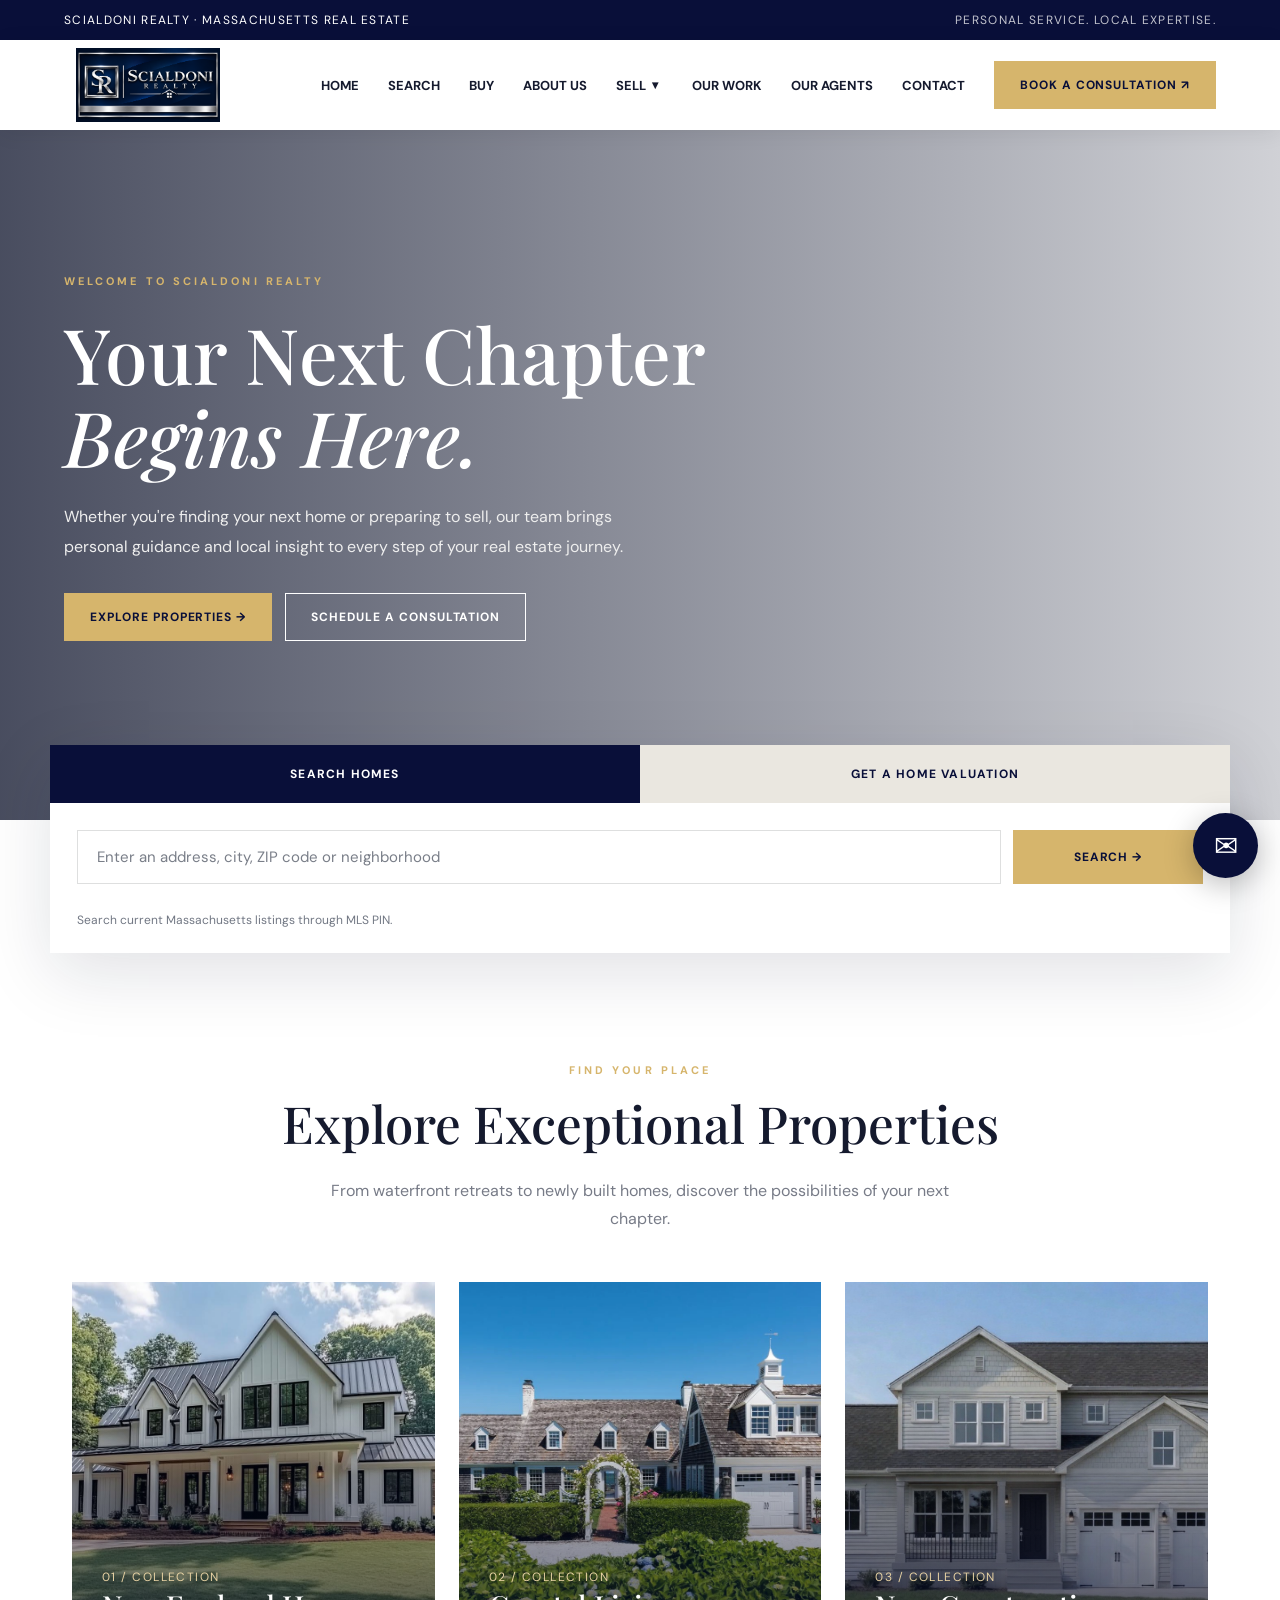
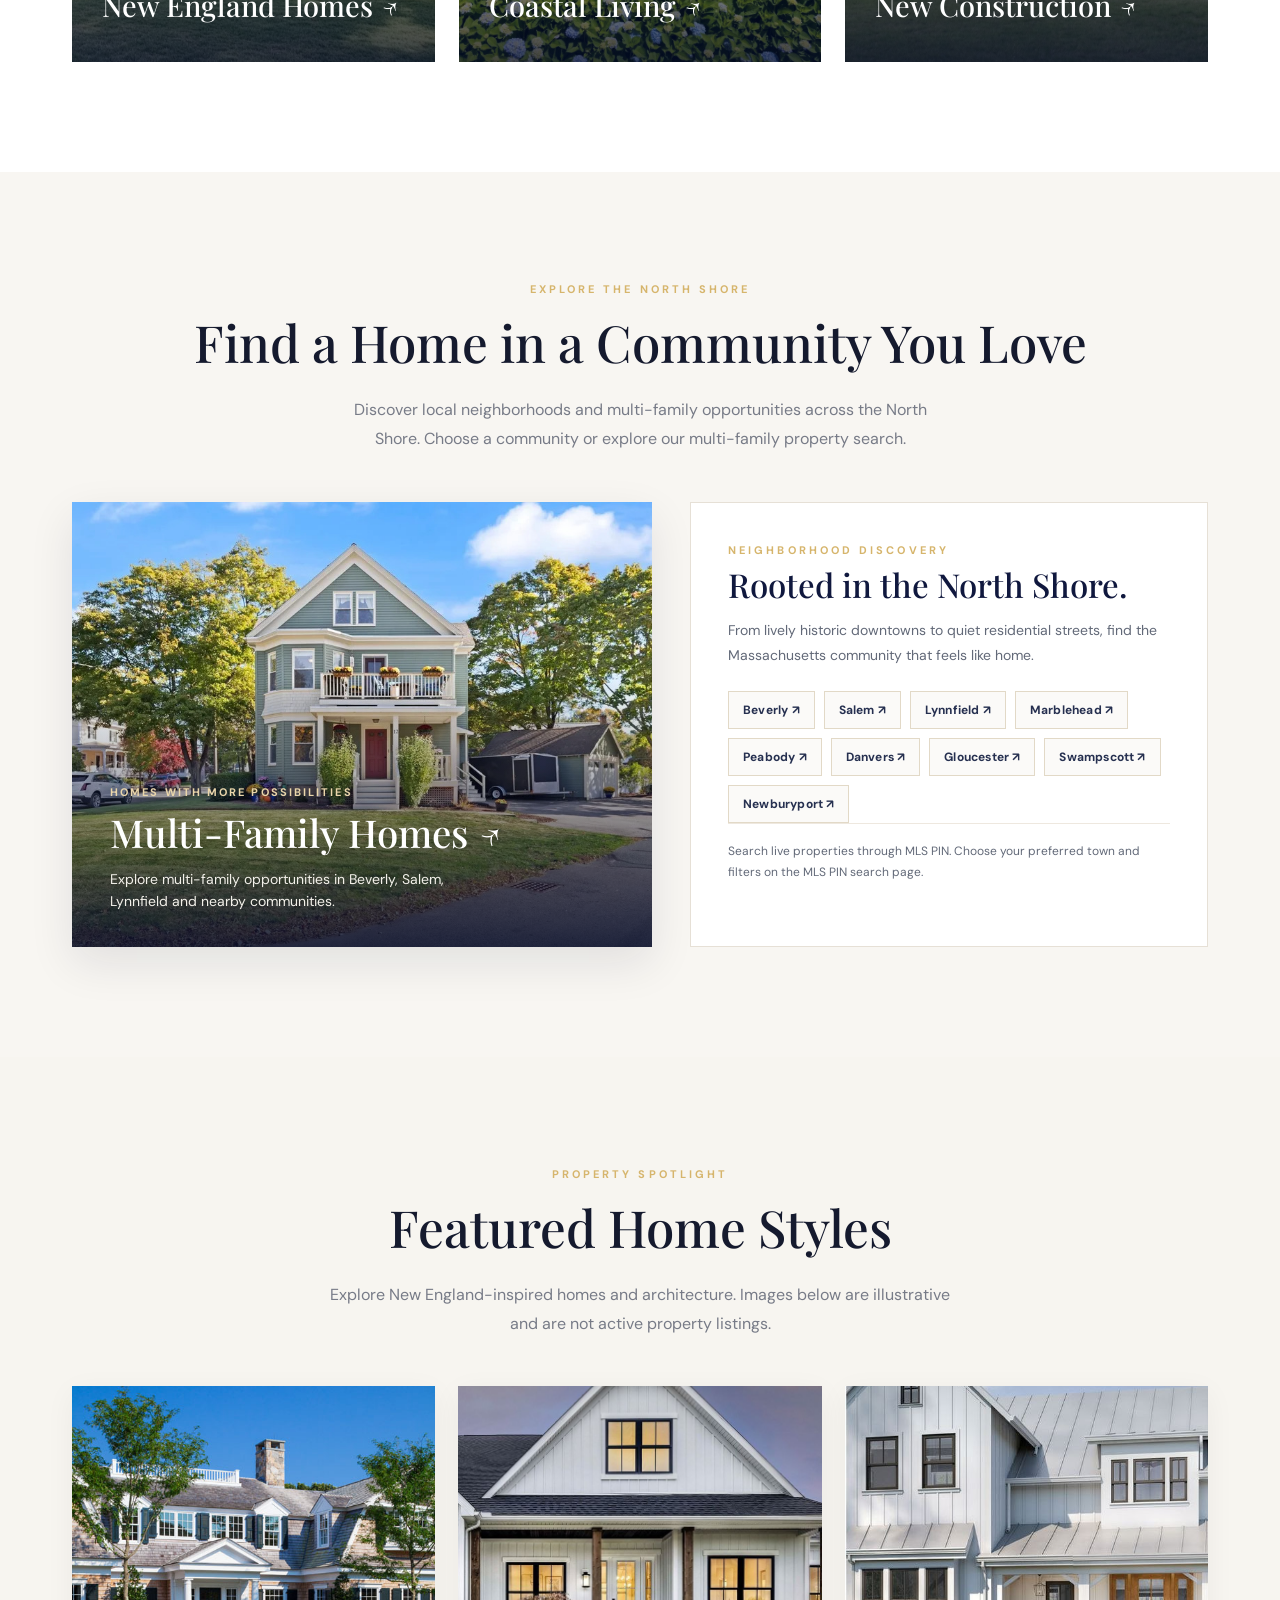
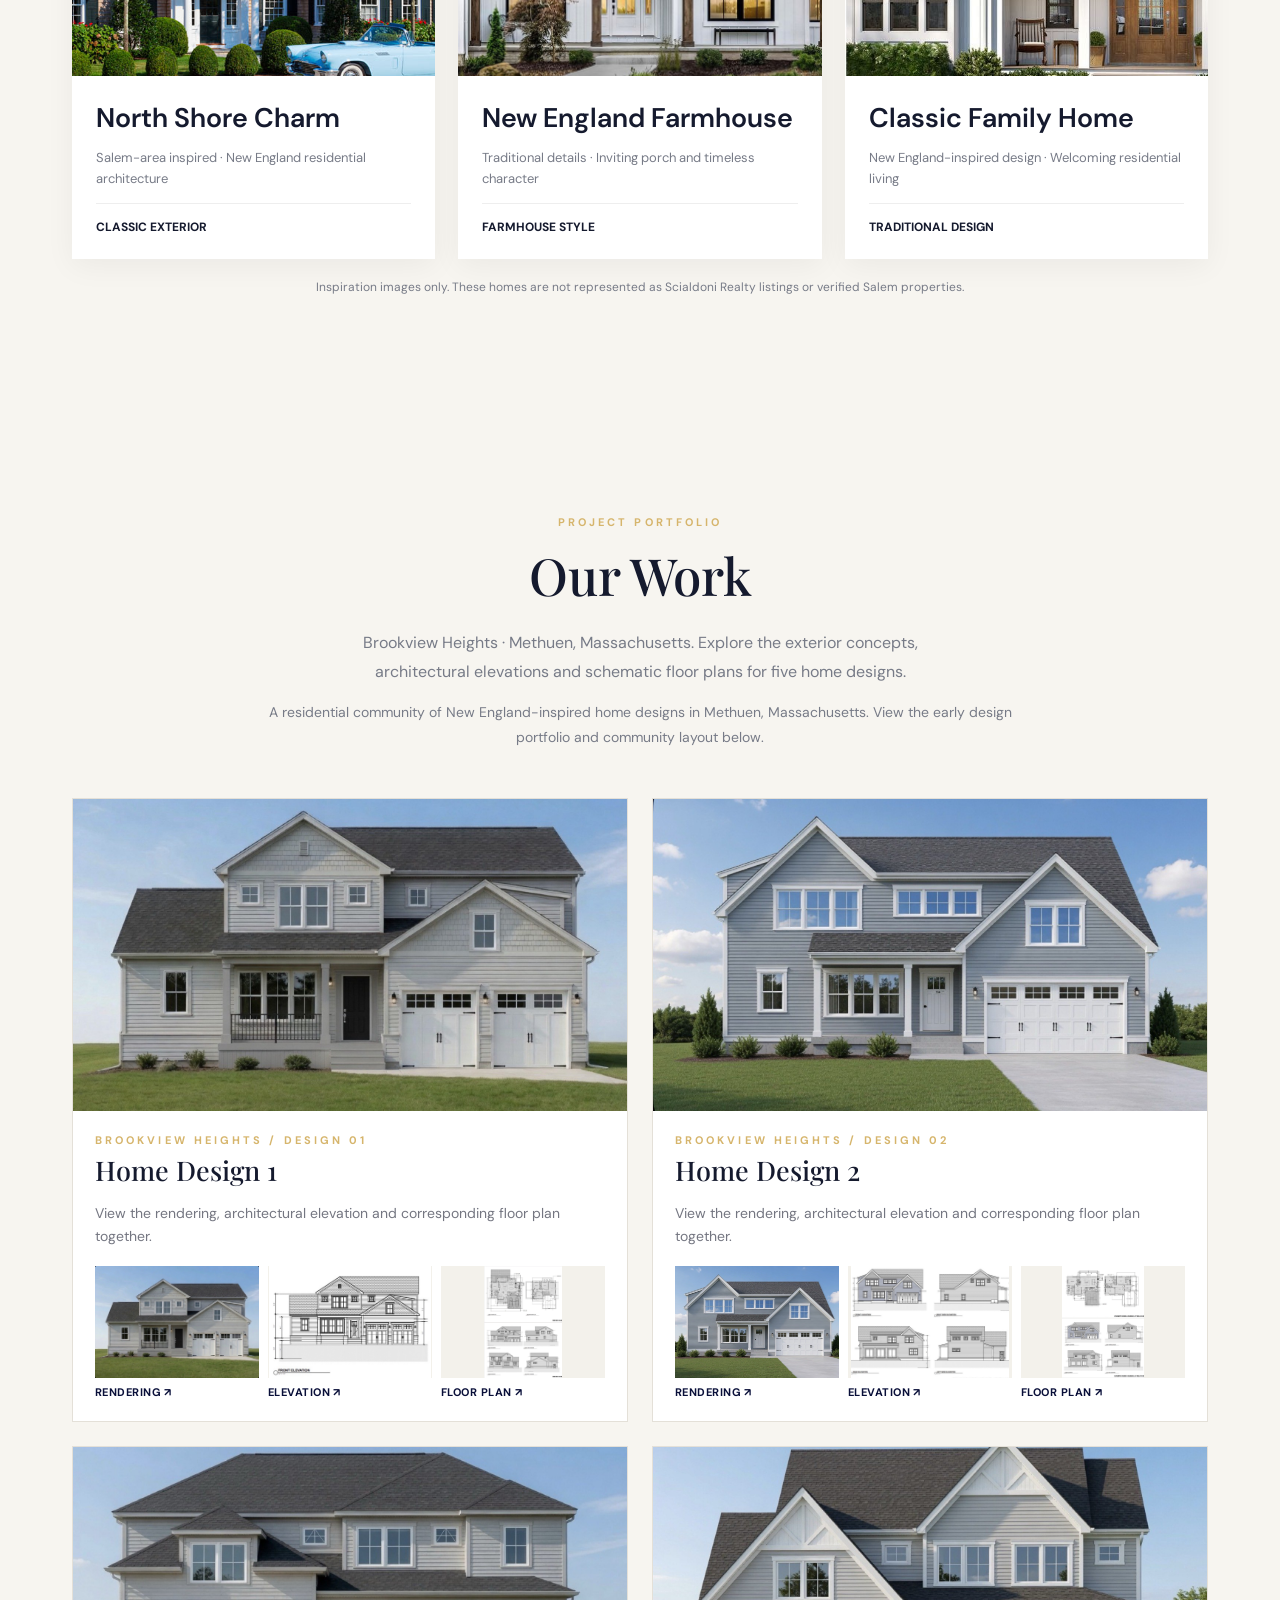
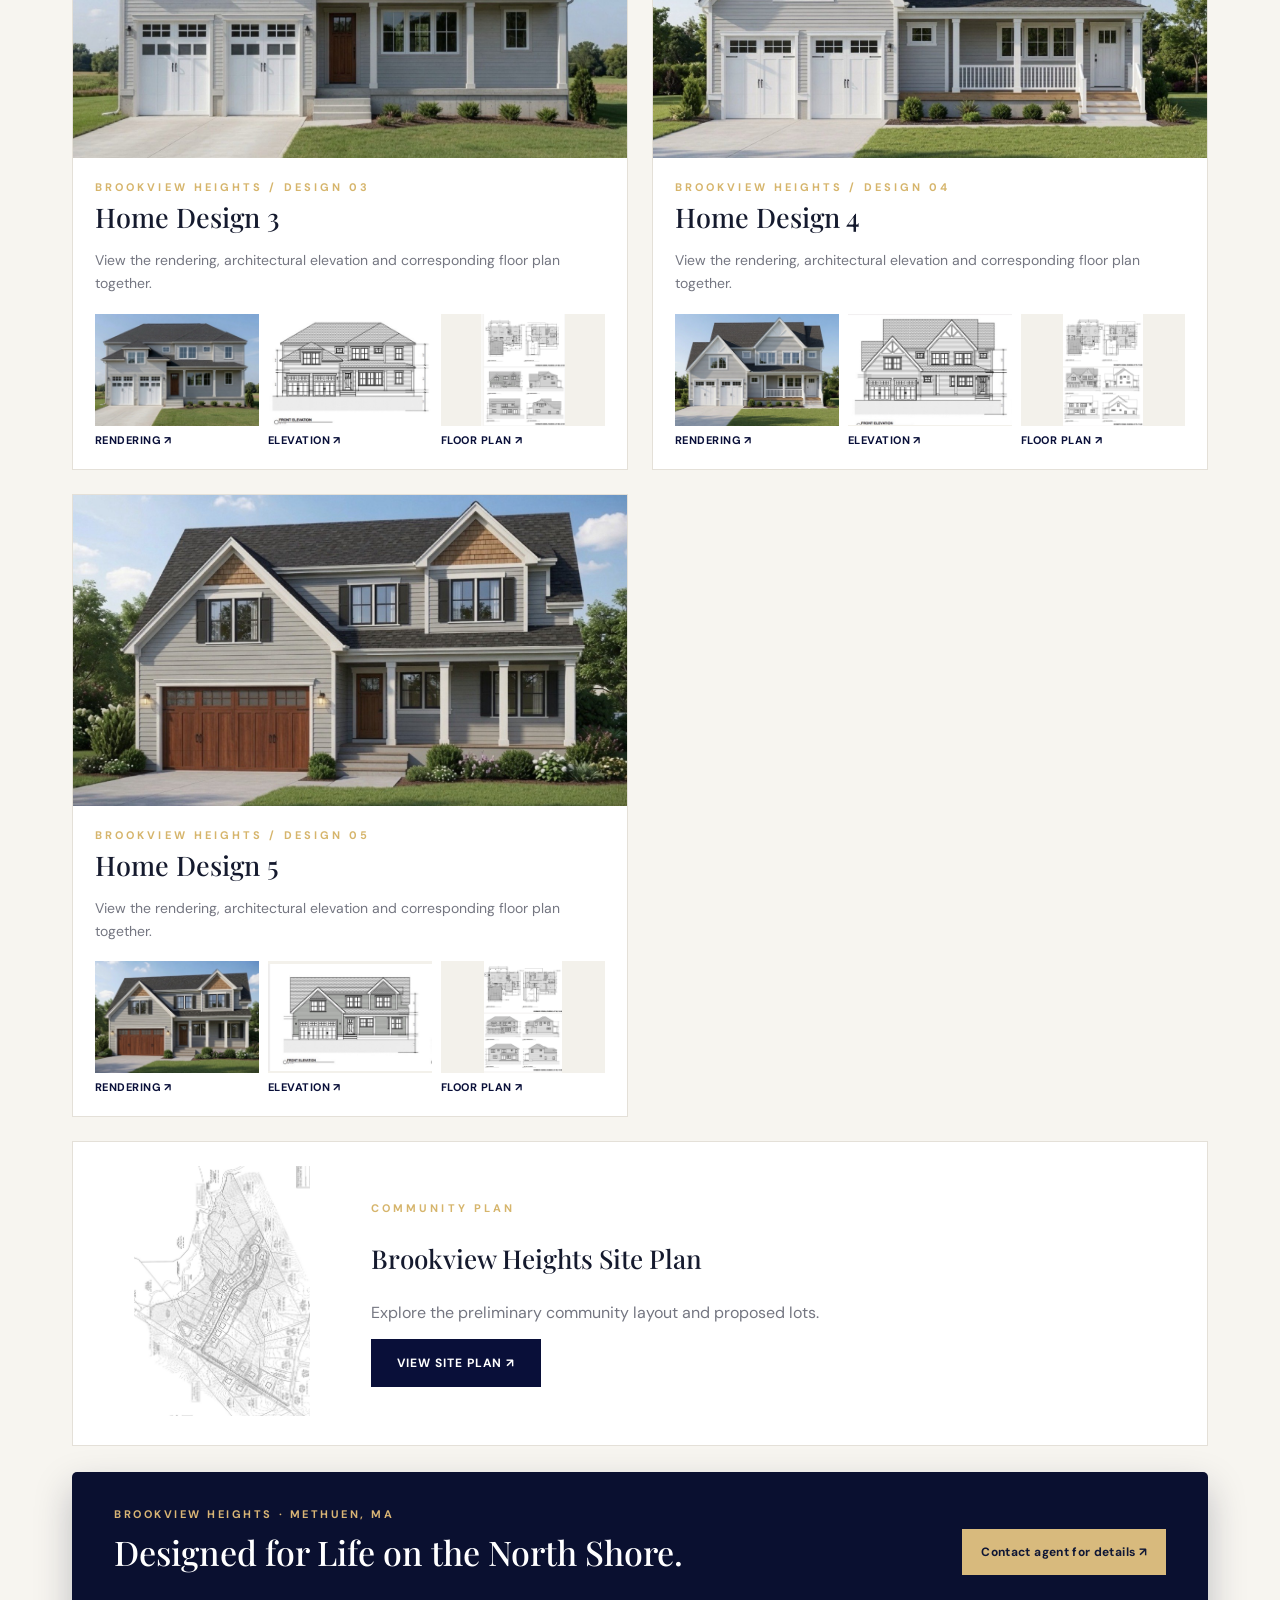
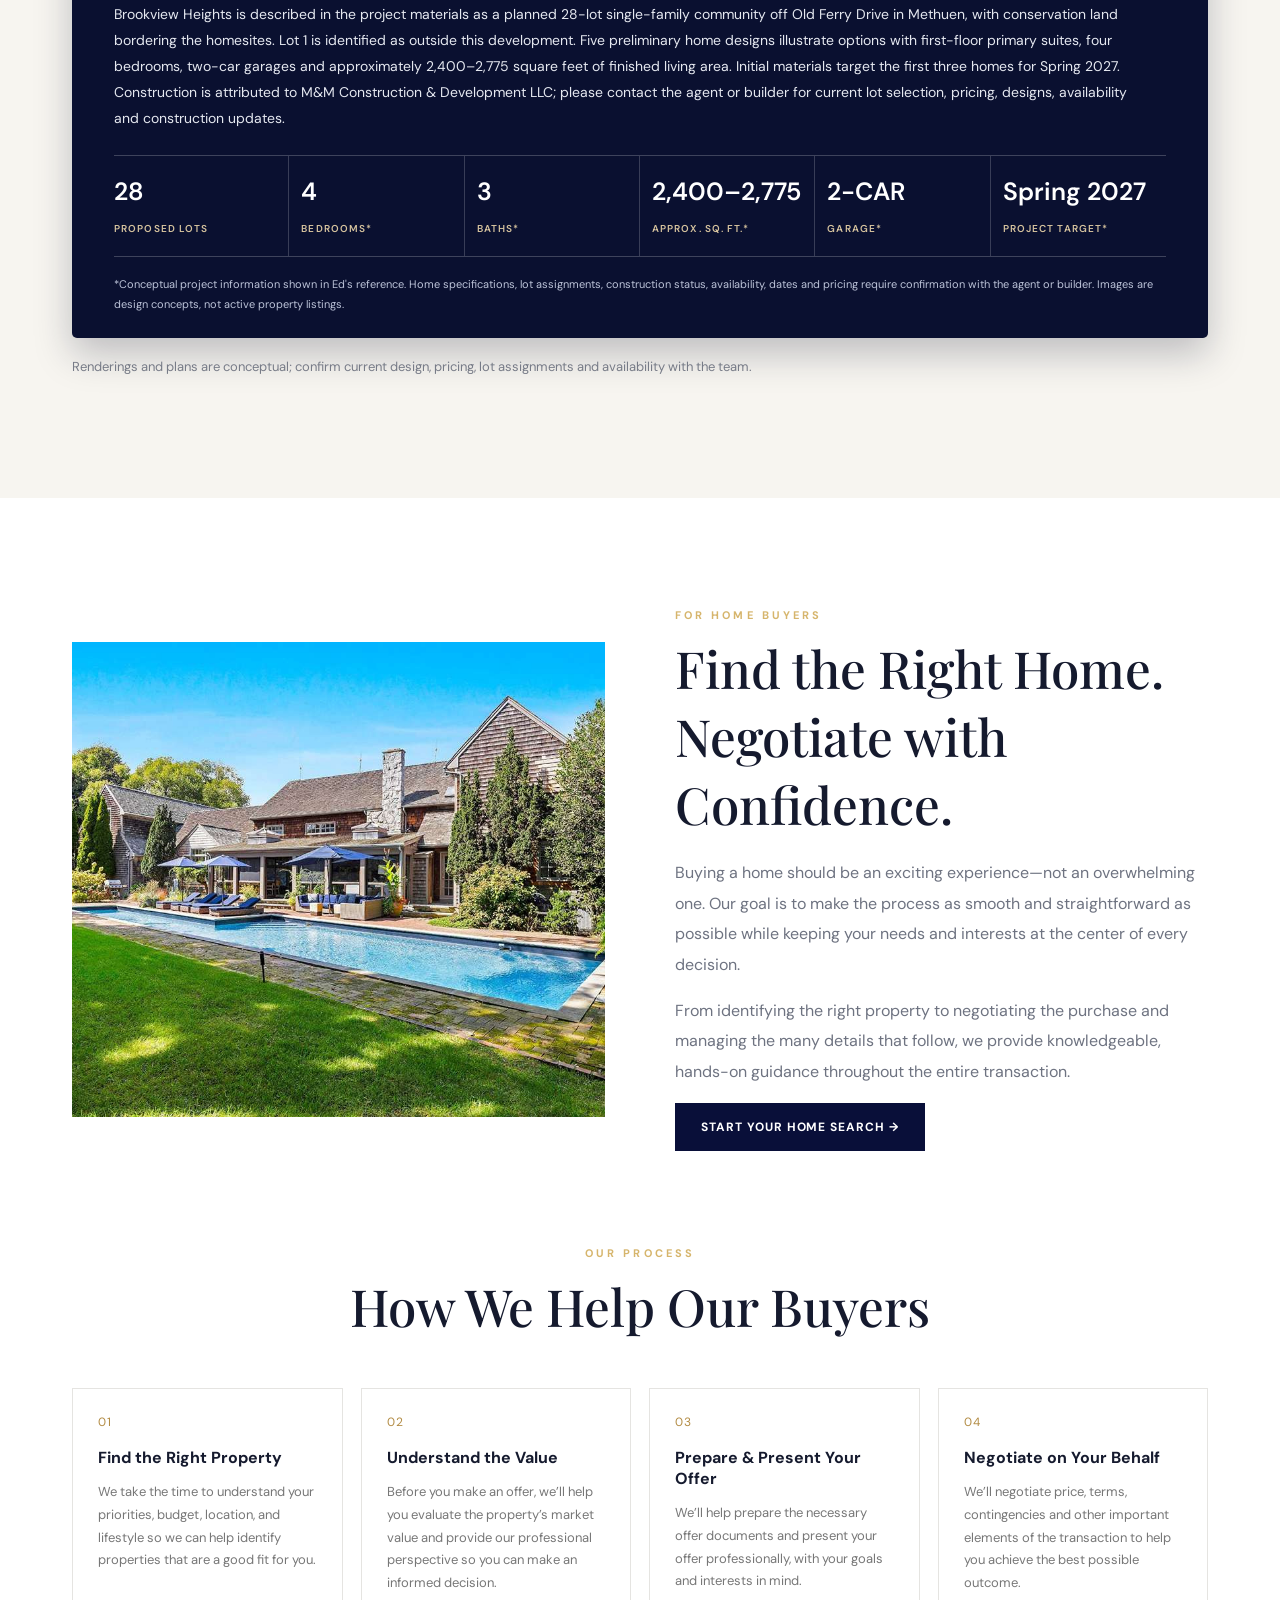
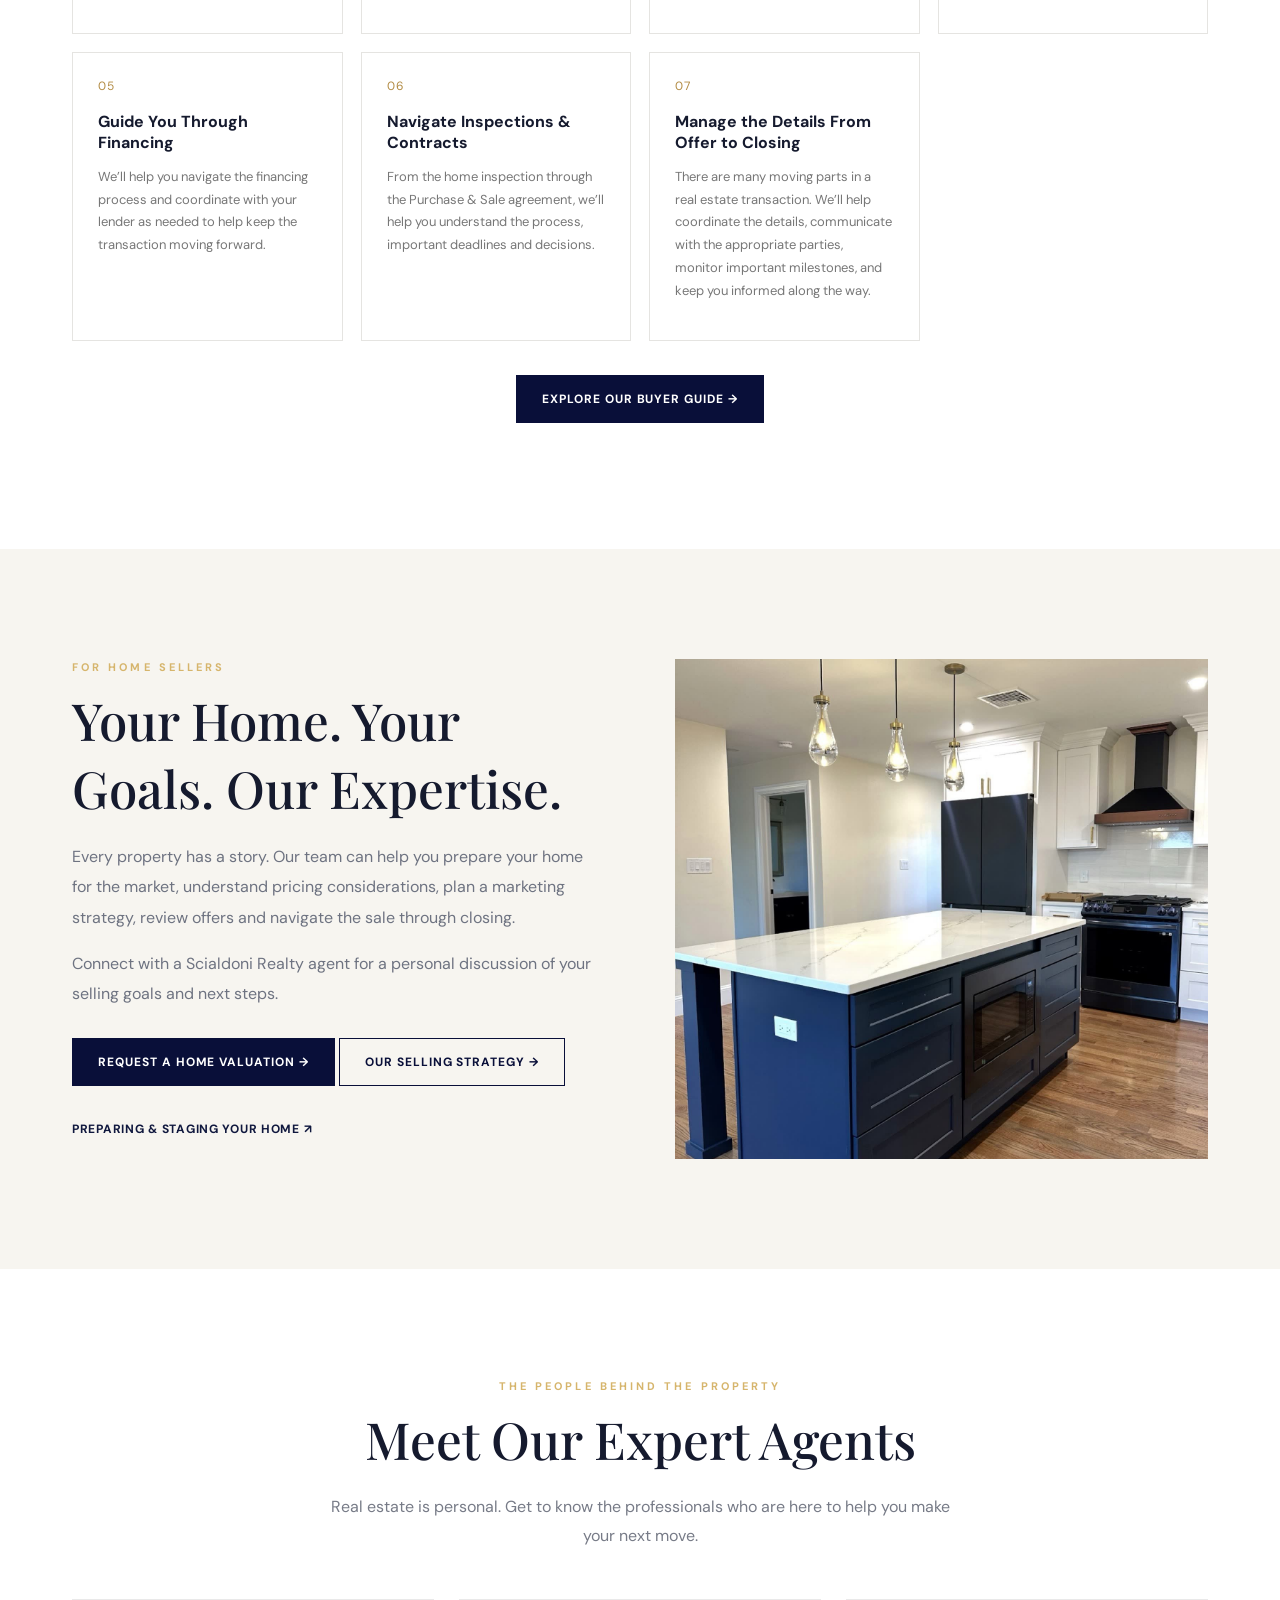
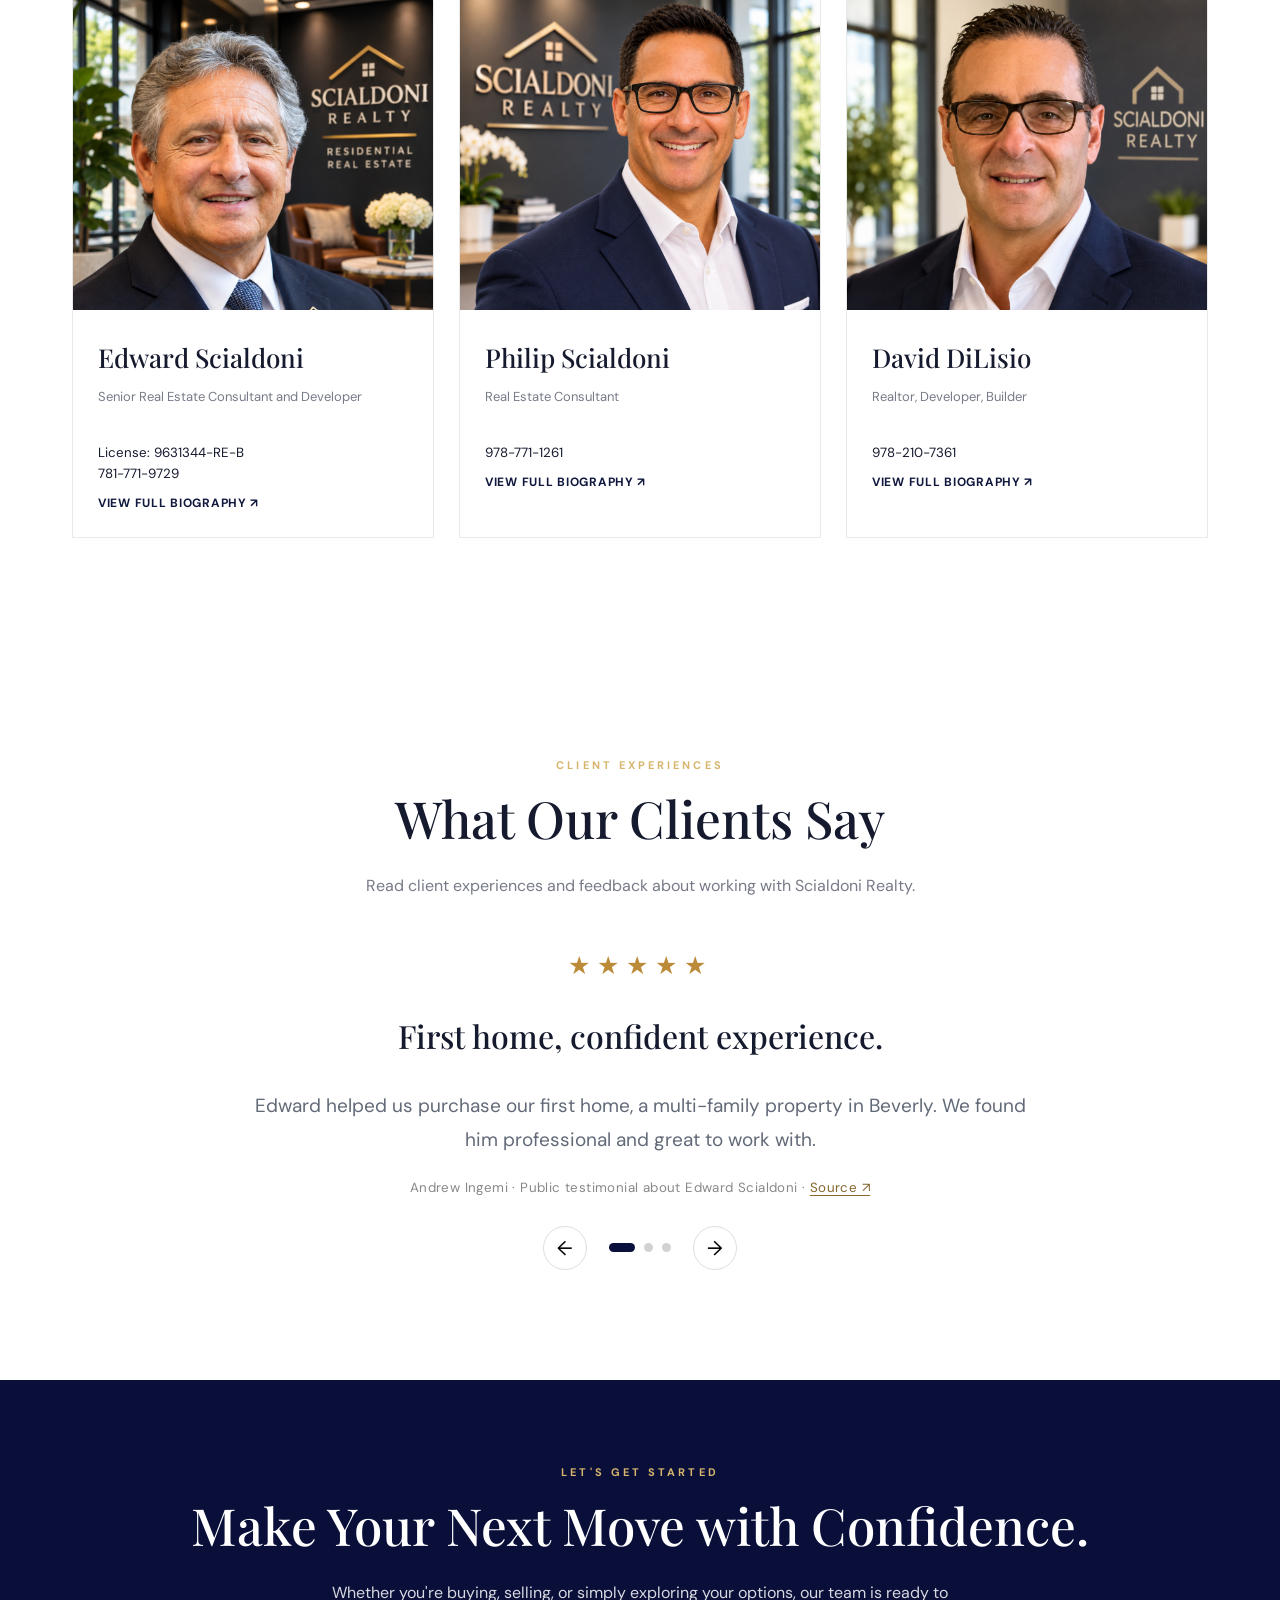
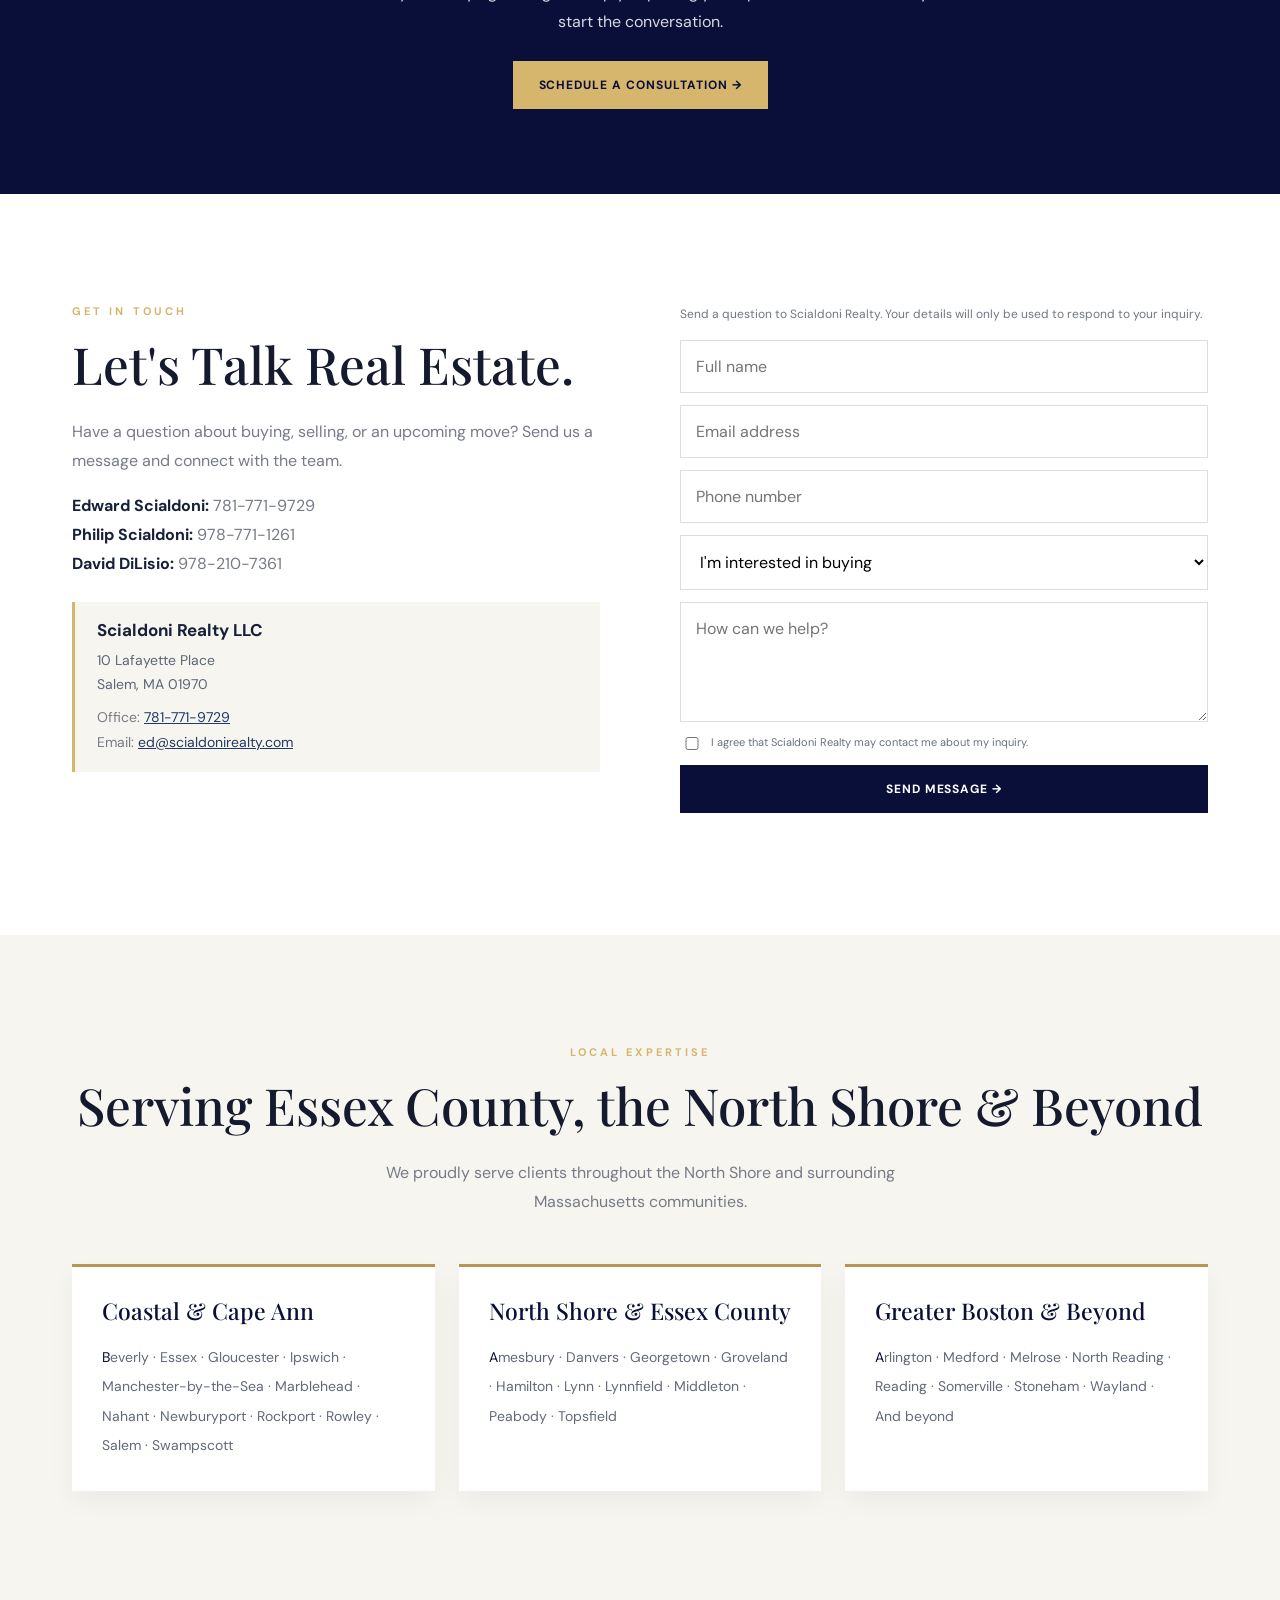
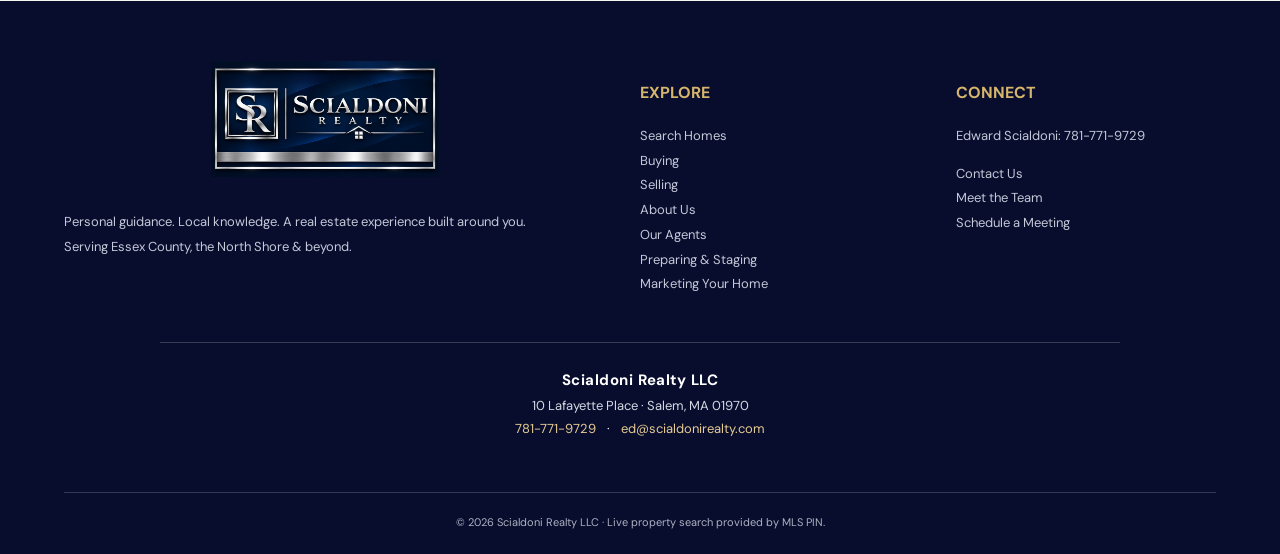
<file: index.html>
<!DOCTYPE html>

<html lang="en"><head>
<meta charset="utf-8"/>
<!-- Scialdoni Realty V16: page-specific social preview. Update absolute URLs when the official domain is connected. -->
<link rel="canonical" href="https://thaha3000.github.io/scialdoni-realty-v19/">
<meta property="og:type" content="website">
<meta property="og:site_name" content="Scialdoni Realty">
<meta property="og:title" content="Scialdoni Realty | Your Next Chapter Begins Here">
<meta property="og:description" content="Scialdoni Realty — Massachusetts real estate guidance, buying, selling and property consultations.">
<meta property="og:url" content="https://thaha3000.github.io/scialdoni-realty-v19/">
<meta property="og:image" content="https://thaha3000.github.io/scialdoni-realty-v19/scialdoni-share.jpg">
<meta property="og:image:secure_url" content="https://thaha3000.github.io/scialdoni-realty-v19/scialdoni-share.jpg">
<meta property="og:image:type" content="image/jpeg">
<meta property="og:image:width" content="1200">
<meta property="og:image:height" content="630">
<meta property="og:image:alt" content="Scialdoni Realty silver monogram and wordmark on navy with a silver frame">
<meta name="twitter:card" content="summary_large_image">
<meta name="twitter:title" content="Scialdoni Realty | Your Next Chapter Begins Here">
<meta name="twitter:description" content="Scialdoni Realty — Massachusetts real estate guidance, buying, selling and property consultations.">
<meta name="twitter:image" content="https://thaha3000.github.io/scialdoni-realty-v19/scialdoni-share.jpg">
<meta name="twitter:image:alt" content="Scialdoni Realty — Your Next Chapter Begins Here">
<!-- End V16 social metadata -->
<meta content="width=device-width,initial-scale=1" name="viewport"/><meta content="Scialdoni Realty — Massachusetts real estate guidance, buying, selling and property consultations." name="description"/><title>Scialdoni Realty | Your Next Chapter Begins Here</title><link href="https://fonts.googleapis.com" rel="preconnect"/><link crossorigin="" href="https://fonts.gstatic.com" rel="preconnect"/><link href="https://fonts.googleapis.com/css2?family=DM+Sans:wght@400;500;600;700&amp;family=Playfair+Display:wght@400;500;600&amp;display=swap" rel="stylesheet"/><style>
:root{--navy:#090f39;--navy2:#131c4d;--gold:#d6b56c;--cream:#f7f5f0;--ink:#151a2e;--muted:#777b87}*{box-sizing:border-box}html{scroll-behavior:smooth}body{margin:0;font-family:'DM Sans',Arial,sans-serif;color:var(--ink);background:#fff}a{text-decoration:none;color:inherit}button,input,select,textarea{font:inherit}button{cursor:pointer}button:focus-visible,a:focus-visible,input:focus-visible{outline:3px solid var(--gold);outline-offset:3px}.top{background:var(--navy);color:#fff;padding:12px 5%;font-size:12px;letter-spacing:.11em;display:flex;justify-content:space-between}.top span{opacity:.75}.nav{height:90px;display:flex;align-items:center;justify-content:space-between;padding:0 5%;background:#fff;position:sticky;top:0;z-index:20;box-shadow:0 3px 20px #00000012}.brand{display:flex;align-items:center;gap:12px;color:var(--navy)}.monogram{border:1px solid var(--gold);outline:1px solid var(--navy);outline-offset:3px;width:48px;height:48px;display:grid;place-items:center;font:25px 'Playfair Display',serif}.brand b{font:25px 'Playfair Display',serif;display:block;line-height:1}.brand small{font-size:9px;letter-spacing:.4em}.links{display:flex;gap:29px;align-items:center;font-size:13px;font-weight:700}.links a:hover{color:#a17a31}.btn{background:var(--navy);color:white;border:1px solid var(--navy);padding:15px 25px;display:inline-flex;align-items:center;justify-content:center;gap:12px;font-weight:700;font-size:12px;letter-spacing:.08em;text-transform:uppercase;transition:.2s}.btn:hover{background:#27346c}.btn.gold{background:var(--gold);border-color:var(--gold);color:var(--navy)}.btn.outline{background:transparent;border-color:#fff;color:#fff}.menu{display:none;border:0;background:none;font-size:28px}.hero{min-height:690px;position:relative;background:linear-gradient(90deg,rgba(5,11,36,.73),rgba(5,11,36,.19)),url('https://images.unsplash.com/photo-1600607687920-4e2a09cf159d?auto=format&fit=crop&w=2000&q=85') center/cover;display:flex;align-items:center;color:white}.hero-inner{width:min(1180px,90%);margin:auto;padding:90px 0 125px}.eyebrow{font-size:11px;font-weight:700;letter-spacing:.28em;text-transform:uppercase;color:var(--gold)}h1,h2,h3{font-family:'Playfair Display',Georgia,serif;font-weight:500}h1{font-size:clamp(50px,6vw,92px);line-height:1.08;max-width:760px;margin:24px 0}h2{font-size:clamp(34px,4vw,56px);margin:12px 0 20px}h3{font-size:25px}.hero p{max-width:590px;line-height:1.9;color:#eee;font-size:16px}.hero-actions{display:flex;gap:13px;margin-top:30px;flex-wrap:wrap}.search-panel{max-width:1180px;margin:-75px auto 0;background:#fff;position:relative;z-index:2;box-shadow:0 20px 65px #10163020}.tabs{display:grid;grid-template-columns:1fr 1fr}.tab{padding:21px;border:0;background:#eae7e0;color:var(--navy);font-weight:700;letter-spacing:.1em;font-size:12px}.tab.active{background:var(--navy);color:#fff}.search-body{padding:27px;display:flex;gap:12px}.search-body input{flex:1;min-width:0;border:1px solid #e4e4e4;padding:16px 19px}.search-body .btn{min-width:170px}.search-note{font-size:12px;color:var(--muted);padding:0 27px 22px}.container{max-width:1180px;margin:auto;padding:0 22px}.section{padding:110px 0}.section-head{text-align:center;margin-bottom:48px}.section-head p{max-width:620px;margin:auto;color:var(--muted);line-height:1.8}.categories{display:grid;grid-template-columns:repeat(3,1fr);gap:24px}.category{height:380px;position:relative;overflow:hidden;display:flex;align-items:end;background-size:cover;background-position:center}.category:before{content:'';position:absolute;inset:0;background:linear-gradient(transparent 30%,#020a2bba)}.category>div{position:relative;color:white;padding:30px;width:100%}.category h3{margin:0 0 8px;font-size:29px}.category span{font-size:12px;letter-spacing:.12em;color:#e6d1a3}.category:hover{background-size:auto 110%}.cream{background:var(--cream)}.listing-grid{display:grid;grid-template-columns:repeat(3,1fr);gap:23px}.listing{background:white;box-shadow:0 7px 28px #0000000d}.listing .photo{height:225px;background-size:cover;background-position:center;position:relative}.listing .tag{position:absolute;left:18px;top:18px;background:var(--navy);color:white;padding:9px 12px;font-size:10px;letter-spacing:.08em}.listing-content{padding:24px}.listing h3{font:600 27px 'DM Sans',sans-serif;margin:0 0 8px}.listing p{color:var(--muted);font-size:13px;line-height:1.6}.listing .meta{border-top:1px solid #eee;padding-top:15px;font-size:12px;font-weight:700;display:flex;gap:15px}.disclaimer{font-size:12px;color:var(--muted);margin-top:20px;text-align:center}.split{display:grid;grid-template-columns:1fr 1fr;align-items:center;gap:70px}.split img{width:100%;height:500px;object-fit:cover}.split p{line-height:1.9;color:#6e7381}.features{display:grid;grid-template-columns:repeat(4,1fr);gap:18px;margin-top:42px}.feature{border:1px solid #e5e4e1;padding:25px;background:white}.feature .num{color:#b28b43;font-size:12px;letter-spacing:.1em}.feature h3{font:700 16px 'DM Sans',sans-serif;margin:17px 0 9px}.feature p{font-size:13px;line-height:1.75;color:#777}.agent-grid{display:grid;grid-template-columns:repeat(3,1fr);gap:25px}.agent{border:1px solid #e9e9e9;background:white}.agent img{width:100%;height:310px;object-fit:cover;object-position:top}.agent .detail{padding:25px}.agent h3{font-size:26px;margin:0 0 7px}.agent p{font-size:13px;color:var(--muted);min-height:40px}.agent .detail button{border:0;background:transparent;color:var(--navy);font-weight:700;font-size:12px;letter-spacing:.07em;padding:10px 0}.cta{background:var(--navy);color:white;text-align:center;padding:85px 20px}.cta p{color:#d7d8e0;max-width:650px;margin:0 auto 25px;line-height:1.8}.contact-grid{display:grid;grid-template-columns:1fr 1fr;gap:80px}.contact-grid p{line-height:1.8;color:var(--muted)}.form{display:grid;gap:12px}.form input,.form textarea,.form select{width:100%;border:1px solid #dcdde2;padding:15px;background:white}.form textarea{min-height:120px}.footer{background:#080d2e;color:#fff;padding:60px 5% 25px}.foot-grid{max-width:1180px;margin:auto;display:grid;grid-template-columns:2fr 1fr 1fr;gap:55px}.footer p,.footer a{color:#c4c8d7;font-size:13px;line-height:1.9}.footer h4{color:var(--gold)}.copyright{border-top:1px solid #ffffff2c;margin-top:50px;padding-top:22px;text-align:center;color:#adb1c0;font-size:11px}.chat-launch{position:fixed;right:22px;bottom:22px;z-index:30;border:0;border-radius:50%;width:65px;height:65px;background:var(--navy);color:#fff;font-size:29px;box-shadow:0 7px 30px #0004}.chat{position:fixed;right:22px;bottom:98px;width:min(370px,calc(100vw - 44px));background:#fff;box-shadow:0 12px 60px #0004;z-index:31;display:none;border-radius:10px;overflow:hidden}.chat.open{display:block}.chat-head{background:var(--navy);color:white;padding:22px}.chat-head strong{font:25px 'Playfair Display',serif}.chat-body{padding:22px}.chat-body p{background:#f0eee8;padding:19px;border-radius:10px;line-height:1.7}.chat-actions{display:grid;gap:10px}.chat-actions a{padding:13px;text-align:center;border:1px solid var(--navy);font-size:13px;font-weight:700}.modal-backdrop{position:fixed;inset:0;background:#0009;display:none;place-items:center;z-index:40;padding:20px}.modal-backdrop.open{display:grid}.modal{background:white;width:min(550px,100%);padding:30px;max-height:90vh;overflow:auto;position:relative}.modal .close{position:absolute;right:16px;top:12px;background:none;border:0;font-size:28px}.modal h2{font-size:36px}.modal p{line-height:1.8;color:var(--muted)}.modal .btn{margin-top:12px}.notice{font-size:12px;color:#805d17;background:#fff6df;padding:12px;margin-top:14px}#form-status{font-size:13px;color:#8a641e} @media(max-width:850px){.menu{display:block}.links{display:none;position:absolute;top:90px;left:0;right:0;background:#fff;padding:22px;box-shadow:0 20px 20px #0002;flex-direction:column}.links.open{display:flex}.top{display:none}.hero{min-height:620px}.categories,.listing-grid,.agent-grid{grid-template-columns:1fr 1fr}.split,.contact-grid{grid-template-columns:1fr;gap:30px}.features{grid-template-columns:1fr 1fr}.foot-grid{grid-template-columns:1fr 1fr}.section{padding:75px 0}}@media(max-width:550px){.nav{height:76px}.links{top:76px}.brand b{font-size:21px}.hero-inner{padding:70px 0 120px}.search-panel{margin:-60px 15px 0}.search-body{flex-direction:column}.categories,.listing-grid,.agent-grid,.features,.foot-grid{grid-template-columns:1fr}.category{height:290px}.split img{height:320px}.agent img{height:350px}.section{padding:65px 0}.top{display:none}}
</style><style>
/* Additions only — original Scialdoni Realty visual system is preserved */
.work-gallery{display:grid;grid-template-columns:repeat(2,minmax(0,1fr));gap:24px;margin-top:35px}.work-home{border:1px solid #e4e0d8;background:#fff;overflow:hidden}.work-home>img{display:block;width:100%;aspect-ratio:16/9;object-fit:cover}.work-copy{padding:22px}.work-copy h3{font-family:'Playfair Display',Georgia,serif;font-size:27px;margin:5px 0 10px}.work-copy p{color:#747681;font-size:14px;line-height:1.65}.work-trio{display:grid;grid-template-columns:repeat(3,minmax(0,1fr));gap:9px;margin-top:18px}.work-trio a{font-size:11px;letter-spacing:.04em;color:var(--navy);font-weight:700}.work-trio img{width:100%;height:112px;object-fit:contain;background:#f3f1eb;display:block;margin-bottom:7px}.work-trio a:hover{text-decoration:underline}.work-site{display:flex;gap:24px;align-items:center;background:#fff;border:1px solid #e4e0d8;padding:24px;margin-top:24px}.work-site img{width:250px;max-height:250px;object-fit:contain}.work-site h3{font-family:'Playfair Display',Georgia,serif;font-size:26px}.work-site p{color:#747681}.work-note{color:#777b87;font-size:13px;margin-top:15px}@media(max-width:750px){.work-gallery{grid-template-columns:1fr}.work-site{display:block}.work-site img{width:100%}.work-trio img{height:90px}}
</style><style>.listing .photo{background-size:contain;background-repeat:no-repeat;background-color:#eeeae3}.location-collections{background:#faf8f3}.location-grid{display:grid;grid-template-columns:repeat(4,1fr);gap:20px}.location-grid a{display:flex;flex-direction:column;background:white;border:1px solid #e6e2d9;padding-bottom:18px}.location-grid img{width:100%;height:190px;object-fit:contain;background:#eeece6}.location-grid strong{font-size:19px;padding:18px 15px 6px}.location-grid span{color:#777;font-size:12px;padding:0 15px}.area-list{display:flex;flex-wrap:wrap;gap:11px;justify-content:center}.area-list span{padding:10px 15px;border-bottom:1px solid #d8c9ad;color:#293047}.review-stage{max-width:780px;margin:auto;min-height:255px;text-align:center}.review-slide{display:none}.review-slide.active{display:block}.review-slide h3{font-size:32px}.review-slide p{font-size:19px;line-height:1.8;color:#626a78}.review-slide small{color:#888}.stars{font-size:25px;color:#bb8b39;letter-spacing:7px}.review-controls{display:flex;align-items:center;justify-content:center;gap:22px}.review-controls>button{border:1px solid #ddd;background:white;width:44px;height:44px;border-radius:50%;font-size:20px}.review-dots{display:flex;gap:9px}.review-dots button{height:9px;width:9px;border:0;border-radius:50%;background:#d2d2d2;padding:0}.review-dots button.active{background:#0a103c;width:26px;border-radius:10px}@media(max-width:800px){.location-grid{grid-template-columns:repeat(2,1fr)}}@media(max-width:500px){.location-grid{grid-template-columns:1fr}}</style><style>
/* V8 visual refinements */
.location-grid{display:grid;grid-template-columns:repeat(4,minmax(0,1fr));gap:20px}.location-grid a{background:#fff;display:flex;flex-direction:column;overflow:hidden;border:1px solid #e7e3dc;box-shadow:0 12px 30px #1016300b;transition:transform .2s,box-shadow .2s}.location-grid a:hover{transform:translateY(-4px);box-shadow:0 16px 36px #10163020}.location-grid img{width:100%;height:230px;object-fit:cover;display:block}.location-grid strong{font-size:20px;line-height:1.3;padding:19px 20px 4px}.location-grid span{font-size:13px;color:#747987;line-height:1.65;padding:0 20px 23px}.listing .photo{height:290px;background-size:cover;background-position:center}.category{background-size:cover!important;transition:transform .25s}.category:hover{transform:translateY(-4px)}#buyers .split img{height:480px;object-fit:cover;object-position:center}.area-list{display:grid!important;grid-template-columns:repeat(3,minmax(0,1fr));gap:24px!important;align-items:stretch}.area-region{padding:30px;background:white;border-top:3px solid var(--gold);box-shadow:0 10px 25px #0a15300c}.area-region h3{font-size:23px;color:var(--navy);margin:0 0 18px}.area-region p{font-size:14px;color:#626978;line-height:2.1;margin:0}.area-region p::first-letter{color:var(--navy)}@media(max-width:900px){.location-grid{grid-template-columns:repeat(2,minmax(0,1fr))}.area-list{grid-template-columns:1fr!important}}@media(max-width:560px){.location-grid{grid-template-columns:1fr}.location-grid img{height:260px}.listing .photo{height:260px}}
</style><link href="site-v10.css" rel="stylesheet"/><link href="site-v11.css" rel="stylesheet"/><link href="site-v12.css" rel="stylesheet"/><meta content="Scialdoni Realty LLC" name="author"/><link href="site-v14.css" rel="stylesheet"/><link href="site-v15.css" rel="stylesheet"/><link rel="stylesheet" href="site-v17.css"/><link rel="icon" type="image/png" href="favicon.png">
</head><body>
<div class="top"><div>SCIALDONI REALTY · MASSACHUSETTS REAL ESTATE</div><span>PERSONAL SERVICE. LOCAL EXPERTISE.</span></div>
<header class="nav"><a class="brand v17-brand-logo" href="#home" aria-label="Scialdoni Realty homepage"><img src="scialdoni-logo.png" alt="Scialdoni Realty" width="1754" height="897"/></a><button aria-label="Toggle menu" class="menu" onclick="document.querySelector('.links').classList.toggle('open')">☰</button><nav class="links"><a href="#home">HOME</a><a href="search.html">SEARCH</a><a href="buyer.html">BUY</a><a href="about.html">ABOUT US</a><div class="sell-nav"><a class="sell-main-link" href="sell.html">SELL</a><button aria-expanded="false" aria-label="Open Sell pages" class="sell-toggle" type="button">▾</button><div class="sell-menu"><a href="staging.html">Preparing &amp; Staging Your Home</a><a href="sell.html">Marketing Your Home</a></div></div><a href="#work">OUR WORK</a><a href="#agents">OUR AGENTS</a><a href="#contact">CONTACT</a><a aria-label="Schedule a consultation with Edward Scialdoni on Calendly (opens a new tab)" class="btn gold" href="https://calendly.com/escialdoni/30min" rel="noopener noreferrer" target="_blank">BOOK A CONSULTATION ↗</a></nav></header>
<main><section class="hero" id="home"><div class="hero-inner"><div class="eyebrow">WELCOME TO SCIALDONI REALTY</div><h1>Your Next Chapter <em>Begins Here.</em></h1><p>Whether you're finding your next home or preparing to sell, our team brings personal guidance and local insight to every step of your real estate journey.</p><div class="hero-actions"><a class="btn gold" href="#explore">EXPLORE PROPERTIES →</a><a aria-label="Schedule a consultation with Edward Scialdoni on Calendly (opens a new tab)" class="btn outline" href="https://calendly.com/escialdoni/30min" rel="noopener noreferrer" target="_blank">SCHEDULE A CONSULTATION</a></div></div></section>
<div class="search-panel v15-search-panel" id="explore">
<div aria-label="Property tools" class="tabs" role="tablist">
<button aria-selected="true" class="tab active" id="tab-buy" role="tab" type="button">SEARCH HOMES</button>
<button aria-selected="false" class="tab" id="tab-sell" role="tab" type="button">GET A HOME VALUATION</button>
</div>
<form action="https://idx.mlspin.com/MLS.IDX/Search?AgentId=C9501243" class="search-body v15-search-form" id="home-mls-search" method="get" target="_blank">
<input name="AgentId" type="hidden" value="C9501243"/>
<label class="v15-visually-hidden" for="home-search-location">Enter an address, city, ZIP code or neighborhood</label>
<input autocomplete="off" id="home-search-location" placeholder="Enter an address, city, ZIP code or neighborhood" type="search"/>
<button class="btn gold" type="submit">SEARCH →</button>
</form>
<p class="v15-search-hint" id="home-search-hint">Search current Massachusetts listings through MLS PIN.</p>
<p aria-live="polite" class="v15-search-feedback" hidden="" id="home-search-feedback" role="status"></p>
</div>
<section class="section"><div class="container"><div class="section-head"><div class="eyebrow">FIND YOUR PLACE</div><h2>Explore Exceptional Properties</h2><p>From waterfront retreats to newly built homes, discover the possibilities of your next chapter.</p></div><div class="categories"><a class="category" href="#listings" style="background-image:url('new-england-home-3.jpg')"><div><span>01 / COLLECTION</span><h3>New England Homes ↗</h3></div></a><a class="category coastal-category" href="search.html" style="background-image:url('north-shore-coastal-home.jpg')"><div><span>02 / COLLECTION</span><h3>Coastal Living ↗</h3></div></a><a class="category" href="#work" style="background-image:url('brookview-house-1-render.jpg')"><div><span>03 / COLLECTION</span><h3>New Construction ↗</h3></div></a></div></div></section>
<section class="section location-collections" id="communities"><div class="container"><div class="section-head"><div class="eyebrow">EXPLORE THE NORTH SHORE</div><h2>Find a Home in a Community You Love</h2><p>Discover local neighborhoods and multi-family opportunities across the North Shore. Choose a community or explore our multi-family property search.</p></div>
<div class="location-layout">
<a aria-label="Explore multi-family homes in Beverly, Salem, Lynnfield and surrounding communities" class="multifamily-feature" href="search.html"><img alt="Classic New England home with a porch and landscaped yard" src="multifamily-home.jpg"/><div class="multifamily-copy"><div class="mini-eyebrow">HOMES WITH MORE POSSIBILITIES</div><h3>Multi-Family Homes ↗</h3><p>Explore multi-family opportunities in Beverly, Salem, Lynnfield and nearby communities.</p></div></a>
<div class="communities-panel"><div class="eyebrow">NEIGHBORHOOD DISCOVERY</div><h3>Rooted in the North Shore.</h3><p>From lively historic downtowns to quiet residential streets, find the Massachusetts community that feels like home.</p><div class="city-links">
<a href="search.html">Beverly ↗</a><a href="search.html">Salem ↗</a><a href="search.html">Lynnfield ↗</a><a href="search.html">Marblehead ↗</a><a href="search.html">Peabody ↗</a><a href="search.html">Danvers ↗</a><a href="search.html">Gloucester ↗</a><a href="search.html">Swampscott ↗</a><a href="search.html">Newburyport ↗</a>
</div><p class="community-subnote">Search live properties through MLS PIN. Choose your preferred town and filters on the MLS PIN search page.</p></div>
</div></div></section><section class="section cream" id="listings"><div class="container"><div class="section-head"><div class="eyebrow">PROPERTY SPOTLIGHT</div><h2>Featured Home Styles</h2><p>Explore New England-inspired homes and architecture. Images below are illustrative and are not active property listings.</p></div><div class="listing-grid">
<article class="listing"><div class="photo" style="background-image:url('new-england-classic-home.jpg')"></div><div class="listing-content"><h3>North Shore Charm</h3><p>Salem-area inspired · New England residential architecture</p><div class="meta"><span>CLASSIC EXTERIOR</span></div></div></article>
<article class="listing"><div class="photo v12-photo"><img alt="New England farmhouse with an inviting front porch at dusk" decoding="async" loading="eager" src="new-england-home-1.jpg"/></div><div class="listing-content"><h3>New England Farmhouse</h3><p>Traditional details · Inviting porch and timeless character</p><div class="meta"><span>FARMHOUSE STYLE</span></div></div></article>
<article class="listing"><div class="photo" style="background-image:url('new-england-home-2.jpg')"></div><div class="listing-content"><h3>Classic Family Home</h3><p>New England-inspired design · Welcoming residential living</p><div class="meta"><span>TRADITIONAL DESIGN</span></div></div></article>
</div><div class="disclaimer">Inspiration images only. These homes are not represented as Scialdoni Realty listings or verified Salem properties.</div></div></section>
<section class="section cream" id="work"><div class="container"><div class="section-head"><div class="eyebrow">PROJECT PORTFOLIO</div><h2>Our Work</h2><p>Brookview Heights · Methuen, Massachusetts. Explore the exterior concepts, architectural elevations and schematic floor plans for five home designs.</p><p class="v11-work-intro">A residential community of New England-inspired home designs in Methuen, Massachusetts. View the early design portfolio and community layout below.</p></div><div class="work-gallery"><article class="work-home" data-design="01"><img alt="Brookview Heights home design 01 exterior rendering" decoding="async" loading="eager" src="brookview-house-1-render.jpg"/><div class="work-copy"><div class="eyebrow">BROOKVIEW HEIGHTS / DESIGN 01</div><h3>Home Design 1</h3><p>View the rendering, architectural elevation and corresponding floor plan together.</p><div class="work-trio"><a aria-label="View home design 1 rendering in a new tab" href="brookview-house-1-render.jpg" rel="noopener noreferrer" target="_blank"><img alt="Home design 01 rendering thumbnail" decoding="async" loading="lazy" src="brookview-house-1-render.jpg"/>RENDERING ↗</a><a aria-label="View home design 1 elevation in a new tab" href="brookview-house-1-elevation.jpg" rel="noopener noreferrer" target="_blank"><img alt="Home 1 elevation" loading="lazy" src="brookview-house-1-elevation.jpg"/>ELEVATION ↗</a><a aria-label="View home design 1 floor plan in a new tab" href="brookview-house-1-plans.jpg" rel="noopener noreferrer" target="_blank"><img alt="Home 1 floor plan" loading="lazy" src="brookview-house-1-plans.jpg"/>FLOOR PLAN ↗</a></div></div></article><article class="work-home" data-design="02"><img alt="Brookview Heights home design 02 exterior rendering" loading="lazy" src="brookview-house-2-render.jpg"/><div class="work-copy"><div class="eyebrow">BROOKVIEW HEIGHTS / DESIGN 02</div><h3>Home Design 2</h3><p>View the rendering, architectural elevation and corresponding floor plan together.</p><div class="work-trio"><a aria-label="View home design 2 rendering in a new tab" href="brookview-house-2-render.jpg" rel="noopener noreferrer" target="_blank"><img alt="Home design 02 rendering thumbnail" decoding="async" loading="lazy" src="brookview-house-2-render.jpg"/>RENDERING ↗</a><a aria-label="View home design 2 elevation in a new tab" href="brookview-house-2-elevation.jpg" rel="noopener noreferrer" target="_blank"><img alt="Home 2 elevation" loading="lazy" src="brookview-house-2-elevation.jpg"/>ELEVATION ↗</a><a aria-label="View home design 2 floor plan in a new tab" href="brookview-house-2-plans.jpg" rel="noopener noreferrer" target="_blank"><img alt="Home 2 floor plan" loading="lazy" src="brookview-house-2-plans.jpg"/>FLOOR PLAN ↗</a></div></div></article><article class="work-home" data-design="03"><img alt="Brookview Heights home design 03 exterior rendering" loading="lazy" src="brookview-house-3-render.jpg"/><div class="work-copy"><div class="eyebrow">BROOKVIEW HEIGHTS / DESIGN 03</div><h3>Home Design 3</h3><p>View the rendering, architectural elevation and corresponding floor plan together.</p><div class="work-trio"><a aria-label="View home design 3 rendering in a new tab" href="brookview-house-3-render.jpg" rel="noopener noreferrer" target="_blank"><img alt="Home design 03 rendering thumbnail" decoding="async" loading="lazy" src="brookview-house-3-render.jpg"/>RENDERING ↗</a><a aria-label="View home design 3 elevation in a new tab" href="brookview-house-3-elevation.jpg" rel="noopener noreferrer" target="_blank"><img alt="Home 3 elevation" loading="lazy" src="brookview-house-3-elevation.jpg"/>ELEVATION ↗</a><a aria-label="View home design 3 floor plan in a new tab" href="brookview-house-3-plans.jpg" rel="noopener noreferrer" target="_blank"><img alt="Home 3 floor plan" loading="lazy" src="brookview-house-3-plans.jpg"/>FLOOR PLAN ↗</a></div></div></article><article class="work-home" data-design="04"><img alt="Brookview Heights home design 04 exterior rendering" loading="lazy" src="brookview-house-4-render.jpg"/><div class="work-copy"><div class="eyebrow">BROOKVIEW HEIGHTS / DESIGN 04</div><h3>Home Design 4</h3><p>View the rendering, architectural elevation and corresponding floor plan together.</p><div class="work-trio"><a aria-label="View home design 4 rendering in a new tab" href="brookview-house-4-render.jpg" rel="noopener noreferrer" target="_blank"><img alt="Home design 04 rendering thumbnail" decoding="async" loading="lazy" src="brookview-house-4-render.jpg"/>RENDERING ↗</a><a aria-label="View home design 4 elevation in a new tab" href="brookview-house-4-elevation.jpg" rel="noopener noreferrer" target="_blank"><img alt="Home 4 elevation" loading="lazy" src="brookview-house-4-elevation.jpg"/>ELEVATION ↗</a><a aria-label="View home design 4 floor plan in a new tab" href="brookview-house-4-plans.jpg" rel="noopener noreferrer" target="_blank"><img alt="Home 4 floor plan" loading="lazy" src="brookview-house-4-plans.jpg"/>FLOOR PLAN ↗</a></div></div></article><article class="work-home" data-design="05"><img alt="Brookview Heights home design 05 exterior rendering" loading="lazy" src="brookview-house-5-render.jpg"/><div class="work-copy"><div class="eyebrow">BROOKVIEW HEIGHTS / DESIGN 05</div><h3>Home Design 5</h3><p>View the rendering, architectural elevation and corresponding floor plan together.</p><div class="work-trio"><a aria-label="View home design 5 rendering in a new tab" href="brookview-house-5-render.jpg" rel="noopener noreferrer" target="_blank"><img alt="Home design 05 rendering thumbnail" decoding="async" loading="lazy" src="brookview-house-5-render.jpg"/>RENDERING ↗</a><a aria-label="View home design 5 elevation in a new tab" href="brookview-house-5-elevation.jpg" rel="noopener noreferrer" target="_blank"><img alt="Home 5 elevation" loading="lazy" src="brookview-house-5-elevation.jpg"/>ELEVATION ↗</a><a aria-label="View home design 5 floor plan in a new tab" href="brookview-house-5-plans.jpg" rel="noopener noreferrer" target="_blank"><img alt="Home 5 floor plan" loading="lazy" src="brookview-house-5-plans.jpg"/>FLOOR PLAN ↗</a></div></div></article></div><div class="work-site"><a href="brookview-site-plan.jpg" target="_blank"><img alt="Brookview Heights development site plan" loading="lazy" src="brookview-site-plan.jpg"/></a><div><div class="eyebrow">COMMUNITY PLAN</div><h3>Brookview Heights Site Plan</h3><p>Explore the preliminary community layout and proposed lots.</p><a class="btn" href="brookview-site-plan.jpg" target="_blank">VIEW SITE PLAN ↗</a></div></div><div class="v11-brookview-banner v12-after-plan"><div class="v11-brookview-kicker">BROOKVIEW HEIGHTS · METHUEN, MA</div><div class="v11-brookview-head"><h3>Designed for Life on the North Shore.</h3><a class="v11-brookview-action" href="index.html#contact">Contact agent for details ↗</a></div><p class="v11-brookview-description">Brookview Heights is described in the project materials as a planned 28-lot single-family community off Old Ferry Drive in Methuen, with conservation land bordering the homesites. Lot 1 is identified as outside this development. Five preliminary home designs illustrate options with first-floor primary suites, four bedrooms, two-car garages and approximately 2,400–2,775 square feet of finished living area. Initial materials target the first three homes for Spring 2027. Construction is attributed to M&amp;M Construction &amp; Development LLC; please contact the agent or builder for current lot selection, pricing, designs, availability and construction updates.</p><div class="v11-brookview-specs"><div><b>28</b><span>PROPOSED LOTS</span></div><div><b>4</b><span>BEDROOMS*</span></div><div><b>3</b><span>BATHS*</span></div><div><b>2,400–2,775</b><span>APPROX. SQ. FT.*</span></div><div><b>2-CAR</b><span>GARAGE*</span></div><div><b>Spring 2027</b><span>PROJECT TARGET*</span></div></div><p class="v11-brookview-disclaimer">*Conceptual project information shown in Ed's reference. Home specifications, lot assignments, construction status, availability, dates and pricing require confirmation with the agent or builder. Images are design concepts, not active property listings.</p></div><p class="work-note">Renderings and plans are conceptual; confirm current design, pricing, lot assignments and availability with the team.</p></div></section><section class="section" id="buyers"><div class="container"><div class="split"><img alt="New England inspired luxury home with outdoor swimming pool" src="new-england-pool-home.jpg"/><div><div class="eyebrow">FOR HOME BUYERS</div><h2>Find the Right Home. Negotiate with Confidence.</h2><p>Buying a home should be an exciting experience—not an overwhelming one. Our goal is to make the process as smooth and straightforward as possible while keeping your needs and interests at the center of every decision.</p><p>From identifying the right property to negotiating the purchase and managing the many details that follow, we provide knowledgeable, hands-on guidance throughout the entire transaction.</p><button class="btn" onclick="showBooking('Buyer Consultation')">START YOUR HOME SEARCH →</button></div></div><div class="section-head" style="margin-top:95px"><div class="eyebrow">OUR PROCESS</div><h2>How We Help Our Buyers</h2></div><div class="features" id="buyer-features"></div><p style="text-align:center;margin-top:34px"><a class="btn" href="buyer.html">EXPLORE OUR BUYER GUIDE →</a></p></div></section>
<section class="section cream" id="sellers"><div class="container split"><div><div class="eyebrow">FOR HOME SELLERS</div><h2>Your Home. Your Goals. Our Expertise.</h2><p>Every property has a story. Our team can help you prepare your home for the market, understand pricing considerations, plan a marketing strategy, review offers and navigate the sale through closing.</p><p>Connect with a Scialdoni Realty agent for a personal discussion of your selling goals and next steps.</p><button class="btn" onclick="document.getElementById('contact').scrollIntoView({behavior:'smooth',block:'start'})">REQUEST A HOME VALUATION →</button> <a class="btn outline-sell" href="sell.html" style="margin-top:12px;background:transparent;color:#090f39">OUR SELLING STRATEGY →</a><p style="margin-top:20px"><a class="profile-link" href="staging.html">PREPARING &amp; STAGING YOUR HOME ↗</a></p></div><img alt="Bright, professionally presented New England living space" src="new-england-interior-1.jpg"/></div></section>
<section class="section" id="agents"><div class="container"><div class="section-head"><div class="eyebrow">THE PEOPLE BEHIND THE PROPERTY</div><h2>Meet Our Expert Agents</h2><p>Real estate is personal. Get to know the professionals who are here to help you make your next move.</p></div><div class="agent-grid"><article class="agent"><img alt="Edward Scialdoni" src="edward.png"/><div class="detail"><h3>Edward Scialdoni</h3><p>Senior Real Estate Consultant and Developer</p><small>License: 9631344-RE-B<br/><a href="tel:+17817719729">781-771-9729</a></small><br/><a class="profile-link" href="agent-edward.html">VIEW FULL BIOGRAPHY ↗</a></div></article><article class="agent"><img alt="Philip Scialdoni" src="philip.png"/><div class="detail"><h3>Philip Scialdoni</h3><p>Real Estate Consultant</p><small>978-771-1261</small><br/><a class="profile-link" href="agent-philip.html">VIEW FULL BIOGRAPHY ↗</a></div></article><article class="agent"><img alt="David DiLisio" src="david.png"/><div class="detail"><h3>David DiLisio</h3><p>Realtor, Developer, Builder</p><small>978-210-7361</small><br/><a class="profile-link" href="agent-david.html">VIEW FULL BIOGRAPHY ↗</a></div></article></div></div></section><section class="section reviews" id="testimonials"><div class="container"><div class="section-head"><div class="eyebrow">CLIENT EXPERIENCES</div><h2>What Our Clients Say</h2><p>Read client experiences and feedback about working with Scialdoni Realty.</p></div><div aria-live="polite" class="review-stage"><div class="review-slide active"><div aria-label="Five stars" class="stars">★★★★★</div><h3>First home, confident experience.</h3><p>Edward helped us purchase our first home, a multi-family property in Beverly. We found him professional and great to work with.</p><small>Andrew Ingemi · Public testimonial about Edward Scialdoni · <a href="https://edscialdoni.churchillprop.com/resources.php" rel="noopener noreferrer" target="_blank">Source ↗</a></small></div><div class="review-slide"><div aria-label="Five stars" class="stars">★★★★★</div><h3>Support in a competitive market.</h3><p>Edward guided our purchase during a fast-moving market, including virtual home showings while we were out of town. We appreciated his help.</p><small>Nat · Public testimonial about Edward Scialdoni · <a href="https://edscialdoni.churchillprop.com/resources.php" rel="noopener noreferrer" target="_blank">Source ↗</a></small></div><div class="review-slide"><div class="review-feedback-label">CLIENT FEEDBACK</div><h3>Happy in our new home.</h3><p>“I love the home I purchased through Scialdoni Realty! I had a great experience and would definitely recommend working with their team.”</p><small>Feedback shared directly with Scialdoni Realty · Client name not provided</small></div></div><div class="review-controls"><button aria-label="Previous review" onclick="moveReview(-1)" type="button">←</button><div class="review-dots"><button aria-label="Review 1" class="active" onclick="showReview(0)"></button><button aria-label="Review 2" onclick="showReview(1)"></button><button aria-label="Review 3" onclick="showReview(2)"></button></div><button aria-label="Next review" onclick="moveReview(1)" type="button">→</button></div></div></section>
<section class="cta"><div class="eyebrow">LET'S GET STARTED</div><h2>Make Your Next Move with Confidence.</h2><p>Whether you're buying, selling, or simply exploring your options, our team is ready to start the conversation.</p><a aria-label="Schedule a consultation with Edward Scialdoni on Calendly (opens a new tab)" class="btn gold" href="https://calendly.com/escialdoni/30min" rel="noopener noreferrer" target="_blank">SCHEDULE A CONSULTATION →</a></section>
<section class="section" id="contact"><div class="container contact-grid"><div><div class="eyebrow">GET IN TOUCH</div><h2>Let's Talk Real Estate.</h2><p>Have a question about buying, selling, or an upcoming move? Send us a message and connect with the team.</p><p class="contact-phone"><strong>Edward Scialdoni:</strong> <a href="tel:+17817719729">781-771-9729</a><br/><strong>Philip Scialdoni:</strong> <a href="tel:+19787711261">978-771-1261</a><br/><strong>David DiLisio:</strong> <a href="tel:+19782107361">978-210-7361</a></p><div class="v12-office-contact"><strong>Scialdoni Realty LLC</strong><address>10 Lafayette Place<br/>Salem, MA 01970</address><p>Office: <a href="tel:+17817719729">781-771-9729</a><br/>Email: <a href="mailto:ed@scialdonirealty.com">ed@scialdonirealty.com</a></p></div></div><form id="lead-contact-form" class="form" method="post" target="_blank"><p class="v17-contact-info">Send a question to Scialdoni Realty. Your details will only be used to respond to your inquiry.</p><label class="v17-honeypot" aria-hidden="true">Website<input type="text" name="website" tabindex="-1" autocomplete="off"/></label><input aria-label="Full name" name="name" maxlength="120" autocomplete="name" placeholder="Full name" required=""/><input aria-label="Email address" name="email" maxlength="240" autocomplete="email" placeholder="Email address" required="" type="email"/><input aria-label="Phone number" name="phone" maxlength="45" autocomplete="tel" placeholder="Phone number" type="tel"/><select aria-label="Reason for inquiry" name="inquiry"><option>I'm interested in buying</option><option>I'm interested in selling</option><option>I'd like to book a showing</option><option>General question</option></select><textarea aria-label="Message" name="message" maxlength="2000" placeholder="How can we help?" required=""></textarea><label class="v17-contact-consent"><input type="checkbox" name="consent" value="Yes" required=""/> I agree that Scialdoni Realty may contact me about my inquiry.</label><button class="btn" type="submit">EMAIL MY INQUIRY ↗</button><div id="form-status" class="v17-contact-status" role="status" aria-live="polite"></div></form></div></section></main>
<section class="section cream" id="areas"><div class="container"><div class="section-head"><div class="eyebrow">LOCAL EXPERTISE</div><h2>Serving Essex County, the North Shore &amp; Beyond</h2><p>We proudly serve clients throughout the North Shore and surrounding Massachusetts communities.</p></div><div class="area-list"><div class="area-region"><h3>Coastal &amp; Cape Ann</h3><p>Beverly  ·  Essex  ·  Gloucester  ·  Ipswich  ·  Manchester-by-the-Sea  ·  Marblehead  ·  Nahant  ·  Newburyport  ·  Rockport  ·  Rowley  ·  Salem  ·  Swampscott</p></div><div class="area-region"><h3>North Shore &amp; Essex County</h3><p>Amesbury  ·  Danvers  ·  Georgetown  ·  Groveland  ·  Hamilton  ·  Lynn  ·  Lynnfield  ·  Middleton  ·  Peabody  ·  Topsfield</p></div><div class="area-region"><h3>Greater Boston &amp; Beyond</h3><p>Arlington  ·  Medford  ·  Melrose  ·  North Reading  ·  Reading  ·  Somerville  ·  Stoneham  ·  Wayland  ·  And beyond</p></div></div></div></section><footer class="footer"><div class="foot-grid"><div><div class="brand v17-footer-logo"><img src="scialdoni-logo.png" alt="Scialdoni Realty" width="1754" height="897" loading="lazy"/></div><p>Personal guidance. Local knowledge. A real estate experience built around you.<br/>Serving Essex County, the North Shore &amp; beyond.</p></div><div><h4>EXPLORE</h4><p><a href="search.html">Search Homes</a><br/><a href="buyer.html">Buying</a><br/><a href="sell.html">Selling</a><br/><a href="about.html">About Us</a><br/><a href="#agents">Our Agents</a><br/><a href="staging.html">Preparing &amp; Staging</a><br/><a href="sell.html">Marketing Your Home</a></p></div><div><h4>CONNECT</h4><p>Edward Scialdoni: <a href="tel:+17817719729">781-771-9729</a></p><p><a href="#contact">Contact Us</a><br/><a href="#agents">Meet the Team</a><br/><a href="https://calendly.com/escialdoni/30min" rel="noopener noreferrer" target="_blank">Schedule a Meeting</a></p></div></div><div aria-label="Brokerage information" class="v12-brokerage-info"><strong>Scialdoni Realty LLC</strong><address>10 Lafayette Place · Salem, MA 01970</address><div class="v12-brokerage-links"><a href="tel:+17817719729">781-771-9729</a><span aria-hidden="true">·</span><a href="mailto:ed@scialdonirealty.com">ed@scialdonirealty.com</a></div></div><div class="copyright">© 2026 Scialdoni Realty LLC · Live property search provided by MLS PIN.</div></footer>
<button aria-label="Open contact options" class="chat-launch" onclick="document.querySelector('.chat').classList.toggle('open')">✉</button><aside aria-label="Contact options" class="chat"><div class="chat-head"><strong>How can we help?</strong><div style="font-size:12px;margin-top:5px;opacity:.8">Scialdoni Realty</div></div><div class="chat-body"><p>Welcome! Have questions about buying or selling? Contact an agent or schedule a conversation with our team.</p><div class="chat-actions"><a href="#agents" onclick="document.querySelector('.chat').classList.remove('open')">MEET OUR AGENTS</a><a href="#contact" onclick="document.querySelector('.chat').classList.remove('open')">SEND A MESSAGE</a><a href="https://calendly.com/escialdoni/30min" rel="noopener noreferrer" target="_blank">SCHEDULE A CONSULTATION</a></div></div></aside>
<div class="modal-backdrop" id="modal" onclick="if(event.target===this)closeModal()"><div aria-labelledby="modal-title" aria-modal="true" class="modal" role="dialog"><button aria-label="Close" class="close" onclick="closeModal()">×</button><div id="modal-content"></div></div></div>
<script>
const agents={edward:{name:'Edward Scialdoni',title:'Senior Real Estate Consultant and Developer',detail:'License: 9631344-RE-B · Phone: 781-771-9729',phone:'7817719729',img:'edward.png'},philip:{name:'Philip Scialdoni',title:'Real Estate Consultant',detail:'Phone: 978-771-1261',phone:'9787711261',img:'philip.png'},david:{name:'David DiLisio',title:'Realtor, Developer, Builder',detail:'Phone: 978-210-7361',phone:'9782107361',img:'david.png'}};
const steps=[['Find the Right Property','We take the time to understand your priorities, budget, location, and lifestyle so we can help identify properties that are a good fit for you.'],['Understand the Value','Before you make an offer, we’ll help you evaluate the property’s market value and provide our professional perspective so you can make an informed decision.'],['Prepare & Present Your Offer','We’ll help prepare the necessary offer documents and present your offer professionally, with your goals and interests in mind.'],['Negotiate on Your Behalf','We’ll negotiate price, terms, contingencies and other important elements of the transaction to help you achieve the best possible outcome.'],['Guide You Through Financing','We’ll help you navigate the financing process and coordinate with your lender as needed to help keep the transaction moving forward.'],['Navigate Inspections & Contracts','From the home inspection through the Purchase & Sale agreement, we’ll help you understand the process, important deadlines and decisions.'],['Manage the Details From Offer to Closing','There are many moving parts in a real estate transaction. We’ll help coordinate the details, communicate with the appropriate parties, monitor important milestones, and keep you informed along the way.']];
document.getElementById('buyer-features').innerHTML=steps.map((s,i)=>`<div class="feature"><div class="num">0${i+1}</div><h3>${s[0]}</h3><p>${s[1]}</p></div>`).join('');const yearElement=document.getElementById('year');if(yearElement)yearElement.textContent=new Date().getFullYear();function escapeHTML(s){return s.replace(/[&<>"']/g,c=>({'&':'&amp;','<':'&lt;','>':'&gt;','"':'&quot;',"'":'&#39;'}[c]))}
function showModal(html){document.getElementById('modal-content').innerHTML=html;document.getElementById('modal').classList.add('open');document.body.style.overflow='hidden'}function closeModal(){document.getElementById('modal').classList.remove('open');document.body.style.overflow=''}
function showAgent(key){const a=agents[key];showModal(`<img src="${a.img}" alt="${a.name}" style="width:100px;height:100px;object-fit:cover;float:right;margin:0 0 12px 15px;border-radius:50%"><div class="eyebrow">MEET OUR AGENTS</div><h2 id="modal-title">${a.name}</h2><p><strong>${a.title}</strong><br>${a.detail}</p><p>Connect with ${a.name.split(' ')[0]} to discuss your real estate needs and arrange a consultation.</p>${a.phone?`<a class="btn" href="tel:+1${a.phone}">CALL AGENT →</a> `:''}<a class="btn gold" href="${EDWARD_CALENDLY_URL}" target="_blank" rel="noopener noreferrer">BOOK WITH EDWARD →</a><div class="notice">Online consultations are scheduled with Edward Scialdoni. To speak with this agent directly, use the phone button above.</div>`)}
// Edward Scialdoni's active public Calendly booking URL.
const EDWARD_CALENDLY_URL = 'https://calendly.com/escialdoni/30min';
function showBooking(service='Real Estate Consultation',address=''){
 const types=['Real Estate Consultation','Buyer Consultation','Seller Consultation','Home Valuation','Property Showing'];
 const chosen=types.includes(service)?service:'Real Estate Consultation';
 const options=types.map(t=>`<option value="${t}">${t}</option>`).join('');
 const intro=chosen==='Home Valuation'?'Request a Home Valuation':'Schedule a Consultation';
 const property=address?`<p class="v10-property">Property address: <strong>${escapeHTML(address)}</strong></p>`:'';
 const scheduling=`<p>Choose an available appointment time on Edward Scialdoni’s Calendly page. Please check the available appointment length on Calendly.</p><a class="btn gold" href="${EDWARD_CALENDLY_URL}" target="_blank" rel="noopener noreferrer">VIEW AVAILABLE TIMES ↗</a><p class="v12-booking-note">For a property valuation, please include your property address when contacting Edward about your appointment.</p>`;
 showModal(`<div class="eyebrow">SCIALDONI REALTY · PERSONAL SERVICE</div><h2 id="modal-title">${intro}</h2><label for="service">WHAT CAN WE HELP WITH?</label><select id="service" style="width:100%;padding:14px;margin:12px 0 8px;border:1px solid #ddd">${options}</select>${property}${scheduling}`);
 document.getElementById('service').value=chosen;
 document.getElementById('service').addEventListener('change',e=>{const addr=address;showBooking(e.target.value,addr)});
 const book=document.querySelector('#modal-content a[href^="https://calendly.com/"]');if(book)book.focus();
}

document.querySelectorAll('.links a').forEach(a=>a.addEventListener('click',()=>document.querySelector('.links').classList.remove('open')));document.addEventListener('keydown',e=>{if(e.key==='Escape')closeModal()});
</script><script>let reviewIndex=0;function showReview(i){const slides=[...document.querySelectorAll('.review-slide')],dots=[...document.querySelectorAll('.review-dots button')];reviewIndex=(i+slides.length)%slides.length;slides.forEach((el,n)=>el.classList.toggle('active',n===reviewIndex));dots.forEach((el,n)=>el.classList.toggle('active',n===reviewIndex))}function moveReview(delta){showReview(reviewIndex+delta)}let touchStart=0;document.querySelector('.review-stage')?.addEventListener('touchstart',e=>touchStart=e.touches[0].clientX,{passive:true});document.querySelector('.review-stage')?.addEventListener('touchend',e=>{let d=e.changedTouches[0].clientX-touchStart;if(Math.abs(d)>45)moveReview(d<0?1:-1)},{passive:true});</script><script defer="" src="site-v11.js"></script><script defer="" src="site-v15.js"></script><script src="contact-config.js"></script><script src="contact-form.js"></script></body></html>
</file>
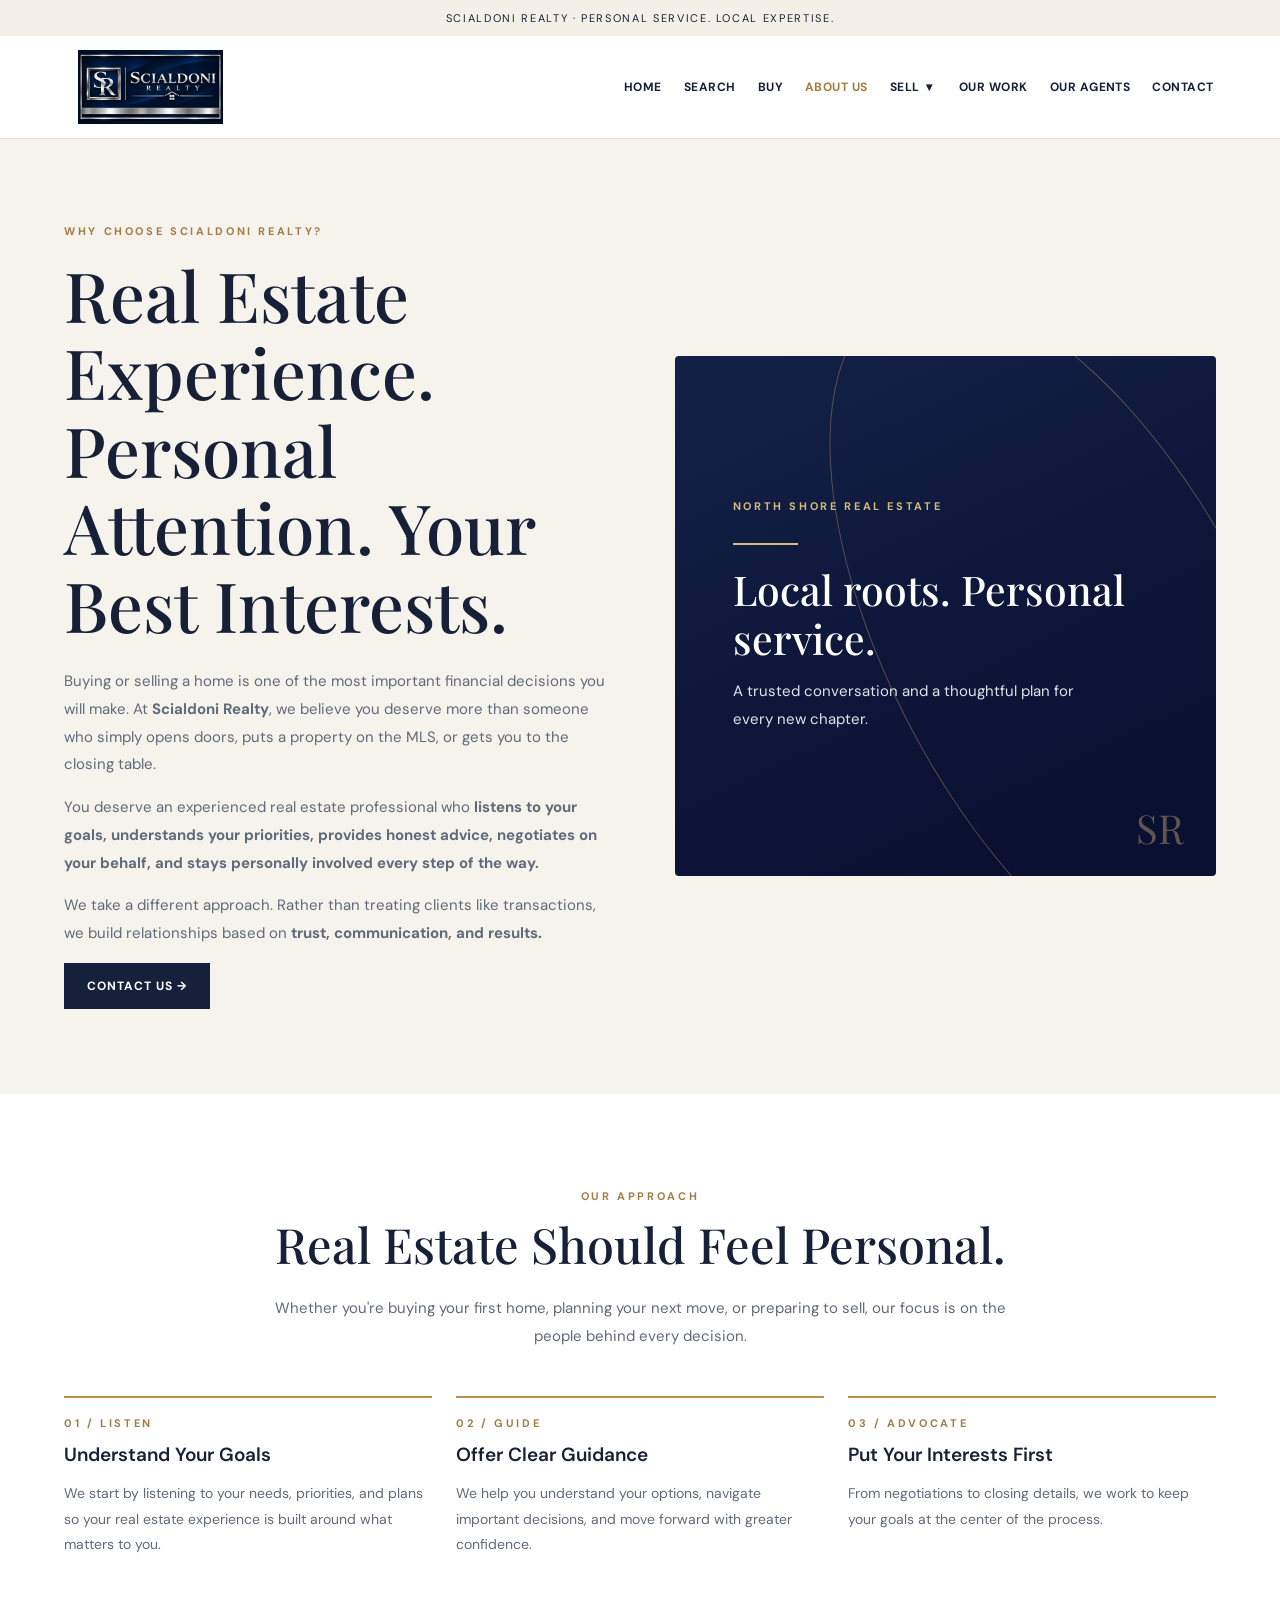
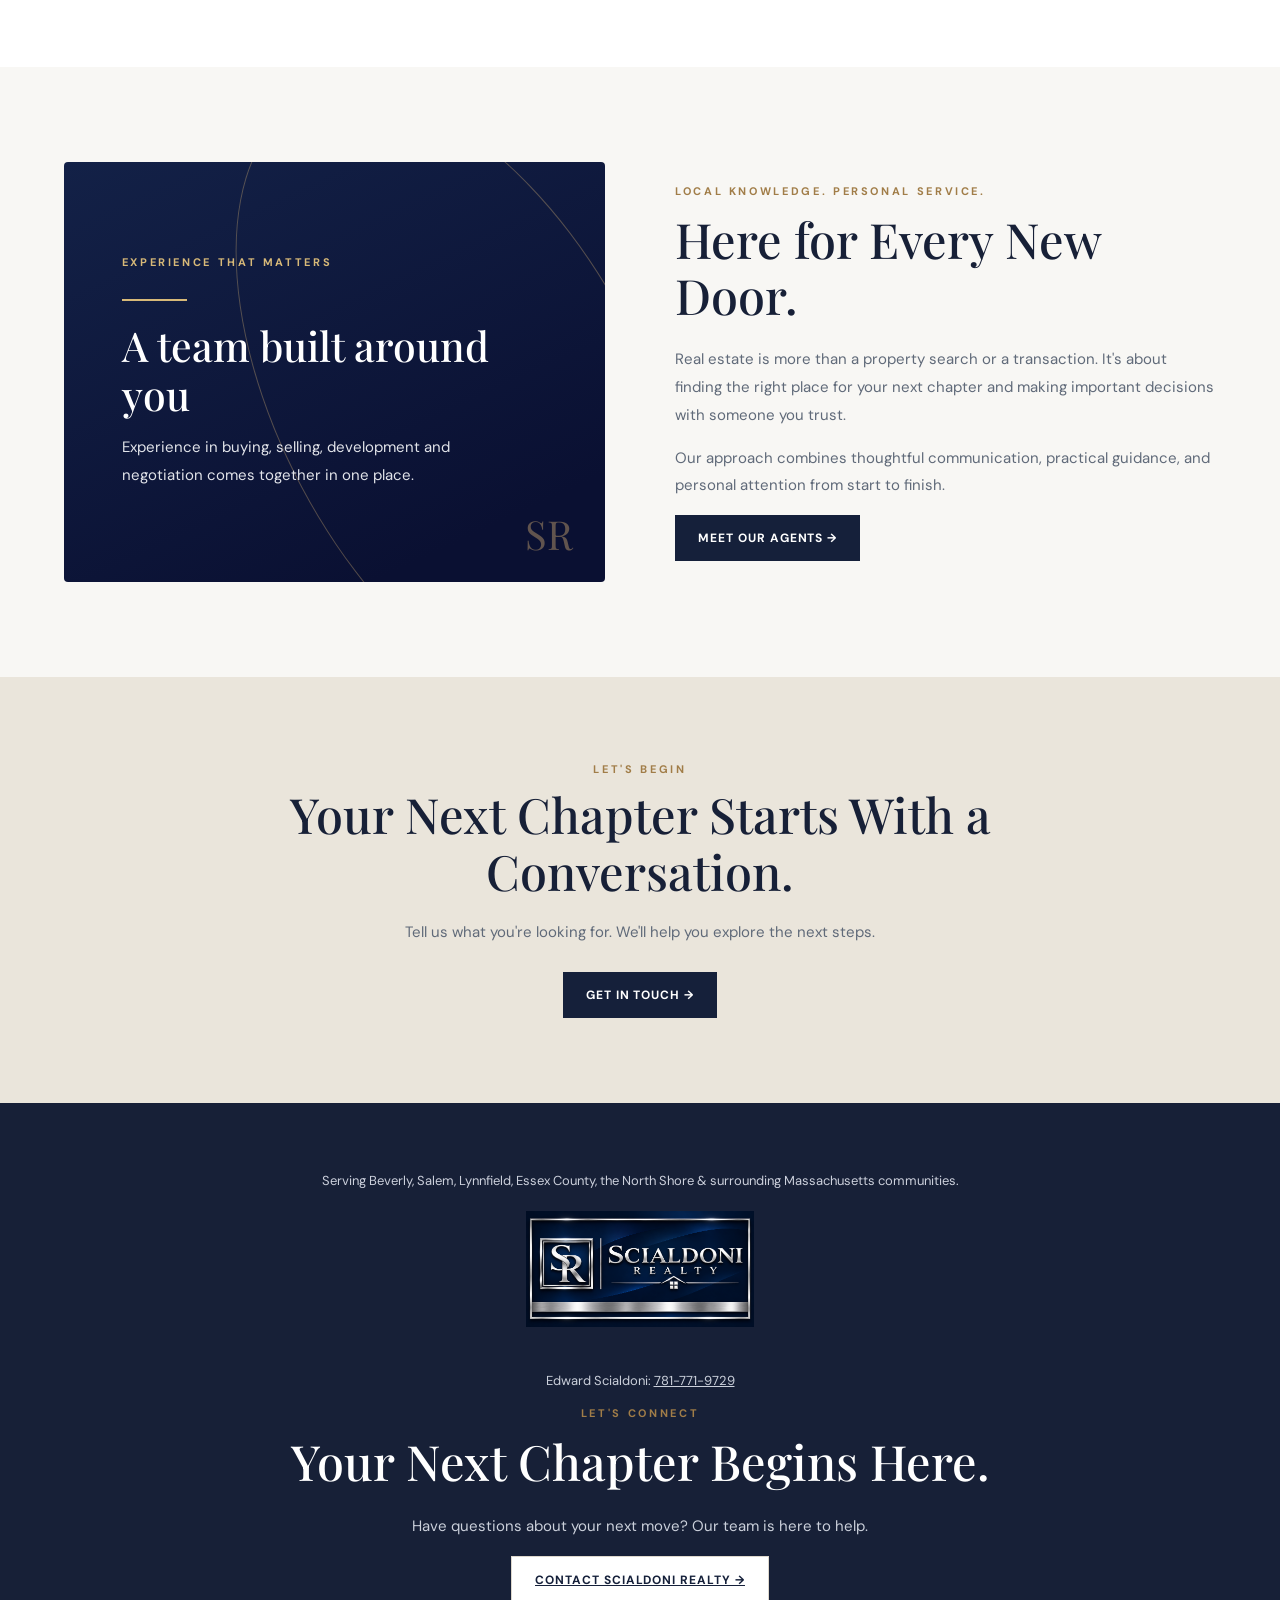
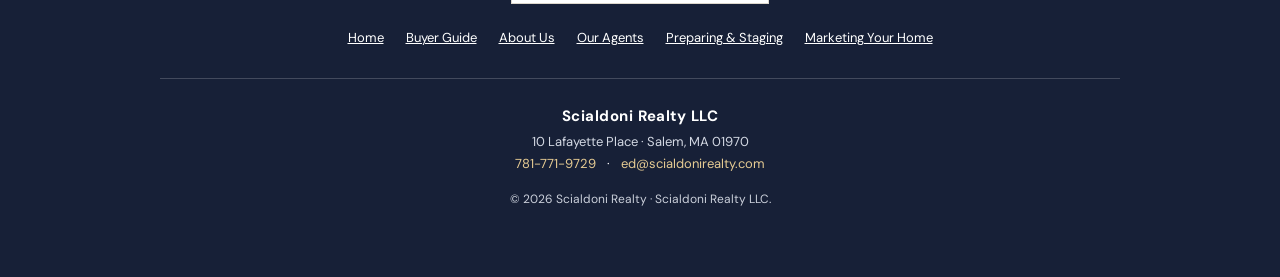
<file: about.html>
<!DOCTYPE html>

<html lang="en"><head>
<meta charset="utf-8"/>
<!-- Scialdoni Realty V16: page-specific social preview. Update absolute URLs when the official domain is connected. -->
<link rel="canonical" href="https://thaha3000.github.io/scialdoni-realty-v19/about.html">
<meta property="og:type" content="website">
<meta property="og:site_name" content="Scialdoni Realty">
<meta property="og:title" content="About Us | Scialdoni Realty">
<meta property="og:description" content="Learn about Scialdoni Realty&#x27;s approach to real estate: personal attention, honest advice and guidance centered on your goals.">
<meta property="og:url" content="https://thaha3000.github.io/scialdoni-realty-v19/about.html">
<meta property="og:image" content="https://thaha3000.github.io/scialdoni-realty-v19/scialdoni-share.jpg">
<meta property="og:image:secure_url" content="https://thaha3000.github.io/scialdoni-realty-v19/scialdoni-share.jpg">
<meta property="og:image:type" content="image/jpeg">
<meta property="og:image:width" content="1200">
<meta property="og:image:height" content="630">
<meta property="og:image:alt" content="Scialdoni Realty silver monogram and wordmark on navy with a silver frame">
<meta name="twitter:card" content="summary_large_image">
<meta name="twitter:title" content="About Us | Scialdoni Realty">
<meta name="twitter:description" content="Learn about Scialdoni Realty&#x27;s approach to real estate: personal attention, honest advice and guidance centered on your goals.">
<meta name="twitter:image" content="https://thaha3000.github.io/scialdoni-realty-v19/scialdoni-share.jpg">
<meta name="twitter:image:alt" content="Scialdoni Realty — Your Next Chapter Begins Here">
<!-- End V16 social metadata -->
<meta content="width=device-width,initial-scale=1" name="viewport"/><link href="https://fonts.googleapis.com" rel="preconnect"/><link crossorigin="" href="https://fonts.gstatic.com" rel="preconnect"/><link href="https://fonts.googleapis.com/css2?family=DM+Sans:wght@400;500;600;700&amp;family=Playfair+Display:wght@400;500;600&amp;display=swap" rel="stylesheet"/><link href="pages.css" rel="stylesheet"/><title>About Us | Scialdoni Realty</title><meta content="Learn about Scialdoni Realty's approach to real estate: personal attention, honest advice and guidance centered on your goals." name="description"/><link href="site-v10.css" rel="stylesheet"/><link href="site-v11.css" rel="stylesheet"/><link href="site-v12.css" rel="stylesheet"/><meta content="Scialdoni Realty LLC" name="author"/><link rel="stylesheet" href="site-v17.css"/><link rel="icon" type="image/png" href="favicon.png">
</head><body><div class="topline">SCIALDONI REALTY · PERSONAL SERVICE. LOCAL EXPERTISE.</div><header class="nav"><div class="navinner"><a class="logo v17-brand-logo" href="index.html" aria-label="Scialdoni Realty homepage"><img src="scialdoni-logo.png" alt="Scialdoni Realty" width="1754" height="897"/></a><nav aria-label="Main navigation" class="navlinks"><a href="index.html">HOME</a><a href="search.html">SEARCH</a><a href="buyer.html">BUY</a><a aria-current="page" href="about.html">ABOUT US</a><div class="sell-nav"><a class="sell-main-link" href="sell.html">SELL</a><button aria-expanded="false" aria-label="Open Sell pages" class="sell-toggle" type="button">▾</button><div class="sell-menu"><a href="staging.html">Preparing &amp; Staging Your Home</a><a href="sell.html">Marketing Your Home</a></div></div><a href="index.html#work">OUR WORK</a><a href="index.html#agents">OUR AGENTS</a><a href="index.html#contact">CONTACT</a></nav></div></header><main><section class="intro"><div class="wrap intro-grid"><div><div class="eyebrow">WHY CHOOSE SCIALDONI REALTY?</div><h1>Real Estate Experience. Personal Attention. Your Best Interests.</h1><p>Buying or selling a home is one of the most important financial decisions you will make. At <strong>Scialdoni Realty</strong>, we believe you deserve more than someone who simply opens doors, puts a property on the MLS, or gets you to the closing table.</p><p>You deserve an experienced real estate professional who <strong>listens to your goals, understands your priorities, provides honest advice, negotiates on your behalf, and stays personally involved every step of the way.</strong></p><p>We take a different approach. Rather than treating clients like transactions, we build relationships based on <strong>trust, communication, and results.</strong></p><a class="cta" href="index.html#contact">CONTACT US →</a></div><div aria-label="Decorative editorial panel about Local roots. Personal service." class="v11-editorial-photo" role="img"><div class="v11-editorial-kicker">NORTH SHORE REAL ESTATE</div><div class="v11-editorial-rule"></div><h3>Local roots. Personal service.</h3><p>A trusted conversation and a thoughtful plan for every new chapter.</p><span class="v11-editorial-mark">SR</span></div></div></section><section class="section"><div class="wrap"><div class="subhead"><div class="eyebrow">OUR APPROACH</div><h2>Real Estate Should Feel Personal.</h2><p>Whether you're buying your first home, planning your next move, or preparing to sell, our focus is on the people behind every decision.</p></div><div class="mini-list"><article><div class="eyebrow">01 / LISTEN</div><h3>Understand Your Goals</h3><p>We start by listening to your needs, priorities, and plans so your real estate experience is built around what matters to you.</p></article><article><div class="eyebrow">02 / GUIDE</div><h3>Offer Clear Guidance</h3><p>We help you understand your options, navigate important decisions, and move forward with greater confidence.</p></article><article><div class="eyebrow">03 / ADVOCATE</div><h3>Put Your Interests First</h3><p>From negotiations to closing details, we work to keep your goals at the center of the process.</p></article></div></div></section><section class="section alt"><div class="wrap section-grid"><div aria-label="Decorative editorial panel about A team built around you" class="v11-editorial-photo" role="img"><div class="v11-editorial-kicker">EXPERIENCE THAT MATTERS</div><div class="v11-editorial-rule"></div><h3>A team built around you</h3><p>Experience in buying, selling, development and negotiation comes together in one place.</p><span class="v11-editorial-mark">SR</span></div><div><div class="eyebrow">LOCAL KNOWLEDGE. PERSONAL SERVICE.</div><h2>Here for Every New Door.</h2><p>Real estate is more than a property search or a transaction. It's about finding the right place for your next chapter and making important decisions with someone you trust.</p><p>Our approach combines thoughtful communication, practical guidance, and personal attention from start to finish.</p><a class="cta" href="index.html#agents">MEET OUR AGENTS →</a></div></div></section><section class="statement"><div class="wrap"><div class="eyebrow">LET'S BEGIN</div><h2>Your Next Chapter Starts With a Conversation.</h2><p>Tell us what you're looking for. We'll help you explore the next steps.</p><a class="cta" href="index.html#contact">GET IN TOUCH →</a></div></section></main><footer class="footer"><p class="v9-footer-service">Serving Beverly, Salem, Lynnfield, Essex County, the North Shore &amp; surrounding Massachusetts communities.</p><div class="v9-footer-brand v17-footer-logo"><img src="scialdoni-logo.png" alt="Scialdoni Realty" width="1754" height="897" loading="lazy"/></div><p style="font-size:13px">Edward Scialdoni: <a href="tel:+17817719729">781-771-9729</a></p><div class="eyebrow">LET'S CONNECT</div><h2>Your Next Chapter Begins Here.</h2><p>Have questions about your next move? Our team is here to help.</p><a class="cta light" href="index.html#contact">CONTACT SCIALDONI REALTY →</a><div class="footer-links"><a href="index.html">Home</a><a href="buyer.html">Buyer Guide</a><a href="about.html">About Us</a><a href="index.html#agents">Our Agents</a><a href="staging.html">Preparing &amp; Staging</a><a href="sell.html">Marketing Your Home</a></div><div aria-label="Brokerage information" class="v12-brokerage-info"><strong>Scialdoni Realty LLC</strong><address>10 Lafayette Place · Salem, MA 01970</address><div class="v12-brokerage-links"><a href="tel:+17817719729">781-771-9729</a><span aria-hidden="true">·</span><a href="mailto:ed@scialdonirealty.com">ed@scialdonirealty.com</a></div></div><p style="font-size:12px">© 2026 Scialdoni Realty · Scialdoni Realty LLC.</p></footer><script defer="" src="site-v11.js"></script></body></html>
</file>
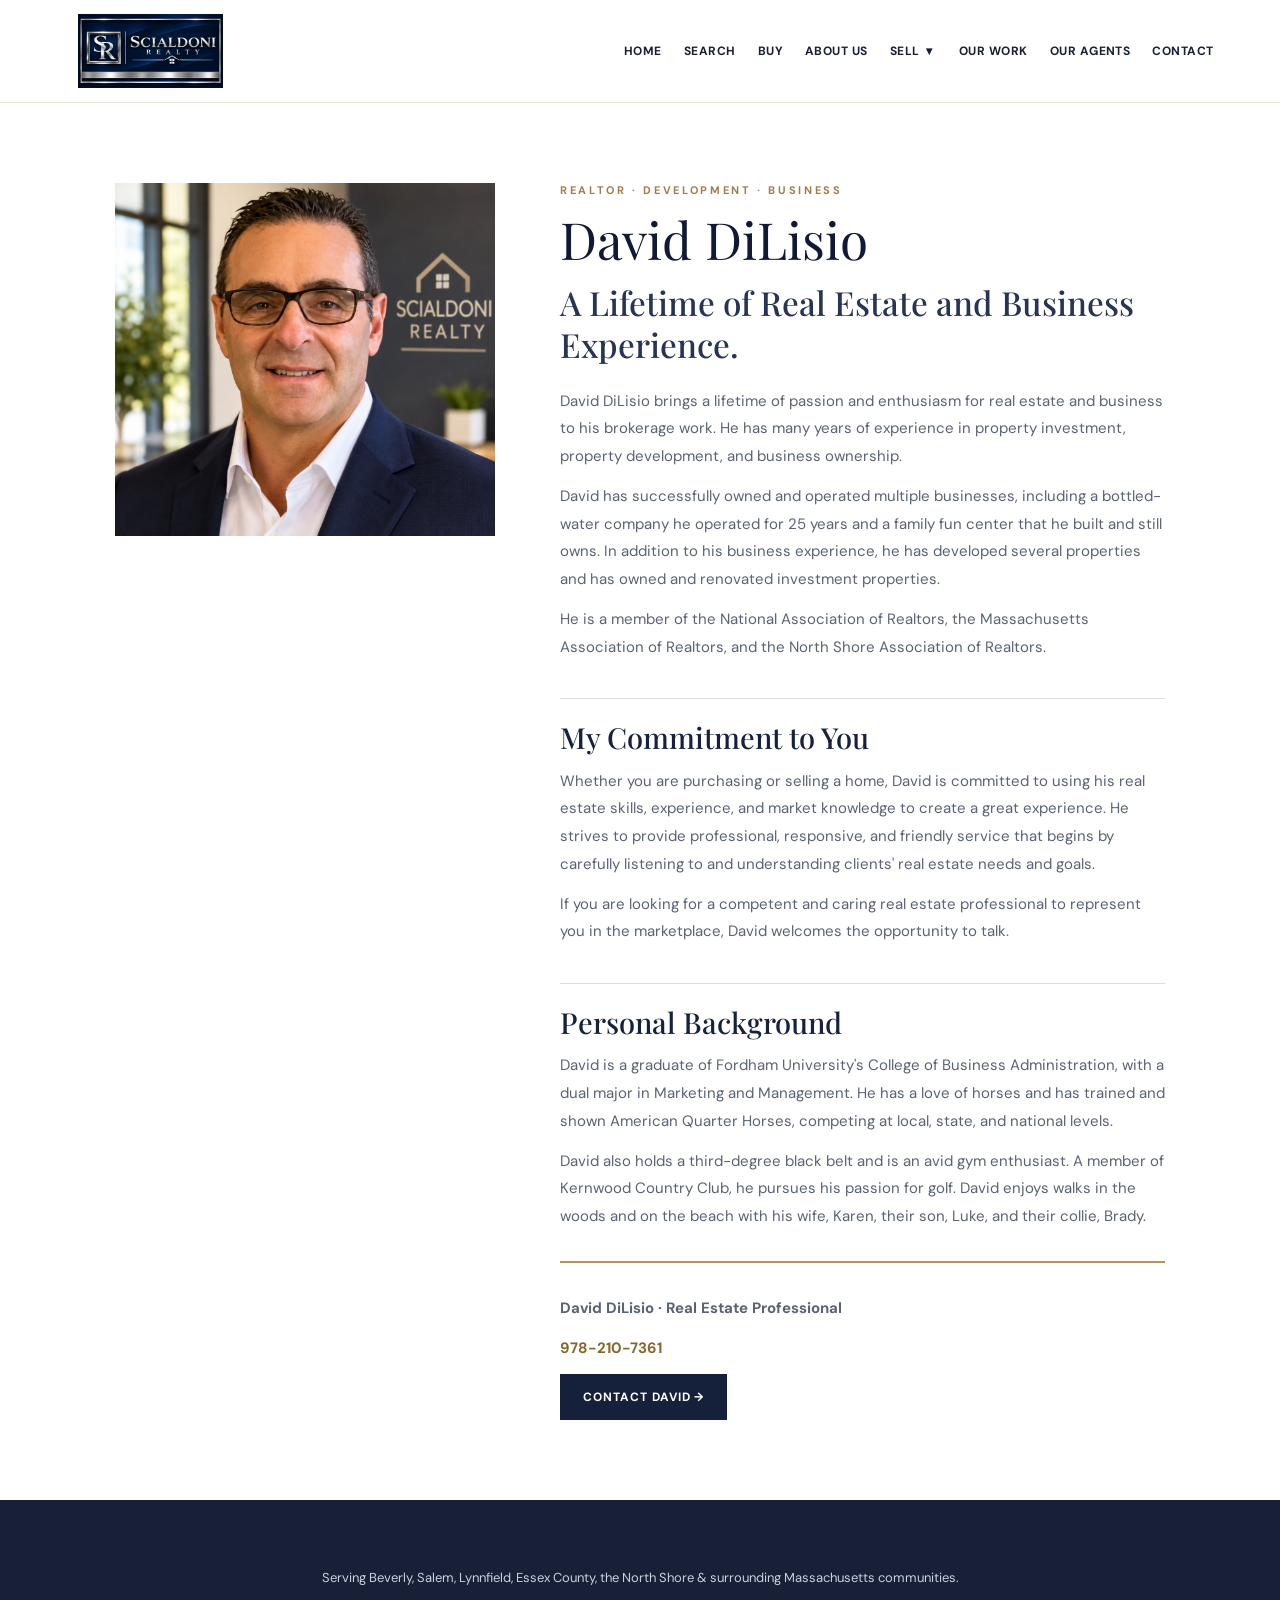
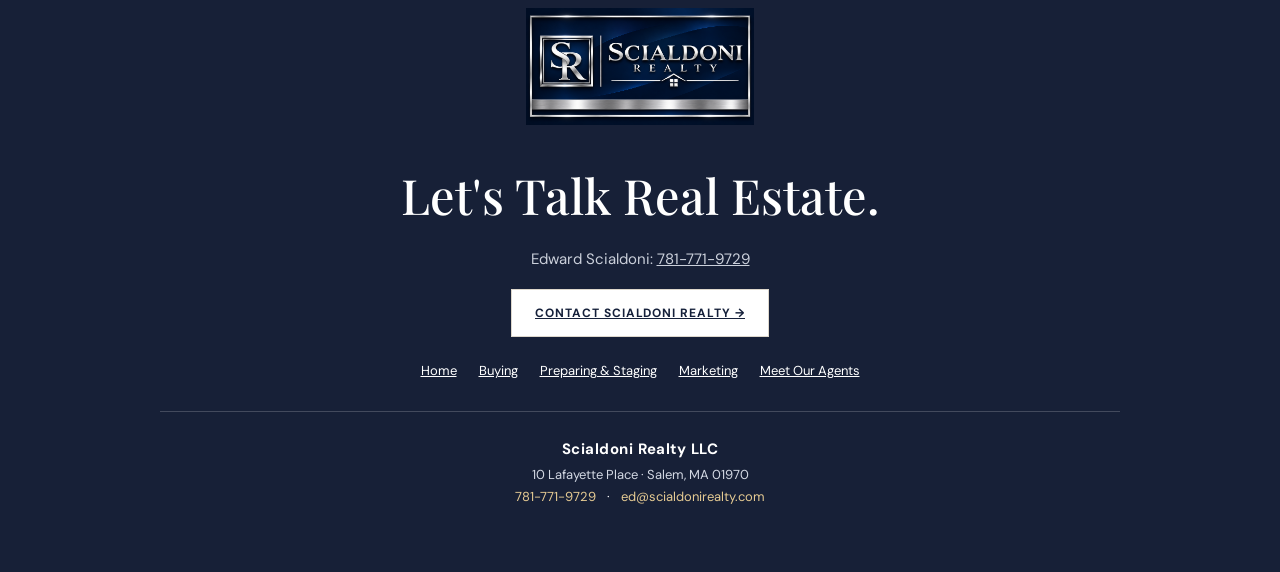
<file: agent-david.html>
<!DOCTYPE html>

<html lang="en"><head>
<meta charset="utf-8"/>
<!-- Scialdoni Realty V16: page-specific social preview. Update absolute URLs when the official domain is connected. -->
<link rel="canonical" href="https://thaha3000.github.io/scialdoni-realty-v19/agent-david.html">
<meta property="og:type" content="website">
<meta property="og:site_name" content="Scialdoni Realty">
<meta property="og:title" content="David DiLisio | Scialdoni Realty">
<meta property="og:description" content="Discover homes and real estate services with Scialdoni Realty across the North Shore and Massachusetts.">
<meta property="og:url" content="https://thaha3000.github.io/scialdoni-realty-v19/agent-david.html">
<meta property="og:image" content="https://thaha3000.github.io/scialdoni-realty-v19/scialdoni-share.jpg">
<meta property="og:image:secure_url" content="https://thaha3000.github.io/scialdoni-realty-v19/scialdoni-share.jpg">
<meta property="og:image:type" content="image/jpeg">
<meta property="og:image:width" content="1200">
<meta property="og:image:height" content="630">
<meta property="og:image:alt" content="Scialdoni Realty silver monogram and wordmark on navy with a silver frame">
<meta name="twitter:card" content="summary_large_image">
<meta name="twitter:title" content="David DiLisio | Scialdoni Realty">
<meta name="twitter:description" content="Discover homes and real estate services with Scialdoni Realty across the North Shore and Massachusetts.">
<meta name="twitter:image" content="https://thaha3000.github.io/scialdoni-realty-v19/scialdoni-share.jpg">
<meta name="twitter:image:alt" content="Scialdoni Realty — Your Next Chapter Begins Here">
<!-- End V16 social metadata -->
<meta content="width=device-width,initial-scale=1" name="viewport"/><title>David DiLisio | Scialdoni Realty</title><link href="https://fonts.googleapis.com/css2?family=DM+Sans:wght@400;600;700&amp;family=Playfair+Display&amp;display=swap" rel="stylesheet"/><link href="pages.css" rel="stylesheet"/><style>.profile{max-width:1100px;margin:80px auto;padding:0 25px;display:grid;grid-template-columns:380px 1fr;gap:65px;align-items:start}.profile img{width:100%;max-height:470px;object-fit:cover;object-position:top}.profile h1{font:52px 'Playfair Display',serif;color:#111936}.profile p{font-size:18px;line-height:1.9}@media(max-width:750px){.profile{grid-template-columns:1fr;margin:35px auto}}</style><link href="site-v10.css" rel="stylesheet"/><link href="site-v11.css" rel="stylesheet"/><link href="site-v12.css" rel="stylesheet"/><meta content="Scialdoni Realty LLC" name="author"/><link rel="stylesheet" href="site-v17.css"/><link rel="icon" type="image/png" href="favicon.png">
</head><body><header class="nav"><div class="navinner"><a class="logo v17-brand-logo" href="index.html" aria-label="Scialdoni Realty homepage"><img src="scialdoni-logo.png" alt="Scialdoni Realty" width="1754" height="897"/></a><nav class="navlinks"><a href="index.html">HOME</a><a href="search.html">SEARCH</a><a href="buyer.html">BUY</a><a href="about.html">ABOUT US</a><div class="sell-nav"><a class="sell-main-link" href="sell.html">SELL</a><button aria-expanded="false" aria-label="Open Sell pages" class="sell-toggle" type="button">▾</button><div class="sell-menu"><a href="staging.html">Preparing &amp; Staging Your Home</a><a href="sell.html">Marketing Your Home</a></div></div><a href="index.html#work">OUR WORK</a><a href="index.html#agents">OUR AGENTS</a><a href="index.html#contact">CONTACT</a></nav></div></header><main class="profile"><img alt="David DiLisio" src="david.png"/><div class="v11-bio-copy"><div class="eyebrow">REALTOR · DEVELOPMENT · BUSINESS</div><h1>David DiLisio</h1><h2>A Lifetime of Real Estate and Business Experience.</h2>
<p>David DiLisio brings a lifetime of passion and enthusiasm for real estate and business to his brokerage work. He has many years of experience in property investment, property development, and business ownership.</p>
<p>David has successfully owned and operated multiple businesses, including a bottled-water company he operated for 25 years and a family fun center that he built and still owns. In addition to his business experience, he has developed several properties and has owned and renovated investment properties.</p>
<p>He is a member of the National Association of Realtors, the Massachusetts Association of Realtors, and the North Shore Association of Realtors.</p>
<h3>My Commitment to You</h3><p>Whether you are purchasing or selling a home, David is committed to using his real estate skills, experience, and market knowledge to create a great experience. He strives to provide professional, responsive, and friendly service that begins by carefully listening to and understanding clients' real estate needs and goals.</p>
<p>If you are looking for a competent and caring real estate professional to represent you in the marketplace, David welcomes the opportunity to talk.</p>
<h3>Personal Background</h3><p>David is a graduate of Fordham University's College of Business Administration, with a dual major in Marketing and Management. He has a love of horses and has trained and shown American Quarter Horses, competing at local, state, and national levels.</p>
<p>David also holds a third-degree black belt and is an avid gym enthusiast. A member of Kernwood Country Club, he pursues his passion for golf. David enjoys walks in the woods and on the beach with his wife, Karen, their son, Luke, and their collie, Brady.</p>
<div class="v11-bio-contact"><p><strong>David DiLisio · Real Estate Professional</strong></p><p><a href="tel:+19782107361">978-210-7361</a></p><a class="cta" href="index.html#contact">CONTACT DAVID →</a></div></div></main><script defer="" src="site-v11.js"></script><footer class="footer"><p class="v9-footer-service">Serving Beverly, Salem, Lynnfield, Essex County, the North Shore &amp; surrounding Massachusetts communities.</p><div class="v9-footer-brand v17-footer-logo"><img src="scialdoni-logo.png" alt="Scialdoni Realty" width="1754" height="897" loading="lazy"/></div><h2>Let's Talk Real Estate.</h2><p>Edward Scialdoni: <a href="tel:+17817719729">781-771-9729</a></p><a class="cta light" href="index.html#contact">CONTACT SCIALDONI REALTY →</a><div class="footer-links"><a href="index.html">Home</a><a href="buyer.html">Buying</a><a href="staging.html">Preparing &amp; Staging</a><a href="sell.html">Marketing</a><a href="index.html#agents">Meet Our Agents</a></div><div aria-label="Brokerage information" class="v12-brokerage-info"><strong>Scialdoni Realty LLC</strong><address>10 Lafayette Place · Salem, MA 01970</address><div class="v12-brokerage-links"><a href="tel:+17817719729">781-771-9729</a><span aria-hidden="true">·</span><a href="mailto:ed@scialdonirealty.com">ed@scialdonirealty.com</a></div></div></footer></body></html>
</file>
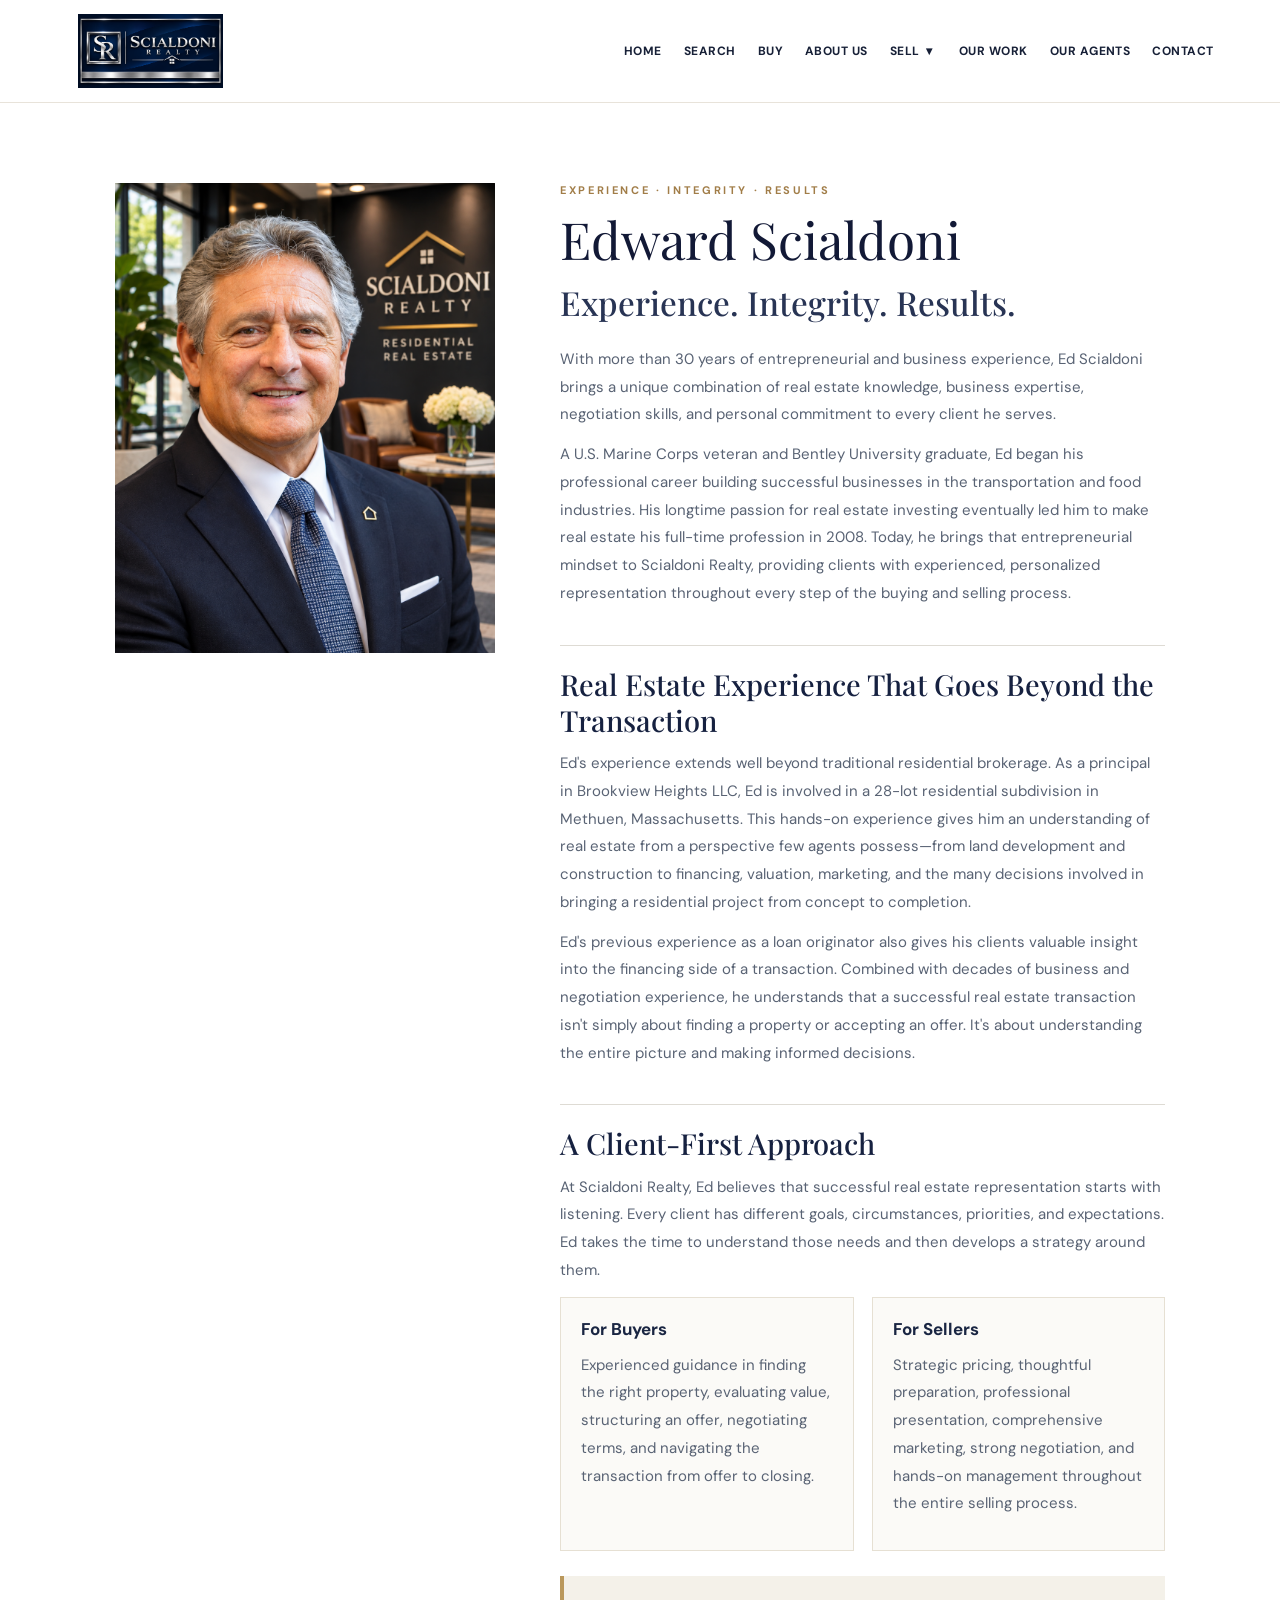
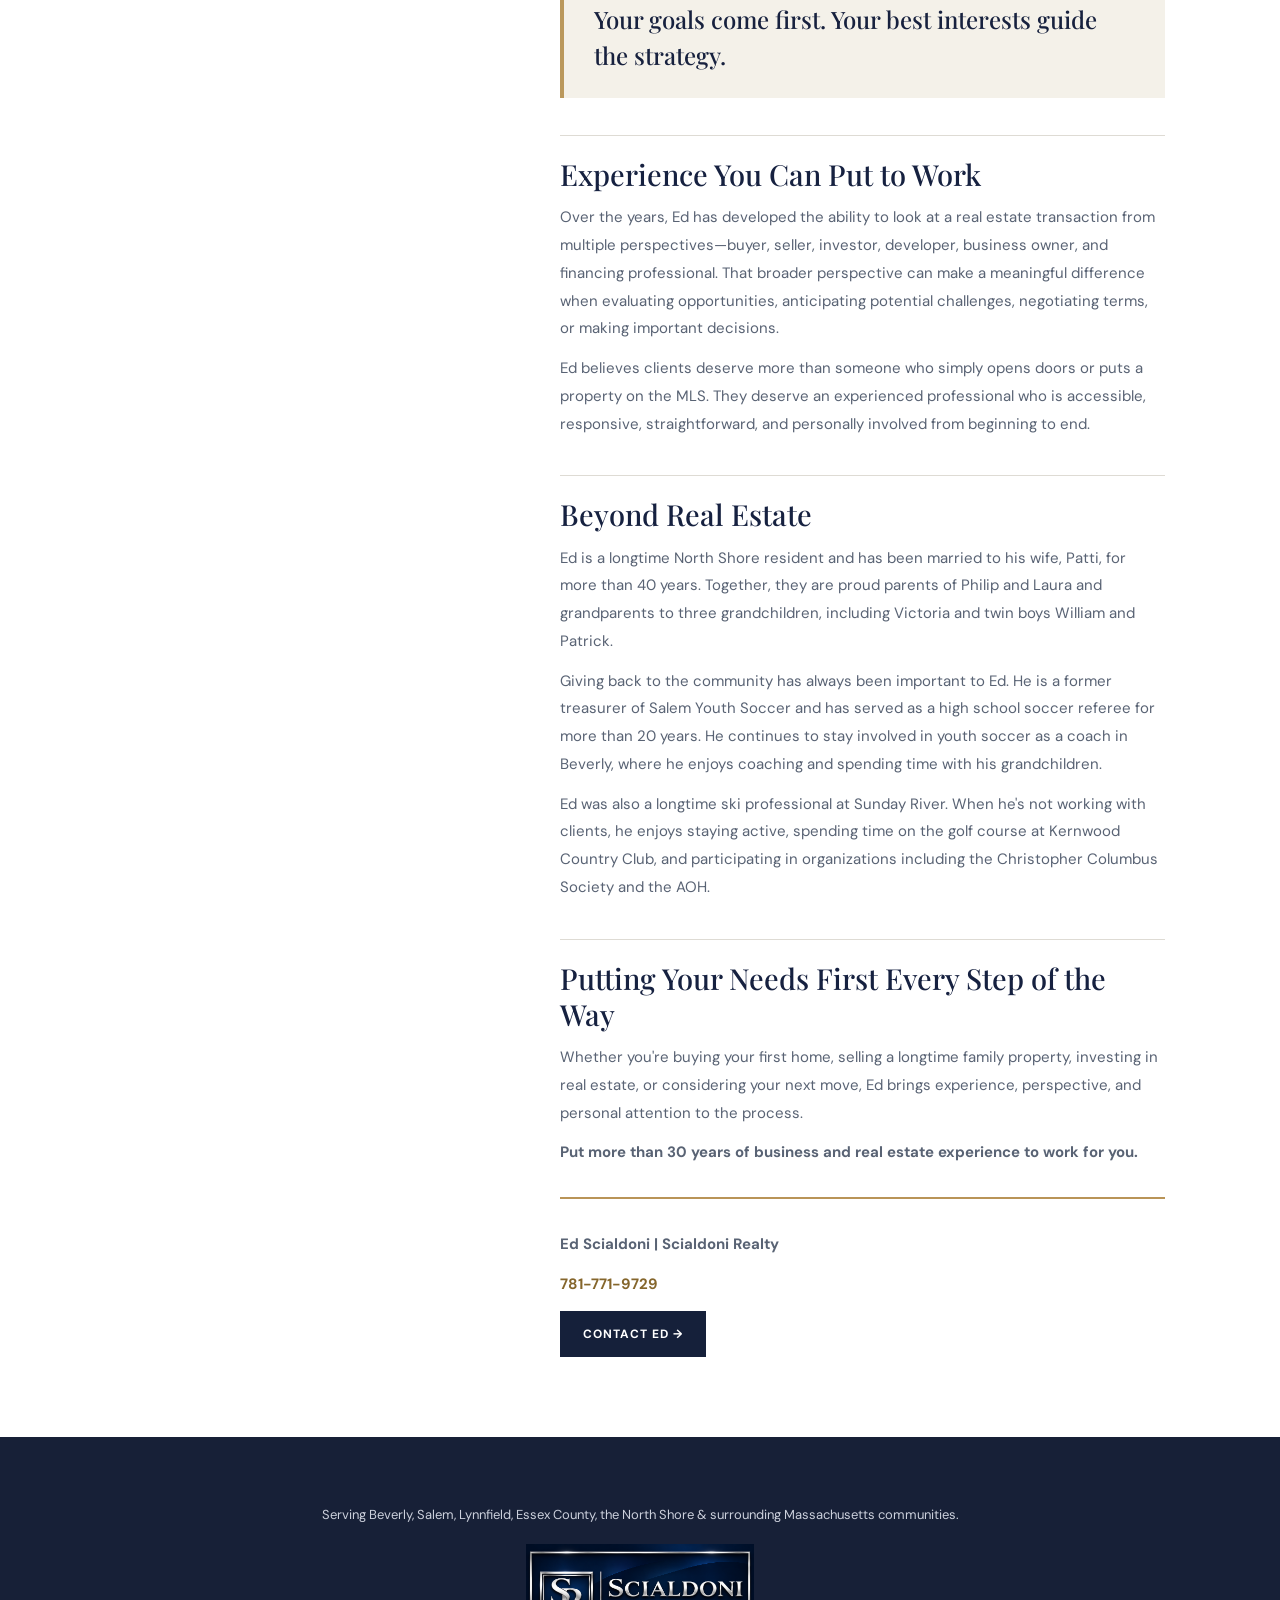
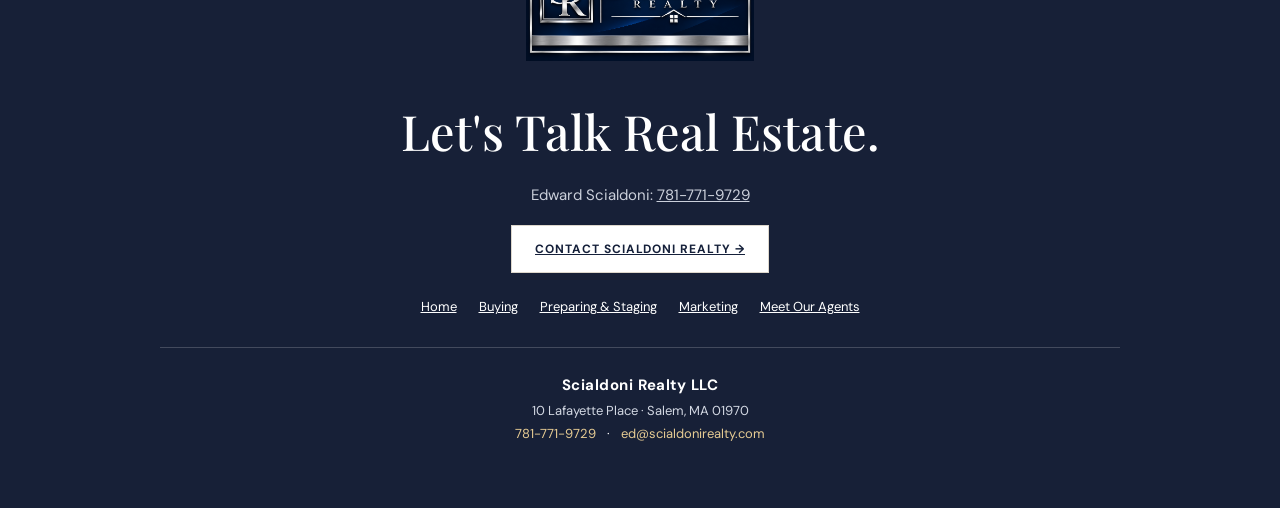
<file: agent-edward.html>
<!DOCTYPE html>

<html lang="en"><head>
<meta charset="utf-8"/>
<!-- Scialdoni Realty V16: page-specific social preview. Update absolute URLs when the official domain is connected. -->
<link rel="canonical" href="https://thaha3000.github.io/scialdoni-realty-v19/agent-edward.html">
<meta property="og:type" content="website">
<meta property="og:site_name" content="Scialdoni Realty">
<meta property="og:title" content="Edward Scialdoni | Scialdoni Realty">
<meta property="og:description" content="Discover homes and real estate services with Scialdoni Realty across the North Shore and Massachusetts.">
<meta property="og:url" content="https://thaha3000.github.io/scialdoni-realty-v19/agent-edward.html">
<meta property="og:image" content="https://thaha3000.github.io/scialdoni-realty-v19/scialdoni-share.jpg">
<meta property="og:image:secure_url" content="https://thaha3000.github.io/scialdoni-realty-v19/scialdoni-share.jpg">
<meta property="og:image:type" content="image/jpeg">
<meta property="og:image:width" content="1200">
<meta property="og:image:height" content="630">
<meta property="og:image:alt" content="Scialdoni Realty silver monogram and wordmark on navy with a silver frame">
<meta name="twitter:card" content="summary_large_image">
<meta name="twitter:title" content="Edward Scialdoni | Scialdoni Realty">
<meta name="twitter:description" content="Discover homes and real estate services with Scialdoni Realty across the North Shore and Massachusetts.">
<meta name="twitter:image" content="https://thaha3000.github.io/scialdoni-realty-v19/scialdoni-share.jpg">
<meta name="twitter:image:alt" content="Scialdoni Realty — Your Next Chapter Begins Here">
<!-- End V16 social metadata -->
<meta content="width=device-width,initial-scale=1" name="viewport"/><title>Edward Scialdoni | Scialdoni Realty</title><link href="https://fonts.googleapis.com/css2?family=DM+Sans:wght@400;600;700&amp;family=Playfair+Display&amp;display=swap" rel="stylesheet"/><link href="pages.css" rel="stylesheet"/><style>.profile{max-width:1100px;margin:80px auto;padding:0 25px;display:grid;grid-template-columns:380px 1fr;gap:65px;align-items:start}.profile img{width:100%;max-height:470px;object-fit:cover;object-position:top}.profile h1{font:52px 'Playfair Display',serif;color:#111936}.profile p{font-size:18px;line-height:1.9}@media(max-width:750px){.profile{grid-template-columns:1fr;margin:35px auto}}</style><link href="site-v10.css" rel="stylesheet"/><link href="site-v11.css" rel="stylesheet"/><link href="site-v12.css" rel="stylesheet"/><meta content="Scialdoni Realty LLC" name="author"/><link rel="stylesheet" href="site-v17.css"/><link rel="icon" type="image/png" href="favicon.png">
</head><body><header class="nav"><div class="navinner"><a class="logo v17-brand-logo" href="index.html" aria-label="Scialdoni Realty homepage"><img src="scialdoni-logo.png" alt="Scialdoni Realty" width="1754" height="897"/></a><nav class="navlinks"><a href="index.html">HOME</a><a href="search.html">SEARCH</a><a href="buyer.html">BUY</a><a href="about.html">ABOUT US</a><div class="sell-nav"><a class="sell-main-link" href="sell.html">SELL</a><button aria-expanded="false" aria-label="Open Sell pages" class="sell-toggle" type="button">▾</button><div class="sell-menu"><a href="staging.html">Preparing &amp; Staging Your Home</a><a href="sell.html">Marketing Your Home</a></div></div><a href="index.html#work">OUR WORK</a><a href="index.html#agents">OUR AGENTS</a><a href="index.html#contact">CONTACT</a></nav></div></header><main class="profile"><img alt="Edward Scialdoni" src="edward.png"/><div class="v11-bio-copy"><div class="eyebrow">EXPERIENCE · INTEGRITY · RESULTS</div><h1>Edward Scialdoni</h1><h2>Experience. Integrity. Results.</h2>
<p>With more than 30 years of entrepreneurial and business experience, Ed Scialdoni brings a unique combination of real estate knowledge, business expertise, negotiation skills, and personal commitment to every client he serves.</p>
<p>A U.S. Marine Corps veteran and Bentley University graduate, Ed began his professional career building successful businesses in the transportation and food industries. His longtime passion for real estate investing eventually led him to make real estate his full-time profession in 2008. Today, he brings that entrepreneurial mindset to Scialdoni Realty, providing clients with experienced, personalized representation throughout every step of the buying and selling process.</p>
<h3>Real Estate Experience That Goes Beyond the Transaction</h3>
<p>Ed's experience extends well beyond traditional residential brokerage. As a principal in Brookview Heights LLC, Ed is involved in a 28-lot residential subdivision in Methuen, Massachusetts. This hands-on experience gives him an understanding of real estate from a perspective few agents possess—from land development and construction to financing, valuation, marketing, and the many decisions involved in bringing a residential project from concept to completion.</p>
<p>Ed's previous experience as a loan originator also gives his clients valuable insight into the financing side of a transaction. Combined with decades of business and negotiation experience, he understands that a successful real estate transaction isn't simply about finding a property or accepting an offer. It's about understanding the entire picture and making informed decisions.</p>
<h3>A Client-First Approach</h3>
<p>At Scialdoni Realty, Ed believes that successful real estate representation starts with listening. Every client has different goals, circumstances, priorities, and expectations. Ed takes the time to understand those needs and then develops a strategy around them.</p>
<div class="v11-bio-columns"><div><h4>For Buyers</h4><p>Experienced guidance in finding the right property, evaluating value, structuring an offer, negotiating terms, and navigating the transaction from offer to closing.</p></div><div><h4>For Sellers</h4><p>Strategic pricing, thoughtful preparation, professional presentation, comprehensive marketing, strong negotiation, and hands-on management throughout the entire selling process.</p></div></div>
<blockquote>Your goals come first. Your best interests guide the strategy.</blockquote>
<h3>Experience You Can Put to Work</h3>
<p>Over the years, Ed has developed the ability to look at a real estate transaction from multiple perspectives—buyer, seller, investor, developer, business owner, and financing professional. That broader perspective can make a meaningful difference when evaluating opportunities, anticipating potential challenges, negotiating terms, or making important decisions.</p>
<p>Ed believes clients deserve more than someone who simply opens doors or puts a property on the MLS. They deserve an experienced professional who is accessible, responsive, straightforward, and personally involved from beginning to end.</p>
<h3>Beyond Real Estate</h3>
<p>Ed is a longtime North Shore resident and has been married to his wife, Patti, for more than 40 years. Together, they are proud parents of Philip and Laura and grandparents to three grandchildren, including Victoria and twin boys William and Patrick.</p>
<p>Giving back to the community has always been important to Ed. He is a former treasurer of Salem Youth Soccer and has served as a high school soccer referee for more than 20 years. He continues to stay involved in youth soccer as a coach in Beverly, where he enjoys coaching and spending time with his grandchildren.</p>
<p>Ed was also a longtime ski professional at Sunday River. When he's not working with clients, he enjoys staying active, spending time on the golf course at Kernwood Country Club, and participating in organizations including the Christopher Columbus Society and the AOH.</p>
<h3>Putting Your Needs First Every Step of the Way</h3>
<p>Whether you're buying your first home, selling a longtime family property, investing in real estate, or considering your next move, Ed brings experience, perspective, and personal attention to the process.</p><p><strong>Put more than 30 years of business and real estate experience to work for you.</strong></p>
<div class="v11-bio-contact"><p><strong>Ed Scialdoni | Scialdoni Realty</strong></p><p><a href="tel:+17817719729">781-771-9729</a></p><a class="cta" href="index.html#contact">CONTACT ED →</a></div></div></main><script defer="" src="site-v11.js"></script><footer class="footer"><p class="v9-footer-service">Serving Beverly, Salem, Lynnfield, Essex County, the North Shore &amp; surrounding Massachusetts communities.</p><div class="v9-footer-brand v17-footer-logo"><img src="scialdoni-logo.png" alt="Scialdoni Realty" width="1754" height="897" loading="lazy"/></div><h2>Let's Talk Real Estate.</h2><p>Edward Scialdoni: <a href="tel:+17817719729">781-771-9729</a></p><a class="cta light" href="index.html#contact">CONTACT SCIALDONI REALTY →</a><div class="footer-links"><a href="index.html">Home</a><a href="buyer.html">Buying</a><a href="staging.html">Preparing &amp; Staging</a><a href="sell.html">Marketing</a><a href="index.html#agents">Meet Our Agents</a></div><div aria-label="Brokerage information" class="v12-brokerage-info"><strong>Scialdoni Realty LLC</strong><address>10 Lafayette Place · Salem, MA 01970</address><div class="v12-brokerage-links"><a href="tel:+17817719729">781-771-9729</a><span aria-hidden="true">·</span><a href="mailto:ed@scialdonirealty.com">ed@scialdonirealty.com</a></div></div></footer></body></html>
</file>
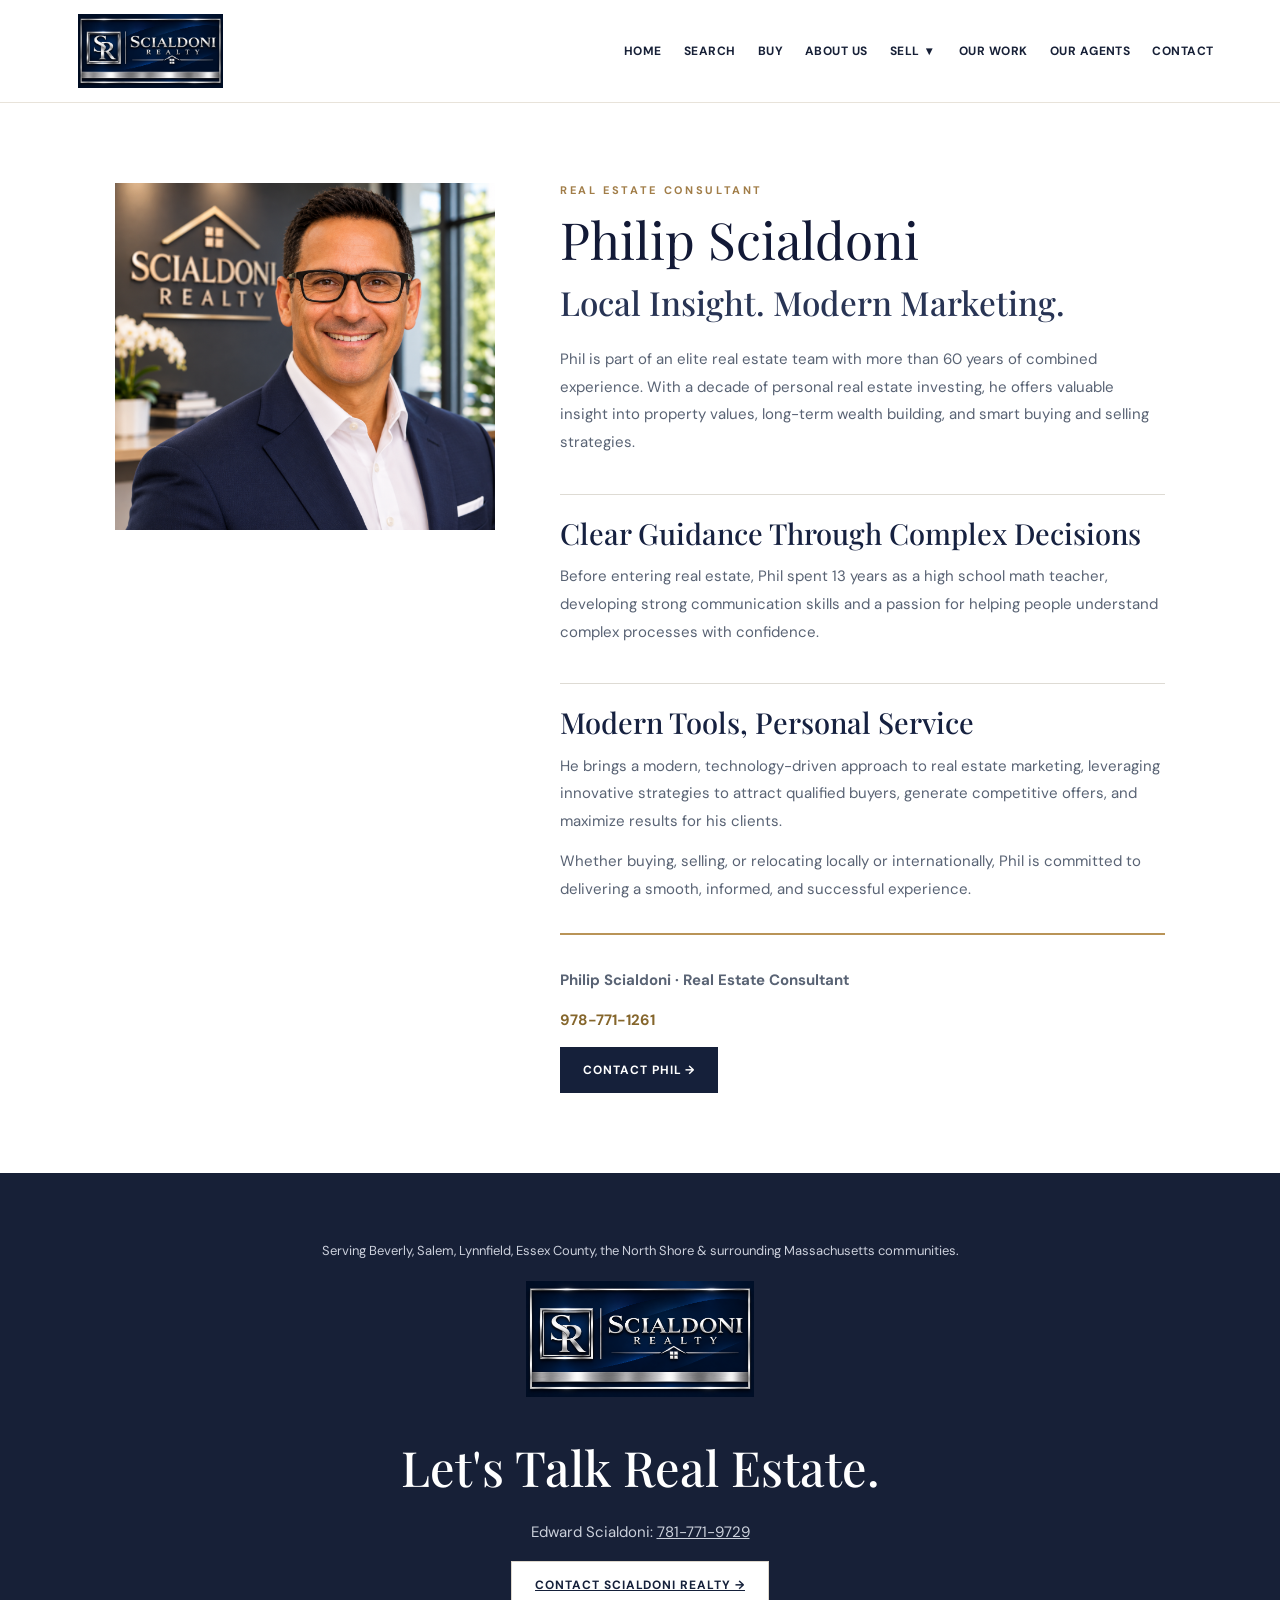
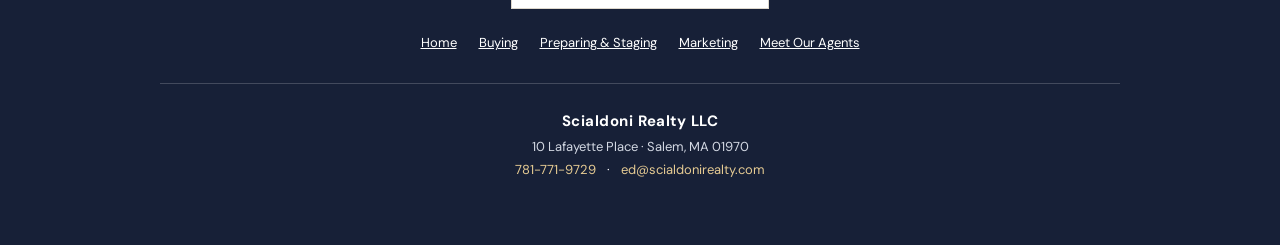
<file: agent-philip.html>
<!DOCTYPE html>

<html lang="en"><head>
<meta charset="utf-8"/>
<!-- Scialdoni Realty V16: page-specific social preview. Update absolute URLs when the official domain is connected. -->
<link rel="canonical" href="https://thaha3000.github.io/scialdoni-realty-v19/agent-philip.html">
<meta property="og:type" content="website">
<meta property="og:site_name" content="Scialdoni Realty">
<meta property="og:title" content="Philip Scialdoni | Scialdoni Realty">
<meta property="og:description" content="Discover homes and real estate services with Scialdoni Realty across the North Shore and Massachusetts.">
<meta property="og:url" content="https://thaha3000.github.io/scialdoni-realty-v19/agent-philip.html">
<meta property="og:image" content="https://thaha3000.github.io/scialdoni-realty-v19/scialdoni-share.jpg">
<meta property="og:image:secure_url" content="https://thaha3000.github.io/scialdoni-realty-v19/scialdoni-share.jpg">
<meta property="og:image:type" content="image/jpeg">
<meta property="og:image:width" content="1200">
<meta property="og:image:height" content="630">
<meta property="og:image:alt" content="Scialdoni Realty silver monogram and wordmark on navy with a silver frame">
<meta name="twitter:card" content="summary_large_image">
<meta name="twitter:title" content="Philip Scialdoni | Scialdoni Realty">
<meta name="twitter:description" content="Discover homes and real estate services with Scialdoni Realty across the North Shore and Massachusetts.">
<meta name="twitter:image" content="https://thaha3000.github.io/scialdoni-realty-v19/scialdoni-share.jpg">
<meta name="twitter:image:alt" content="Scialdoni Realty — Your Next Chapter Begins Here">
<!-- End V16 social metadata -->
<meta content="width=device-width,initial-scale=1" name="viewport"/><title>Philip Scialdoni | Scialdoni Realty</title><link href="https://fonts.googleapis.com/css2?family=DM+Sans:wght@400;600;700&amp;family=Playfair+Display&amp;display=swap" rel="stylesheet"/><link href="pages.css" rel="stylesheet"/><style>.profile{max-width:1100px;margin:80px auto;padding:0 25px;display:grid;grid-template-columns:380px 1fr;gap:65px;align-items:start}.profile img{width:100%;max-height:470px;object-fit:cover;object-position:top}.profile h1{font:52px 'Playfair Display',serif;color:#111936}.profile p{font-size:18px;line-height:1.9}@media(max-width:750px){.profile{grid-template-columns:1fr;margin:35px auto}}</style><link href="site-v10.css" rel="stylesheet"/><link href="site-v11.css" rel="stylesheet"/><link href="site-v12.css" rel="stylesheet"/><meta content="Scialdoni Realty LLC" name="author"/><link rel="stylesheet" href="site-v17.css"/><link rel="icon" type="image/png" href="favicon.png">
</head><body><header class="nav"><div class="navinner"><a class="logo v17-brand-logo" href="index.html" aria-label="Scialdoni Realty homepage"><img src="scialdoni-logo.png" alt="Scialdoni Realty" width="1754" height="897"/></a><nav class="navlinks"><a href="index.html">HOME</a><a href="search.html">SEARCH</a><a href="buyer.html">BUY</a><a href="about.html">ABOUT US</a><div class="sell-nav"><a class="sell-main-link" href="sell.html">SELL</a><button aria-expanded="false" aria-label="Open Sell pages" class="sell-toggle" type="button">▾</button><div class="sell-menu"><a href="staging.html">Preparing &amp; Staging Your Home</a><a href="sell.html">Marketing Your Home</a></div></div><a href="index.html#work">OUR WORK</a><a href="index.html#agents">OUR AGENTS</a><a href="index.html#contact">CONTACT</a></nav></div></header><main class="profile"><img alt="Philip Scialdoni" src="philip.png"/><div class="v11-bio-copy"><div class="eyebrow">REAL ESTATE CONSULTANT</div><h1>Philip Scialdoni</h1><h2>Local Insight. Modern Marketing.</h2>
<p>Phil is part of an elite real estate team with more than 60 years of combined experience. With a decade of personal real estate investing, he offers valuable insight into property values, long-term wealth building, and smart buying and selling strategies.</p>
<h3>Clear Guidance Through Complex Decisions</h3><p>Before entering real estate, Phil spent 13 years as a high school math teacher, developing strong communication skills and a passion for helping people understand complex processes with confidence.</p>
<h3>Modern Tools, Personal Service</h3><p>He brings a modern, technology-driven approach to real estate marketing, leveraging innovative strategies to attract qualified buyers, generate competitive offers, and maximize results for his clients.</p>
<p>Whether buying, selling, or relocating locally or internationally, Phil is committed to delivering a smooth, informed, and successful experience.</p>
<div class="v11-bio-contact"><p><strong>Philip Scialdoni · Real Estate Consultant</strong></p><p><a href="tel:+19787711261">978-771-1261</a></p><a class="cta" href="index.html#contact">CONTACT PHIL →</a></div></div></main><script defer="" src="site-v11.js"></script><footer class="footer"><p class="v9-footer-service">Serving Beverly, Salem, Lynnfield, Essex County, the North Shore &amp; surrounding Massachusetts communities.</p><div class="v9-footer-brand v17-footer-logo"><img src="scialdoni-logo.png" alt="Scialdoni Realty" width="1754" height="897" loading="lazy"/></div><h2>Let's Talk Real Estate.</h2><p>Edward Scialdoni: <a href="tel:+17817719729">781-771-9729</a></p><a class="cta light" href="index.html#contact">CONTACT SCIALDONI REALTY →</a><div class="footer-links"><a href="index.html">Home</a><a href="buyer.html">Buying</a><a href="staging.html">Preparing &amp; Staging</a><a href="sell.html">Marketing</a><a href="index.html#agents">Meet Our Agents</a></div><div aria-label="Brokerage information" class="v12-brokerage-info"><strong>Scialdoni Realty LLC</strong><address>10 Lafayette Place · Salem, MA 01970</address><div class="v12-brokerage-links"><a href="tel:+17817719729">781-771-9729</a><span aria-hidden="true">·</span><a href="mailto:ed@scialdonirealty.com">ed@scialdonirealty.com</a></div></div></footer></body></html>
</file>
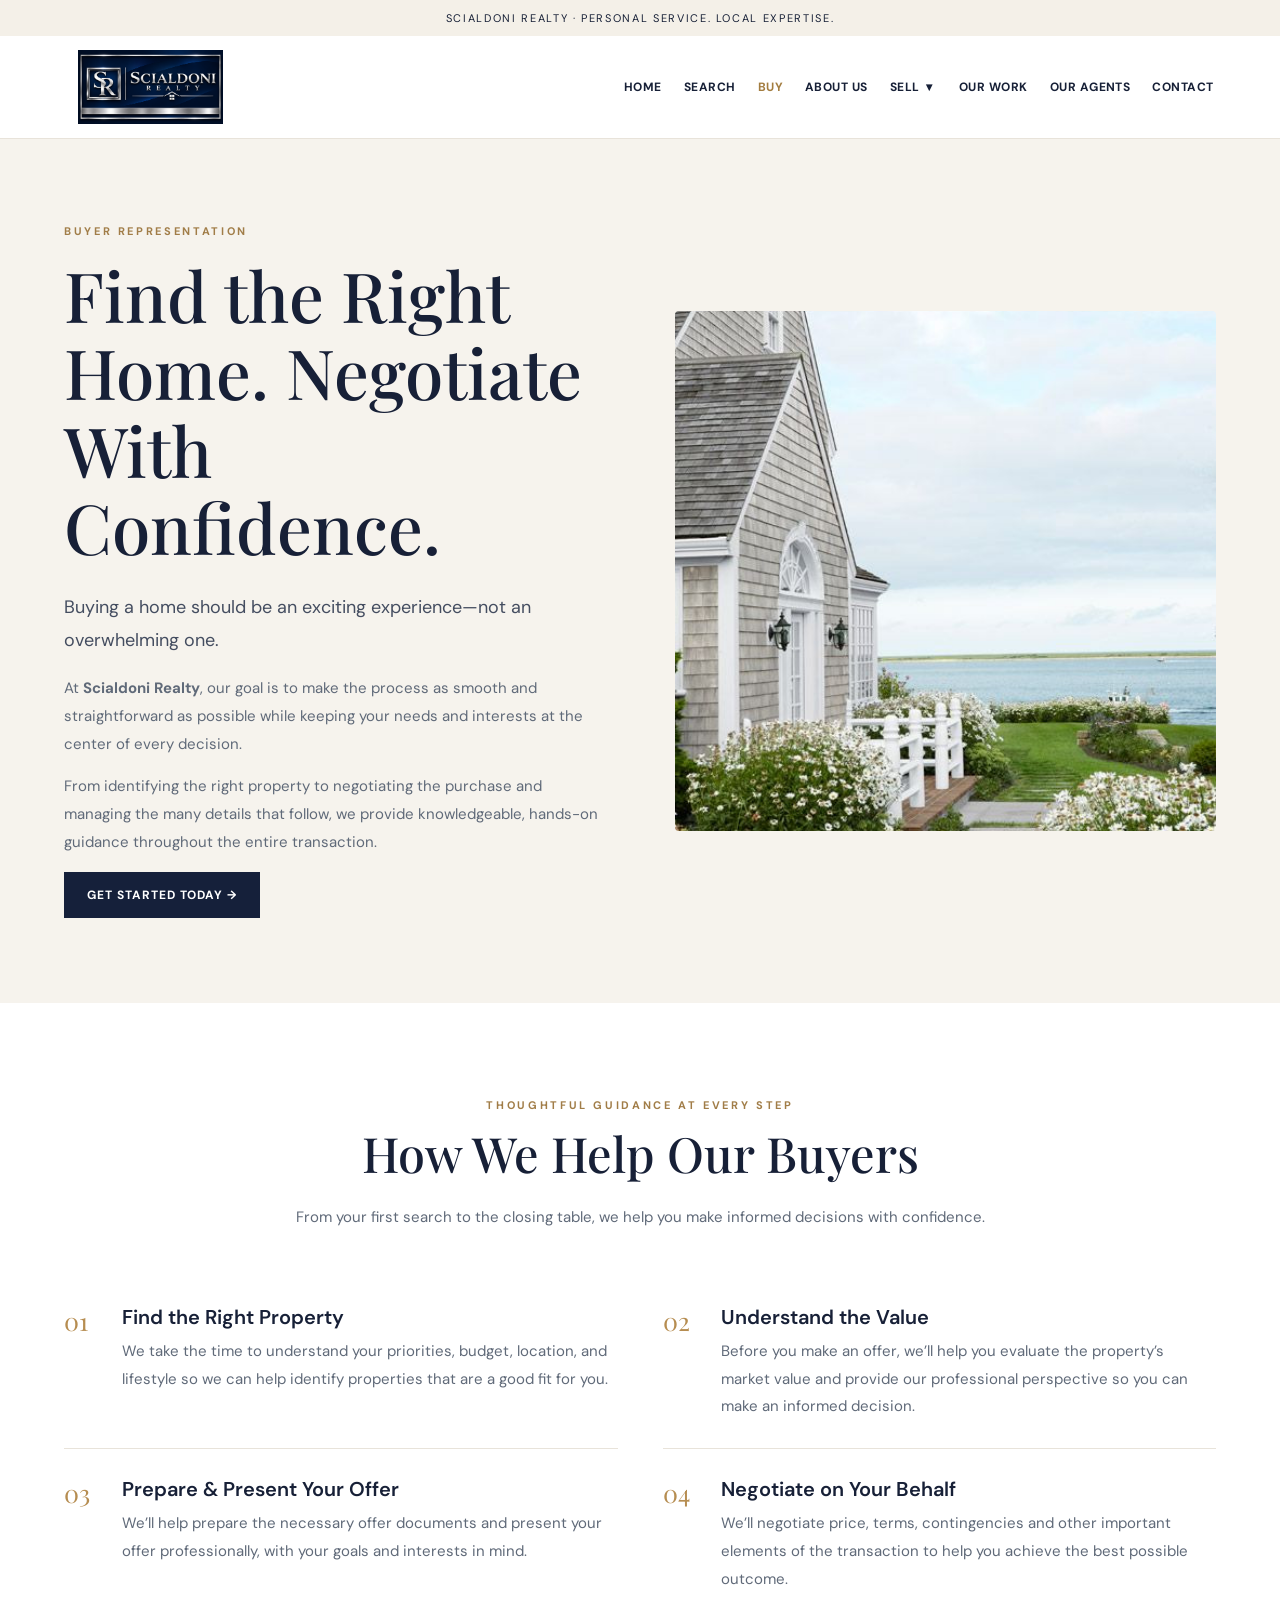
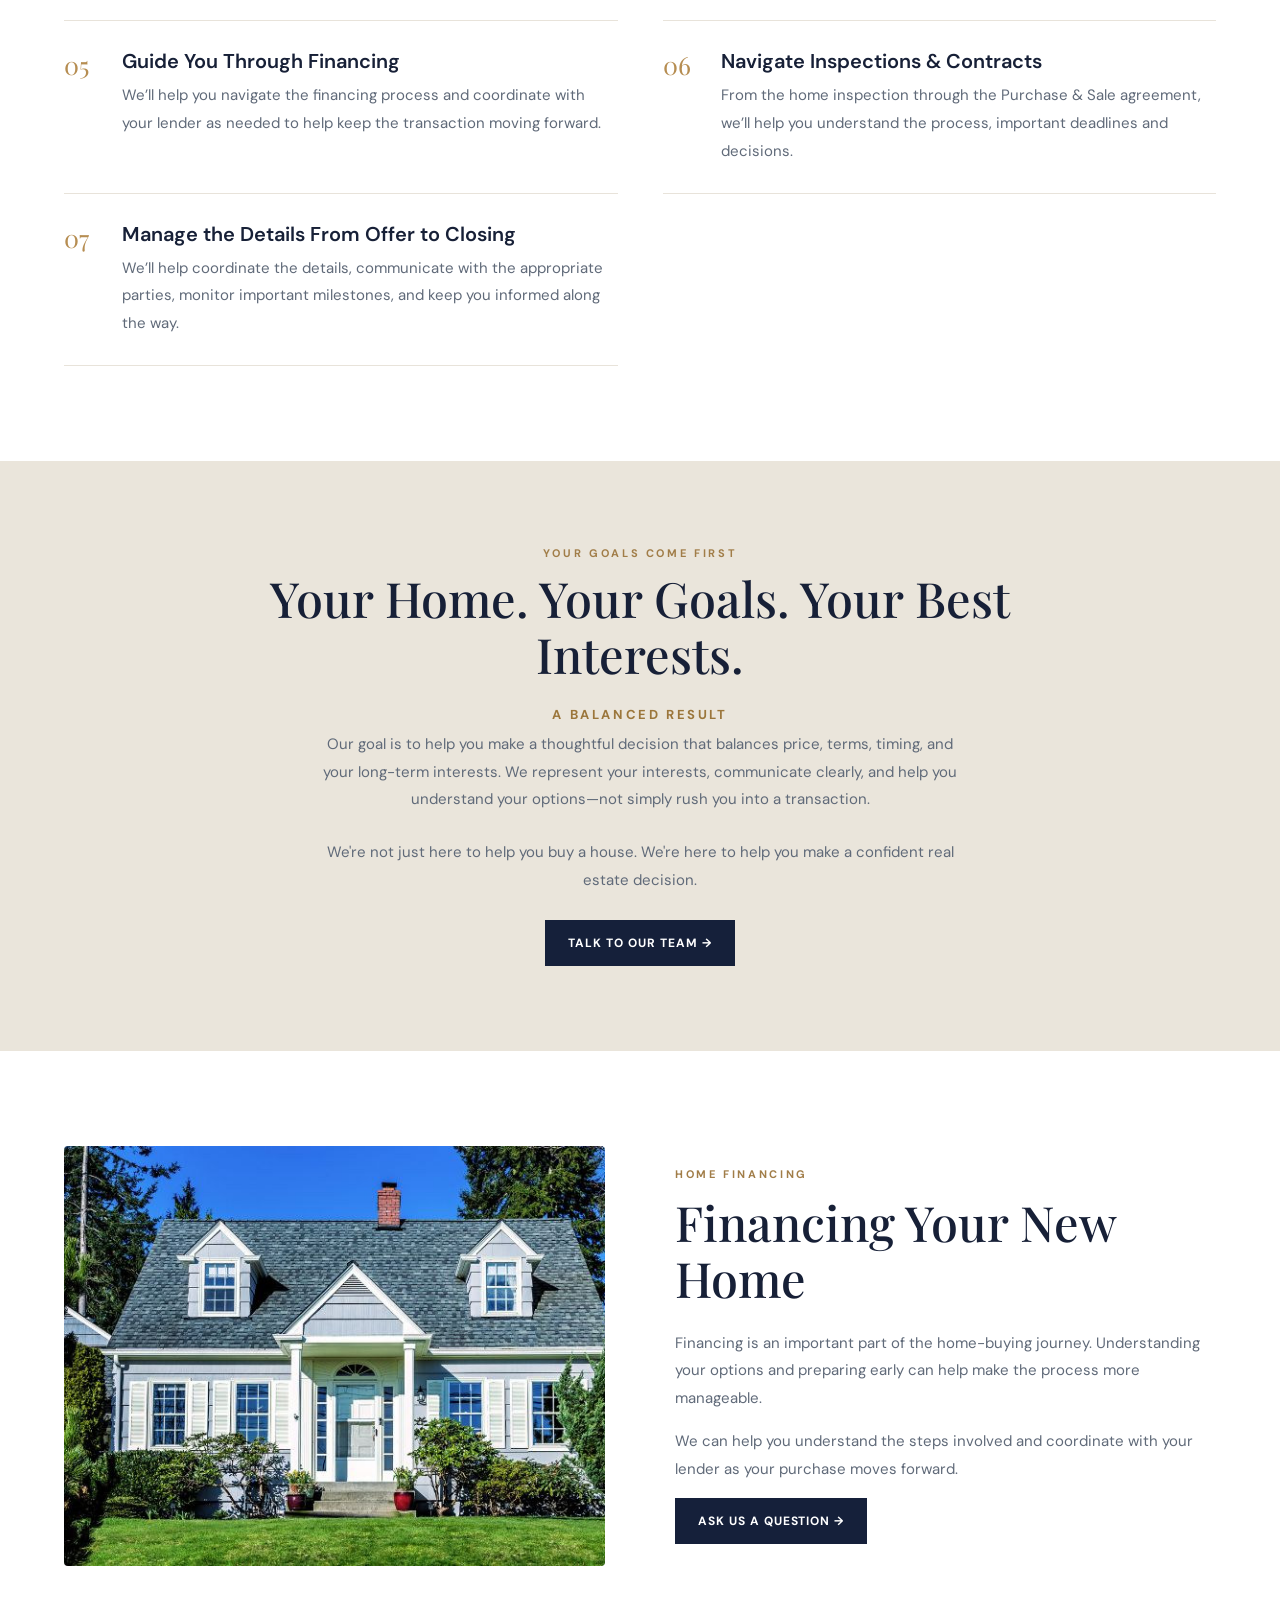
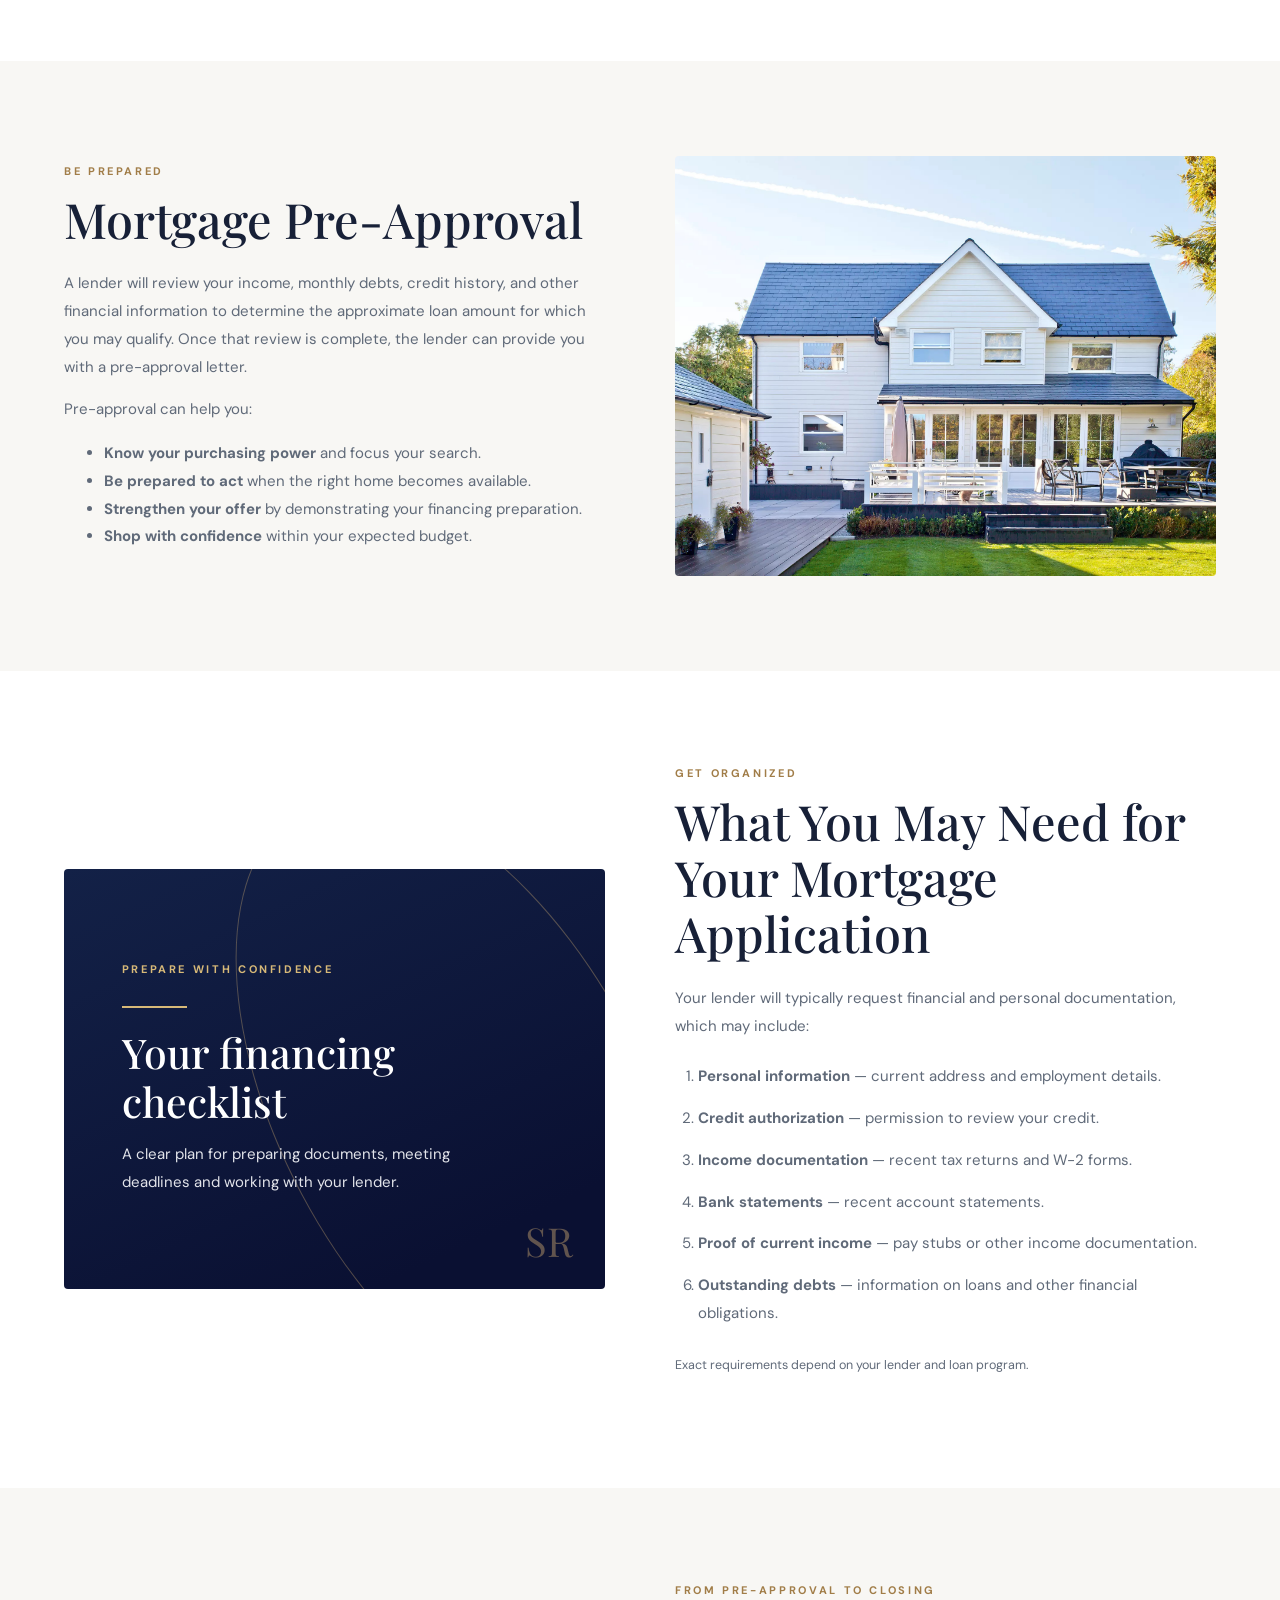
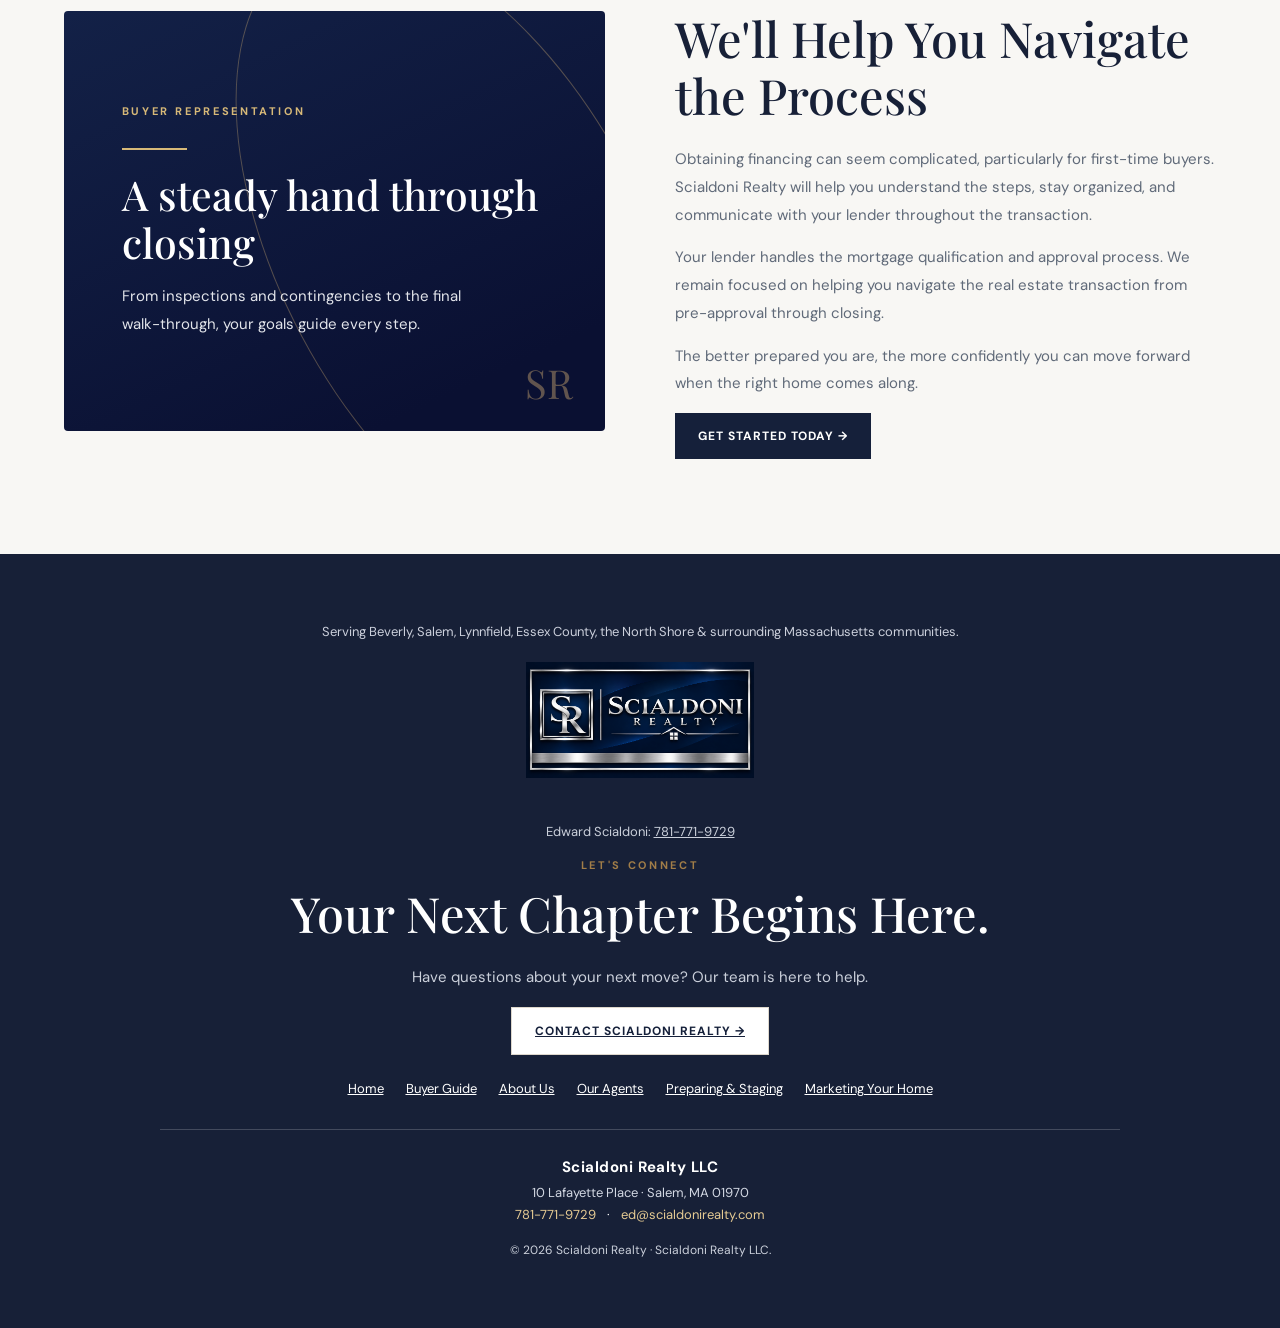
<file: buyer.html>
<!DOCTYPE html>

<html lang="en"><head>
<meta charset="utf-8"/>
<!-- Scialdoni Realty V16: page-specific social preview. Update absolute URLs when the official domain is connected. -->
<link rel="canonical" href="https://thaha3000.github.io/scialdoni-realty-v19/buyer.html">
<meta property="og:type" content="website">
<meta property="og:site_name" content="Scialdoni Realty">
<meta property="og:title" content="Buyer Representation | Scialdoni Realty">
<meta property="og:description" content="Scialdoni Realty buyer representation, home financing and mortgage preparation guidance.">
<meta property="og:url" content="https://thaha3000.github.io/scialdoni-realty-v19/buyer.html">
<meta property="og:image" content="https://thaha3000.github.io/scialdoni-realty-v19/scialdoni-share.jpg">
<meta property="og:image:secure_url" content="https://thaha3000.github.io/scialdoni-realty-v19/scialdoni-share.jpg">
<meta property="og:image:type" content="image/jpeg">
<meta property="og:image:width" content="1200">
<meta property="og:image:height" content="630">
<meta property="og:image:alt" content="Scialdoni Realty silver monogram and wordmark on navy with a silver frame">
<meta name="twitter:card" content="summary_large_image">
<meta name="twitter:title" content="Buyer Representation | Scialdoni Realty">
<meta name="twitter:description" content="Scialdoni Realty buyer representation, home financing and mortgage preparation guidance.">
<meta name="twitter:image" content="https://thaha3000.github.io/scialdoni-realty-v19/scialdoni-share.jpg">
<meta name="twitter:image:alt" content="Scialdoni Realty — Your Next Chapter Begins Here">
<!-- End V16 social metadata -->
<meta content="width=device-width,initial-scale=1" name="viewport"/><link href="https://fonts.googleapis.com" rel="preconnect"/><link crossorigin="" href="https://fonts.gstatic.com" rel="preconnect"/><link href="https://fonts.googleapis.com/css2?family=DM+Sans:wght@400;500;600;700&amp;family=Playfair+Display:wght@400;500;600&amp;display=swap" rel="stylesheet"/><link href="pages.css" rel="stylesheet"/><title>Buyer Representation | Scialdoni Realty</title><meta content="Scialdoni Realty buyer representation, home financing and mortgage preparation guidance." name="description"/><link href="site-v10.css" rel="stylesheet"/><link href="site-v11.css" rel="stylesheet"/><link href="site-v12.css" rel="stylesheet"/><meta content="Scialdoni Realty LLC" name="author"/><link rel="stylesheet" href="site-v17.css"/><link rel="icon" type="image/png" href="favicon.png">
</head><body><div class="topline">SCIALDONI REALTY · PERSONAL SERVICE. LOCAL EXPERTISE.</div><header class="nav"><div class="navinner"><a class="logo v17-brand-logo" href="index.html" aria-label="Scialdoni Realty homepage"><img src="scialdoni-logo.png" alt="Scialdoni Realty" width="1754" height="897"/></a><nav aria-label="Main navigation" class="navlinks"><a href="index.html">HOME</a><a href="search.html">SEARCH</a><a aria-current="page" href="buyer.html">BUY</a><a href="about.html">ABOUT US</a><div class="sell-nav"><a class="sell-main-link" href="sell.html">SELL</a><button aria-expanded="false" aria-label="Open Sell pages" class="sell-toggle" type="button">▾</button><div class="sell-menu"><a href="staging.html">Preparing &amp; Staging Your Home</a><a href="sell.html">Marketing Your Home</a></div></div><a href="index.html#work">OUR WORK</a><a href="index.html#agents">OUR AGENTS</a><a href="index.html#contact">CONTACT</a></nav></div></header><main><section class="intro"><div class="wrap intro-grid"><div><div class="eyebrow">BUYER REPRESENTATION</div><h1>Find the Right Home. Negotiate With Confidence.</h1><p class="lead">Buying a home should be an exciting experience—not an overwhelming one.</p><p>At <strong>Scialdoni Realty</strong>, our goal is to make the process as smooth and straightforward as possible while keeping your needs and interests at the center of every decision.</p><p>From identifying the right property to negotiating the purchase and managing the many details that follow, we provide knowledgeable, hands-on guidance throughout the entire transaction.</p><a class="cta" href="index.html#contact">GET STARTED TODAY →</a></div><img alt="New England coastal residence on the left with an ocean view to the right" class="coastal-ocean-photo" src="coastal-ocean-view-home.jpg"/></div></section><section class="section"><div class="wrap"><div class="subhead"><div class="eyebrow">THOUGHTFUL GUIDANCE AT EVERY STEP</div><h2>How We Help Our Buyers</h2><p>From your first search to the closing table, we help you make informed decisions with confidence.</p></div><div class="steps"><article class="step"><span class="number">01</span><div><h3>Find the Right Property</h3><p>We take the time to understand your priorities, budget, location, and lifestyle so we can help identify properties that are a good fit for you.</p></div></article><article class="step"><span class="number">02</span><div><h3>Understand the Value</h3><p>Before you make an offer, we’ll help you evaluate the property’s market value and provide our professional perspective so you can make an informed decision.</p></div></article><article class="step"><span class="number">03</span><div><h3>Prepare &amp; Present Your Offer</h3><p>We’ll help prepare the necessary offer documents and present your offer professionally, with your goals and interests in mind.</p></div></article><article class="step"><span class="number">04</span><div><h3>Negotiate on Your Behalf</h3><p>We’ll negotiate price, terms, contingencies and other important elements of the transaction to help you achieve the best possible outcome.</p></div></article><article class="step"><span class="number">05</span><div><h3>Guide You Through Financing</h3><p>We’ll help you navigate the financing process and coordinate with your lender as needed to help keep the transaction moving forward.</p></div></article><article class="step"><span class="number">06</span><div><h3>Navigate Inspections &amp; Contracts</h3><p>From the home inspection through the Purchase &amp; Sale agreement, we’ll help you understand the process, important deadlines and decisions.</p></div></article><article class="step"><span class="number">07</span><div><h3>Manage the Details From Offer to Closing</h3><p>We’ll help coordinate the details, communicate with the appropriate parties, monitor important milestones, and keep you informed along the way.</p></div></article></div></div></section><section class="statement"><div class="wrap"><div class="eyebrow">YOUR GOALS COME FIRST</div><h2>Your Home. Your Goals. Your Best Interests.</h2><p class="v11-balanced">A Balanced Result</p><p>Our goal is to help you make a thoughtful decision that balances price, terms, timing, and your long-term interests. We represent your interests, communicate clearly, and help you understand your options—not simply rush you into a transaction.</p><p>We're not just here to help you buy a house. We're here to help you make a confident real estate decision.</p><a class="cta" href="index.html#contact">TALK TO OUR TEAM →</a></div></section><section class="section"><div class="wrap section-grid"><img alt="Classic New England Cape-style home with white trim and a landscaped front yard" loading="lazy" src="classic-new-england-cape.jpg"/><div><div class="eyebrow">HOME FINANCING</div><h2>Financing Your New Home</h2><p>Financing is an important part of the home-buying journey. Understanding your options and preparing early can help make the process more manageable.</p><p>We can help you understand the steps involved and coordinate with your lender as your purchase moves forward.</p><a class="cta" href="index.html#contact">ASK US A QUESTION →</a></div></div></section><section class="section alt"><div class="wrap section-grid reverse"><img alt="Bright white home with a garden deck and outdoor seating" loading="lazy" src="new-england-garden-deck.jpg"/><div><div class="eyebrow">BE PREPARED</div><h2>Mortgage Pre-Approval</h2><p>A lender will review your income, monthly debts, credit history, and other financial information to determine the approximate loan amount for which you may qualify. Once that review is complete, the lender can provide you with a pre-approval letter.</p><p>Pre-approval can help you:</p><ul><li><strong>Know your purchasing power</strong> and focus your search.</li><li><strong>Be prepared to act</strong> when the right home becomes available.</li><li><strong>Strengthen your offer</strong> by demonstrating your financing preparation.</li><li><strong>Shop with confidence</strong> within your expected budget.</li></ul></div></div></section><section class="section"><div class="wrap section-grid"><div aria-label="Decorative editorial panel about Your financing checklist" class="v11-editorial-photo" role="img"><div class="v11-editorial-kicker">PREPARE WITH CONFIDENCE</div><div class="v11-editorial-rule"></div><h3>Your financing checklist</h3><p>A clear plan for preparing documents, meeting deadlines and working with your lender.</p><span class="v11-editorial-mark">SR</span></div><div><div class="eyebrow">GET ORGANIZED</div><h2>What You May Need for Your Mortgage Application</h2><p>Your lender will typically request financial and personal documentation, which may include:</p><ol class="requirements"><li><strong>Personal information</strong> — current address and employment details.</li><li><strong>Credit authorization</strong> — permission to review your credit.</li><li><strong>Income documentation</strong> — recent tax returns and W-2 forms.</li><li><strong>Bank statements</strong> — recent account statements.</li><li><strong>Proof of current income</strong> — pay stubs or other income documentation.</li><li><strong>Outstanding debts</strong> — information on loans and other financial obligations.</li></ol><p><small>Exact requirements depend on your lender and loan program.</small></p></div></div></section><section class="section alt"><div class="wrap section-grid reverse"><div aria-label="Decorative editorial panel about A steady hand through closing" class="v11-editorial-photo" role="img"><div class="v11-editorial-kicker">BUYER REPRESENTATION</div><div class="v11-editorial-rule"></div><h3>A steady hand through closing</h3><p>From inspections and contingencies to the final walk-through, your goals guide every step.</p><span class="v11-editorial-mark">SR</span></div><div><div class="eyebrow">FROM PRE-APPROVAL TO CLOSING</div><h2>We'll Help You Navigate the Process</h2><p>Obtaining financing can seem complicated, particularly for first-time buyers. Scialdoni Realty will help you understand the steps, stay organized, and communicate with your lender throughout the transaction.</p><p>Your lender handles the mortgage qualification and approval process. We remain focused on helping you navigate the real estate transaction from pre-approval through closing.</p><p>The better prepared you are, the more confidently you can move forward when the right home comes along.</p><a class="cta" href="index.html#contact">GET STARTED TODAY →</a></div></div></section></main><footer class="footer"><p class="v9-footer-service">Serving Beverly, Salem, Lynnfield, Essex County, the North Shore &amp; surrounding Massachusetts communities.</p><div class="v9-footer-brand v17-footer-logo"><img src="scialdoni-logo.png" alt="Scialdoni Realty" width="1754" height="897" loading="lazy"/></div><p style="font-size:13px">Edward Scialdoni: <a href="tel:+17817719729">781-771-9729</a></p><div class="eyebrow">LET'S CONNECT</div><h2>Your Next Chapter Begins Here.</h2><p>Have questions about your next move? Our team is here to help.</p><a class="cta light" href="index.html#contact">CONTACT SCIALDONI REALTY →</a><div class="footer-links"><a href="index.html">Home</a><a href="buyer.html">Buyer Guide</a><a href="about.html">About Us</a><a href="index.html#agents">Our Agents</a><a href="staging.html">Preparing &amp; Staging</a><a href="sell.html">Marketing Your Home</a></div><div aria-label="Brokerage information" class="v12-brokerage-info"><strong>Scialdoni Realty LLC</strong><address>10 Lafayette Place · Salem, MA 01970</address><div class="v12-brokerage-links"><a href="tel:+17817719729">781-771-9729</a><span aria-hidden="true">·</span><a href="mailto:ed@scialdonirealty.com">ed@scialdonirealty.com</a></div></div><p style="font-size:12px">© 2026 Scialdoni Realty · Scialdoni Realty LLC.</p></footer><script defer="" src="site-v11.js"></script></body></html>
</file>
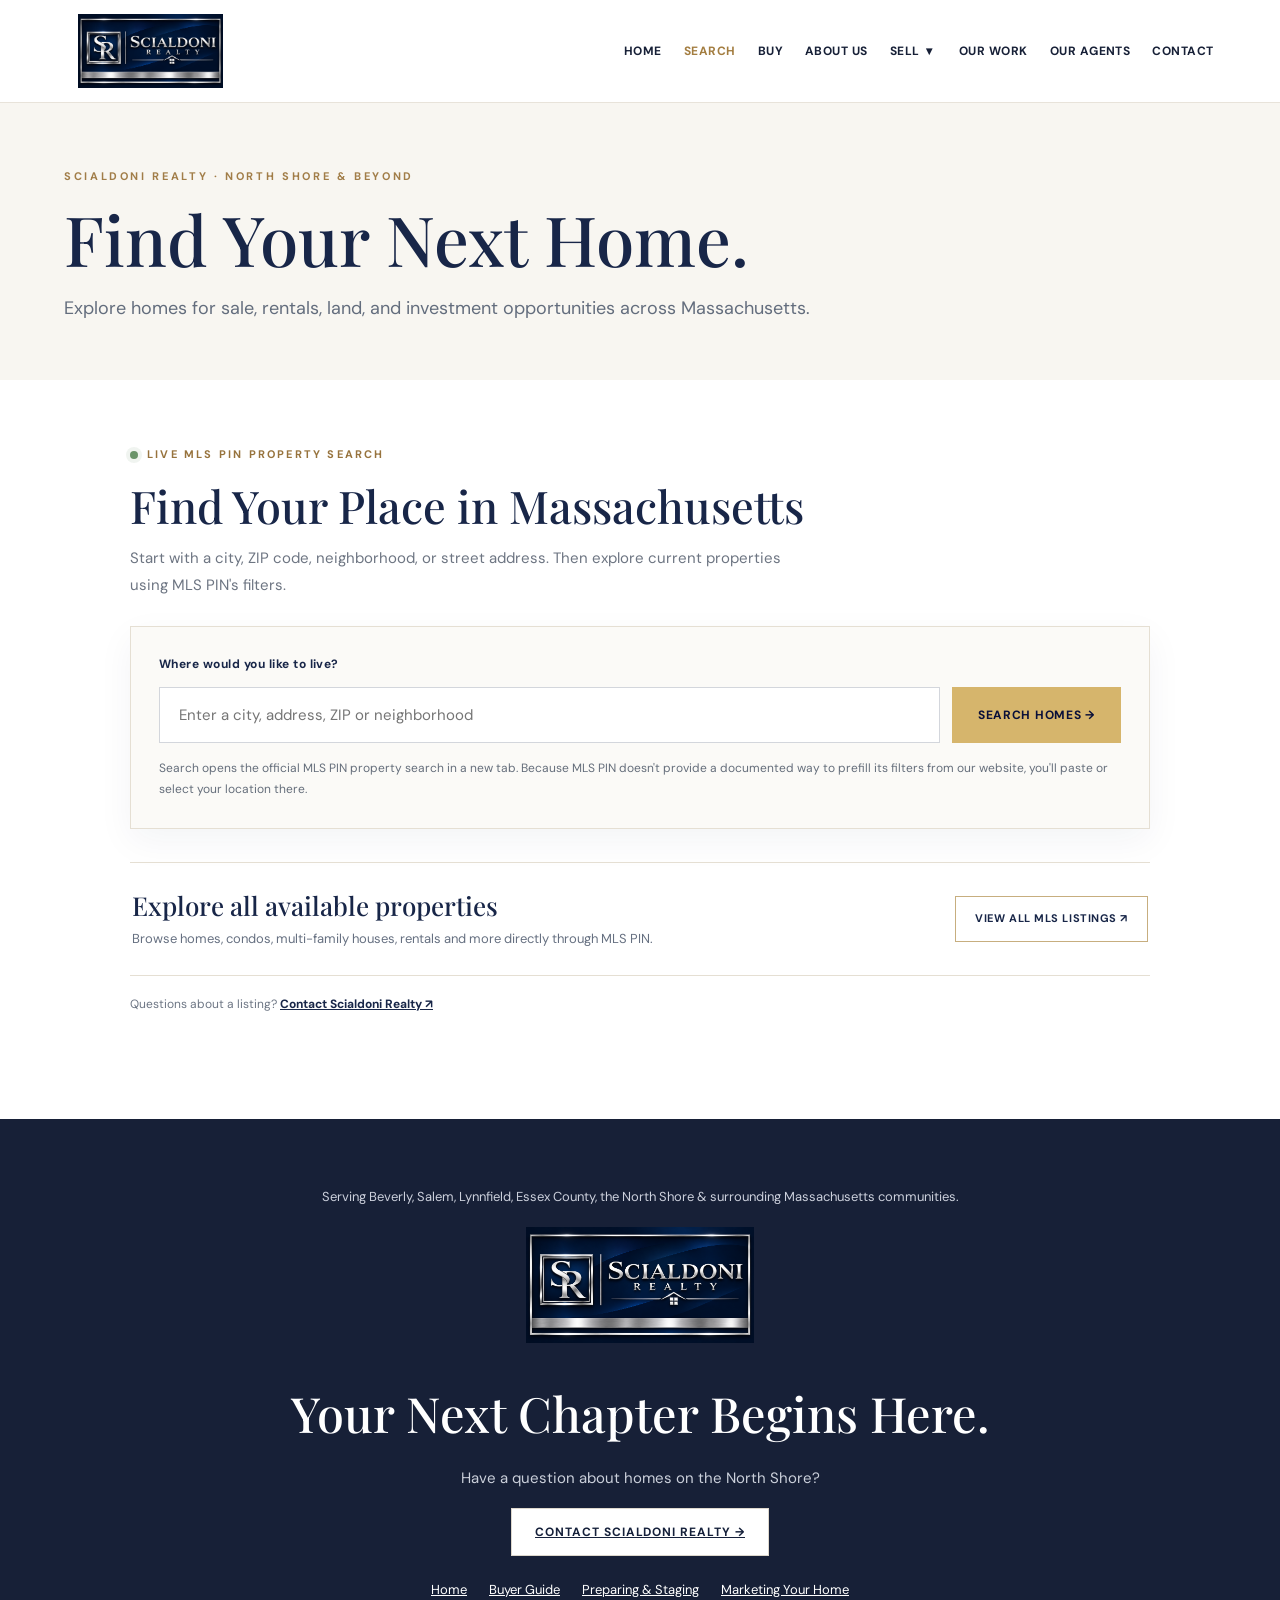
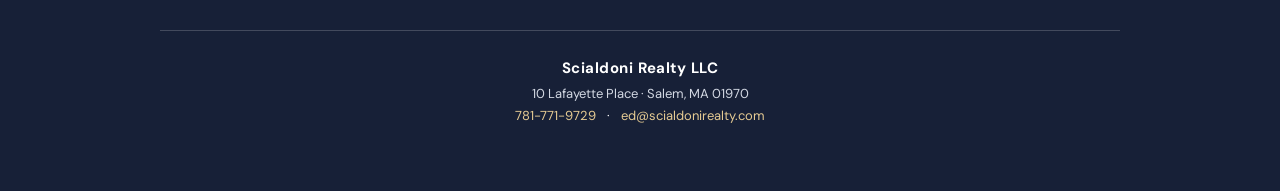
<file: search.html>
<!DOCTYPE html>

<html lang="en"><head>
<meta charset="utf-8"/>
<!-- Scialdoni Realty V16: page-specific social preview. Update absolute URLs when the official domain is connected. -->
<link rel="canonical" href="https://thaha3000.github.io/scialdoni-realty-v19/search.html">
<meta property="og:type" content="website">
<meta property="og:site_name" content="Scialdoni Realty">
<meta property="og:title" content="Explore North Shore Homes | Scialdoni Realty">
<meta property="og:description" content="Search live MLS PIN listings through Scialdoni Realty, including homes for sale, rentals, land, and other available properties.">
<meta property="og:url" content="https://thaha3000.github.io/scialdoni-realty-v19/search.html">
<meta property="og:image" content="https://thaha3000.github.io/scialdoni-realty-v19/scialdoni-share.jpg">
<meta property="og:image:secure_url" content="https://thaha3000.github.io/scialdoni-realty-v19/scialdoni-share.jpg">
<meta property="og:image:type" content="image/jpeg">
<meta property="og:image:width" content="1200">
<meta property="og:image:height" content="630">
<meta property="og:image:alt" content="Scialdoni Realty silver monogram and wordmark on navy with a silver frame">
<meta name="twitter:card" content="summary_large_image">
<meta name="twitter:title" content="Explore North Shore Homes | Scialdoni Realty">
<meta name="twitter:description" content="Search live MLS PIN listings through Scialdoni Realty, including homes for sale, rentals, land, and other available properties.">
<meta name="twitter:image" content="https://thaha3000.github.io/scialdoni-realty-v19/scialdoni-share.jpg">
<meta name="twitter:image:alt" content="Scialdoni Realty — Your Next Chapter Begins Here">
<!-- End V16 social metadata -->
<meta content="width=device-width,initial-scale=1" name="viewport"/><meta content="Search live MLS PIN listings through Scialdoni Realty, including homes for sale, rentals, land, and other available properties." name="description"/><title>Explore North Shore Homes | Scialdoni Realty</title><link href="https://fonts.googleapis.com/css2?family=DM+Sans:wght@400;600;700&amp;family=Playfair+Display:wght@400;500&amp;display=swap" rel="stylesheet"/><link href="pages.css" rel="stylesheet"/><link href="site-v10.css" rel="stylesheet"/><link href="site-v11.css" rel="stylesheet"/><link href="site-v12.css" rel="stylesheet"/><meta content="Scialdoni Realty LLC" name="author"/><link href="site-v14.css" rel="stylesheet"/><link href="site-v15.css" rel="stylesheet"/><link rel="stylesheet" href="site-v17.css"/><link rel="icon" type="image/png" href="favicon.png">
</head><body class="search-landing"><header class="nav"><div class="navinner"><a class="logo v17-brand-logo" href="index.html" aria-label="Scialdoni Realty homepage"><img src="scialdoni-logo.png" alt="Scialdoni Realty" width="1754" height="897"/></a><nav aria-label="Main navigation" class="navlinks"><a href="index.html">HOME</a><a aria-current="page" href="search.html">SEARCH</a><a href="buyer.html">BUY</a><a href="about.html">ABOUT US</a><div class="sell-nav"><a class="sell-main-link" href="sell.html">SELL</a><button aria-expanded="false" aria-label="Open Sell pages" class="sell-toggle" type="button">▾</button><div class="sell-menu"><a href="staging.html">Preparing &amp; Staging Your Home</a><a href="sell.html">Marketing Your Home</a></div></div><a href="index.html#work">OUR WORK</a><a href="index.html#agents">OUR AGENTS</a><a href="index.html#contact">CONTACT</a></nav></div></header>
<main>
<section class="search-title v14-search-title">
<div class="wrap">
<div class="eyebrow">SCIALDONI REALTY · NORTH SHORE &amp; BEYOND</div>
<h1>Find Your Next Home.</h1>
<p class="lead">Explore homes for sale, rentals, land, and investment opportunities across Massachusetts.</p>
</div>
</section>
<section aria-labelledby="v15-search-title" class="v15-search-content">
<div class="v15-search-container">
<div class="v15-search-lead">
<span class="v14-discovery-label"><span aria-hidden="true" class="v14-live-dot"></span> LIVE MLS PIN PROPERTY SEARCH</span>
<h2 id="v15-search-title">Find Your Place in Massachusetts</h2>
<p>Start with a city, ZIP code, neighborhood, or street address. Then explore current properties using MLS PIN's filters.</p>
</div>
<form action="https://idx.mlspin.com/MLS.IDX/Search?AgentId=C9501243" class="v15-search-page-form" id="page-mls-search" method="get" target="_blank">
<input name="AgentId" type="hidden" value="C9501243"/>
<label for="page-search-location">Where would you like to live?</label>
<div class="v15-search-field-row">
<input autocomplete="off" id="page-search-location" placeholder="Enter a city, address, ZIP or neighborhood" type="search"/>
<button class="v15-search-submit" type="submit">SEARCH HOMES <span aria-hidden="true">→</span></button>
</div>
<p class="v15-help-text">Search opens the official MLS PIN property search in a new tab. Because MLS PIN doesn't provide a documented way to prefill its filters from our website, you'll paste or select your location there.</p>
<p aria-live="polite" class="v15-search-feedback" hidden="" id="page-search-feedback" role="status"></p>
</form>
<div class="v15-search-shortcuts">
<div>
<h3>Explore all available properties</h3>
<p>Browse homes, condos, multi-family houses, rentals and more directly through MLS PIN.</p>
</div>
<a href="https://idx.mlspin.com/MLS.IDX/Search?AgentId=C9501243" rel="noopener noreferrer" target="_blank">VIEW ALL MLS LISTINGS <span aria-hidden="true">↗</span></a>
</div>
<p class="v15-search-assistance">Questions about a listing? <a href="index.html#contact">Contact Scialdoni Realty ↗</a></p>
</div>
</section>
</main><footer class="footer"><p class="v9-footer-service">Serving Beverly, Salem, Lynnfield, Essex County, the North Shore &amp; surrounding Massachusetts communities.</p><div class="v9-footer-brand v17-footer-logo"><img src="scialdoni-logo.png" alt="Scialdoni Realty" width="1754" height="897" loading="lazy"/></div><h2>Your Next Chapter Begins Here.</h2><p>Have a question about homes on the North Shore?</p><a class="cta light" href="index.html#contact">CONTACT SCIALDONI REALTY →</a><div class="footer-links"><a href="index.html">Home</a><a href="buyer.html">Buyer Guide</a><a href="staging.html">Preparing &amp; Staging</a><a href="sell.html">Marketing Your Home</a></div><div aria-label="Brokerage information" class="v12-brokerage-info"><strong>Scialdoni Realty LLC</strong><address>10 Lafayette Place · Salem, MA 01970</address><div class="v12-brokerage-links"><a href="tel:+17817719729">781-771-9729</a><span aria-hidden="true">·</span><a href="mailto:ed@scialdonirealty.com">ed@scialdonirealty.com</a></div></div></footer><script defer="" src="site-v11.js"></script><script defer="" src="site-v15.js"></script></body></html>
</file>
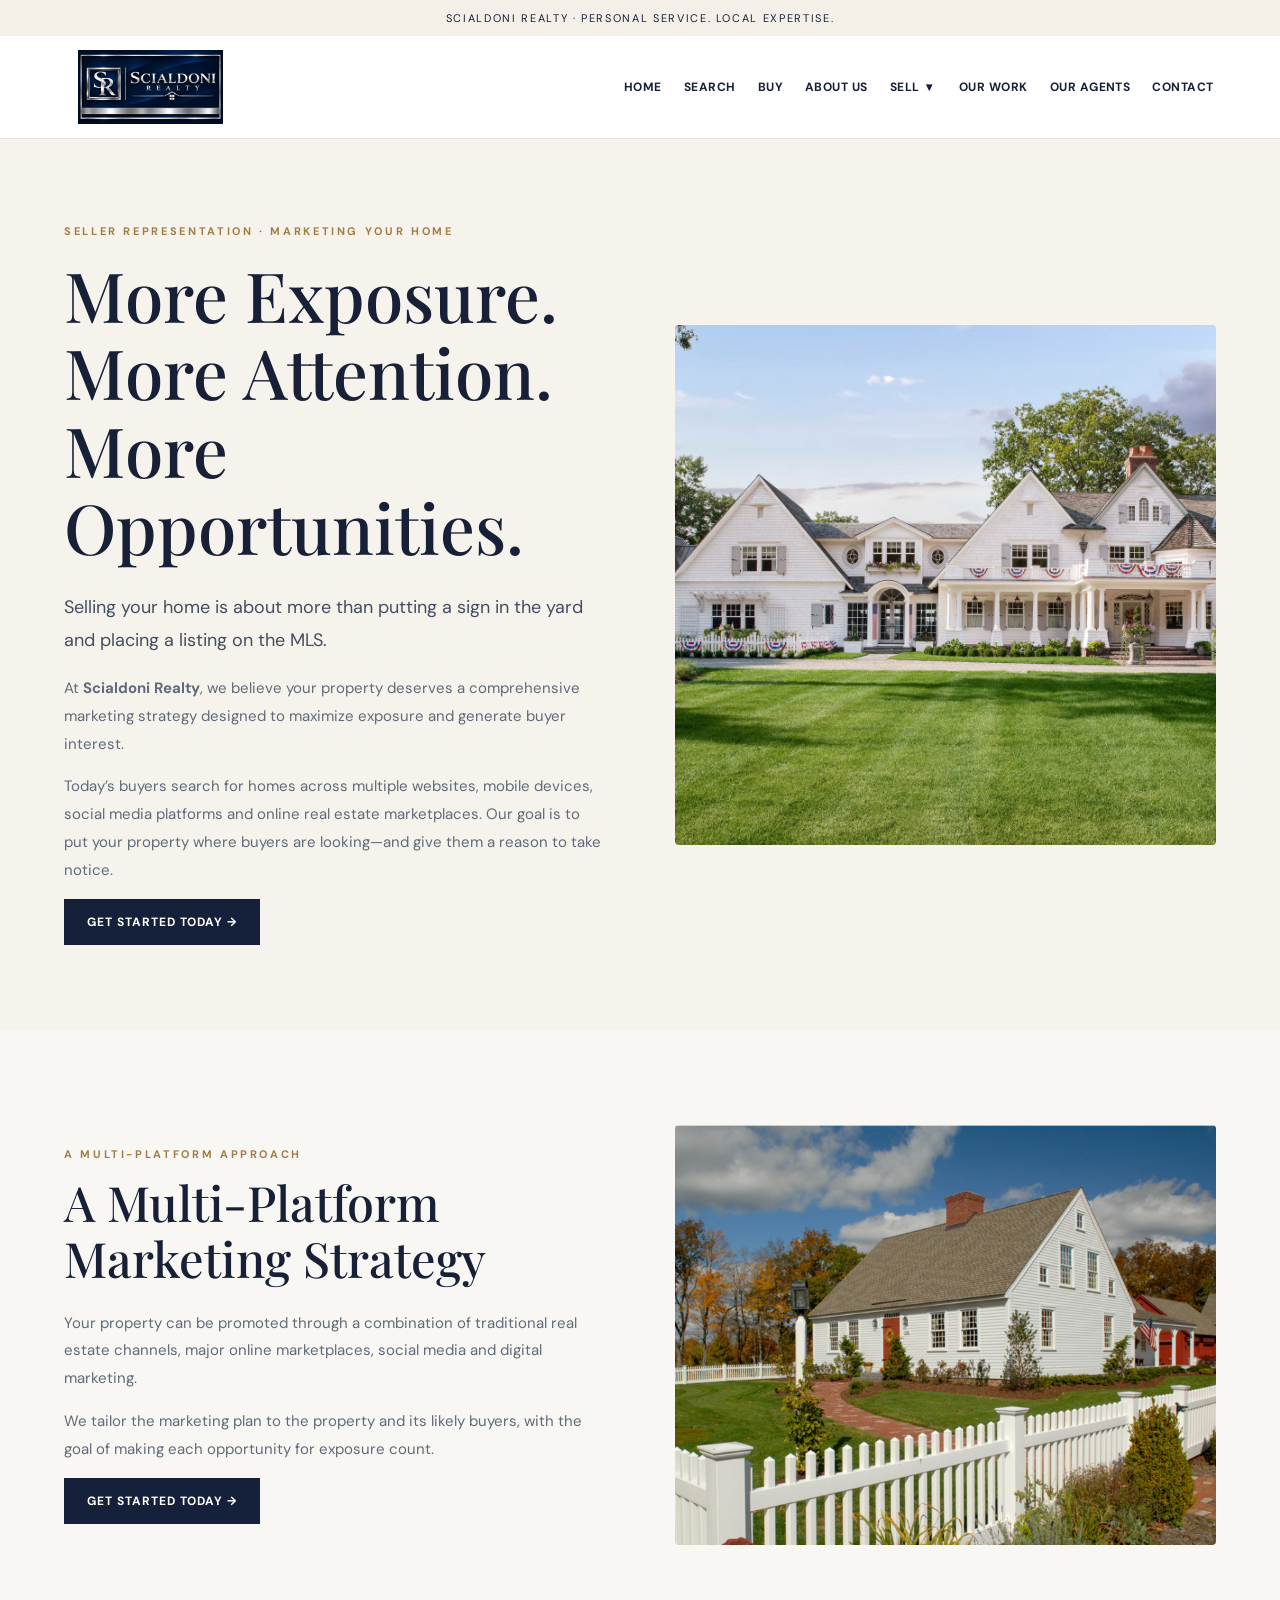
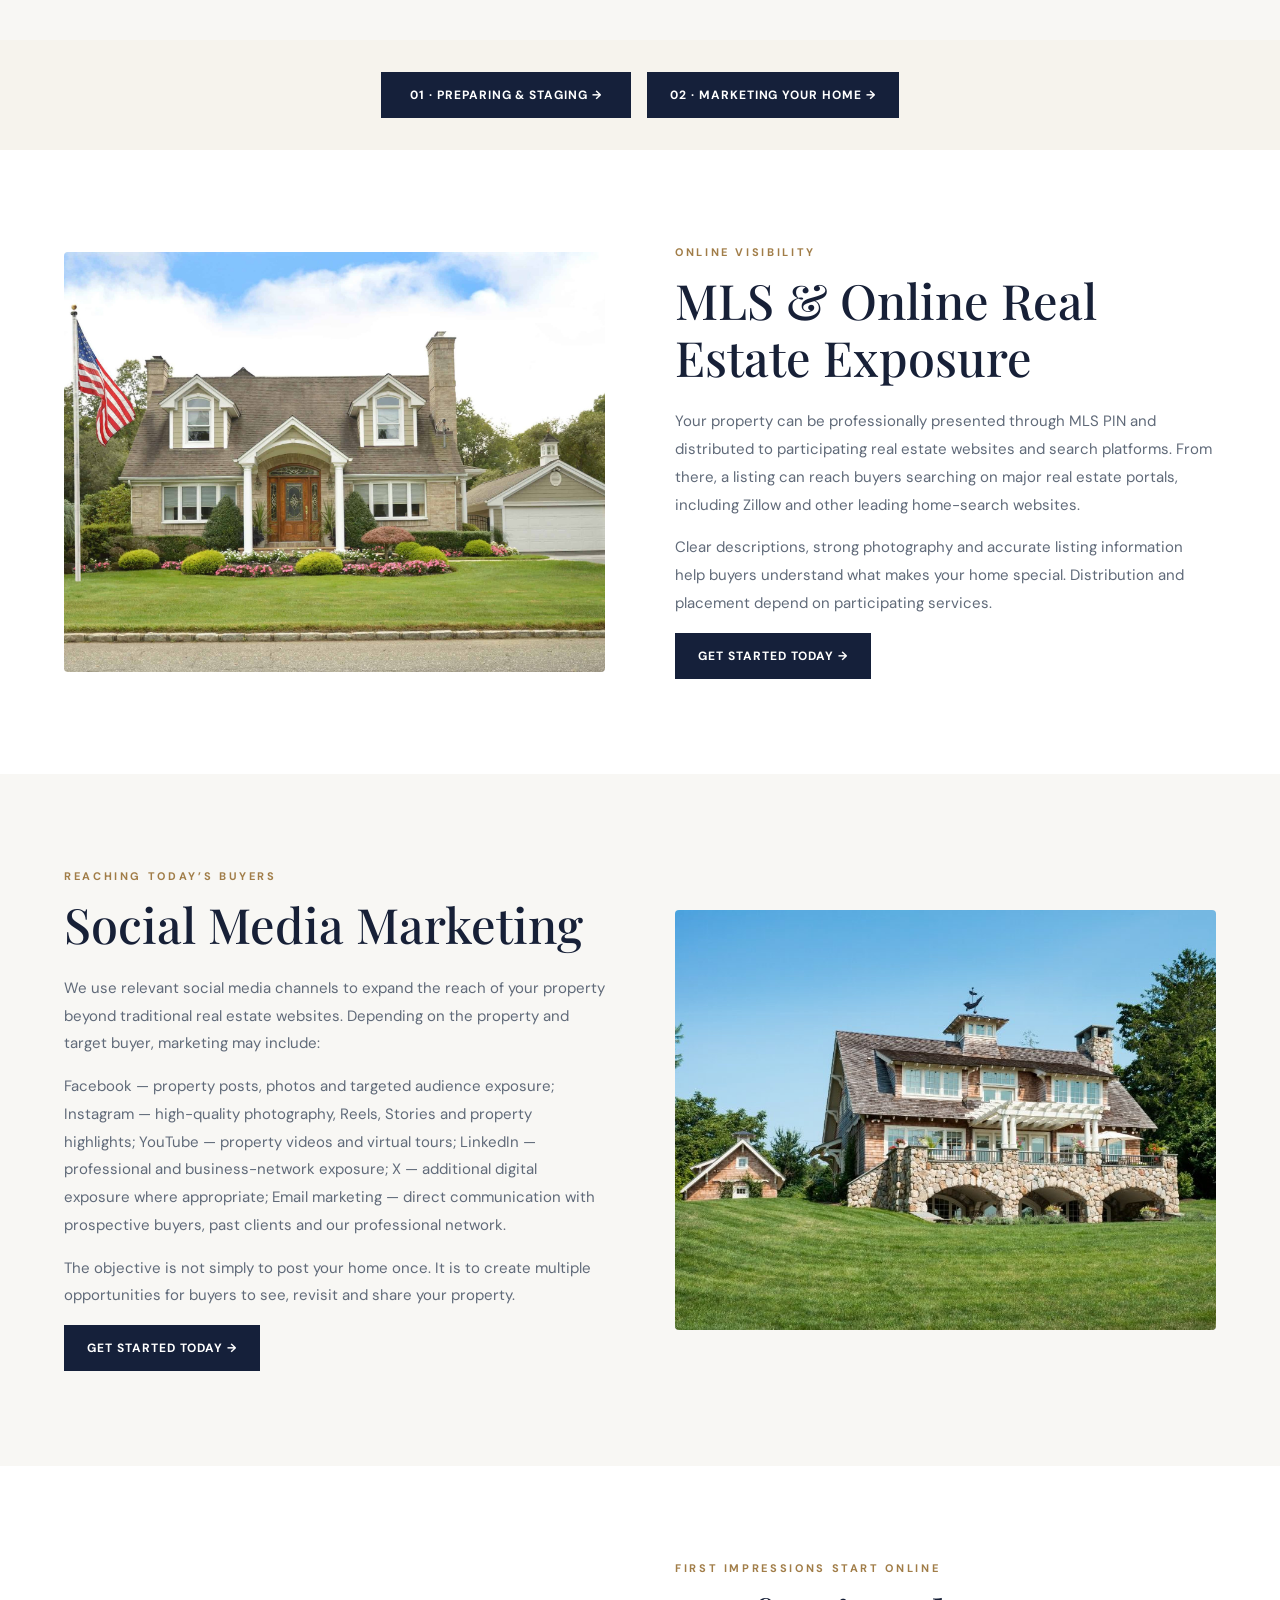
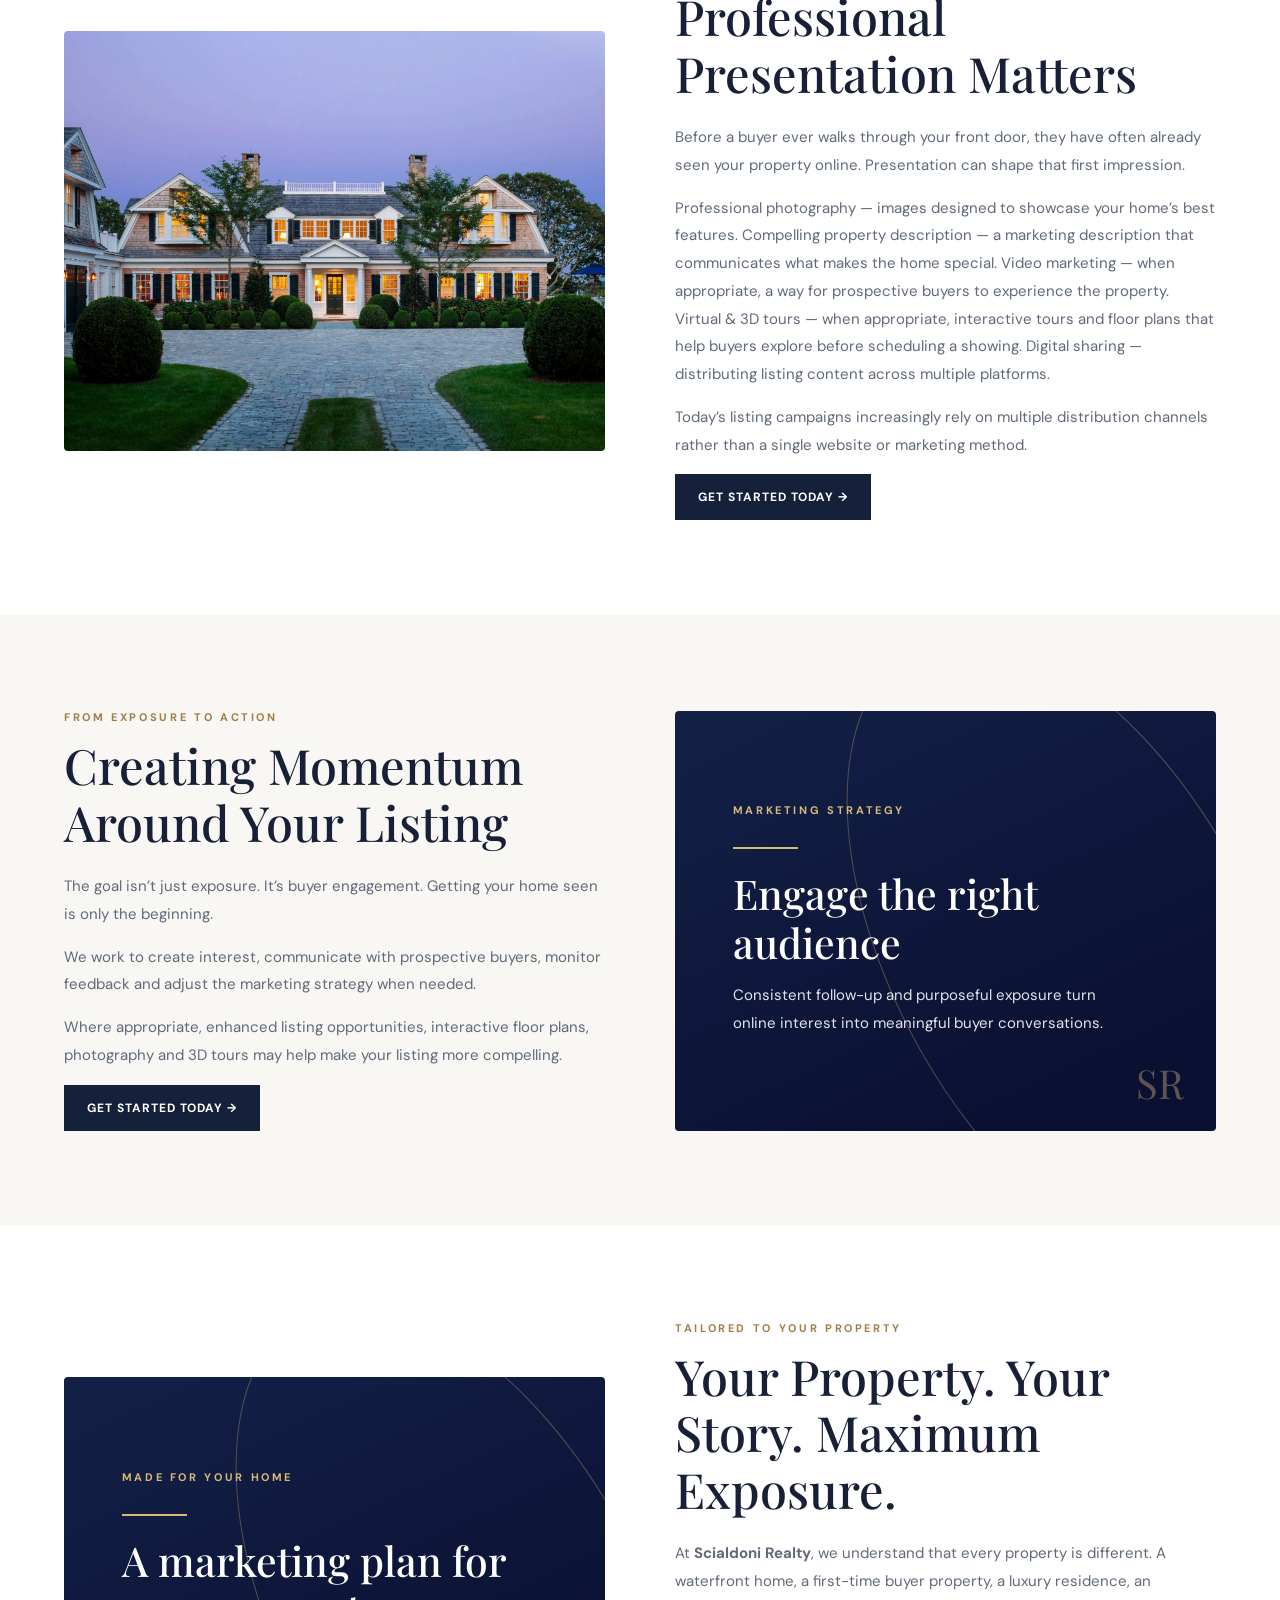
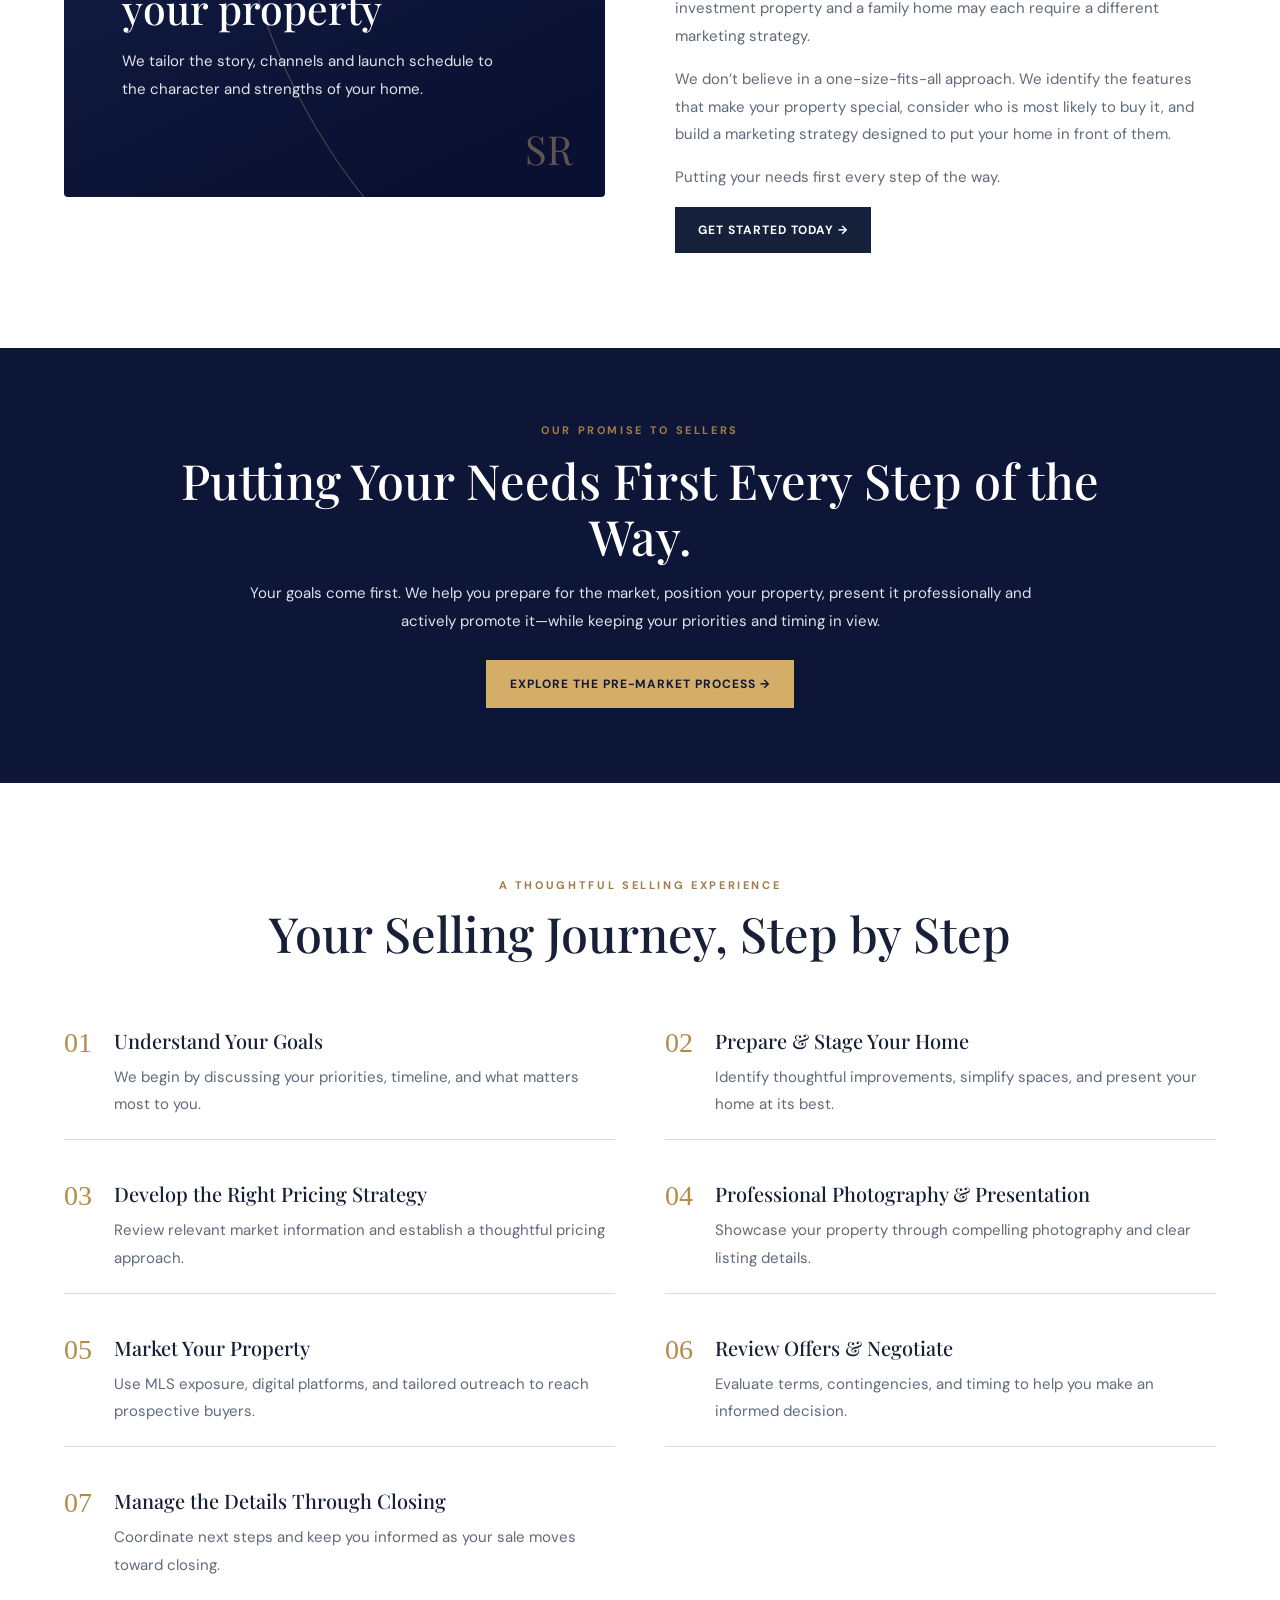
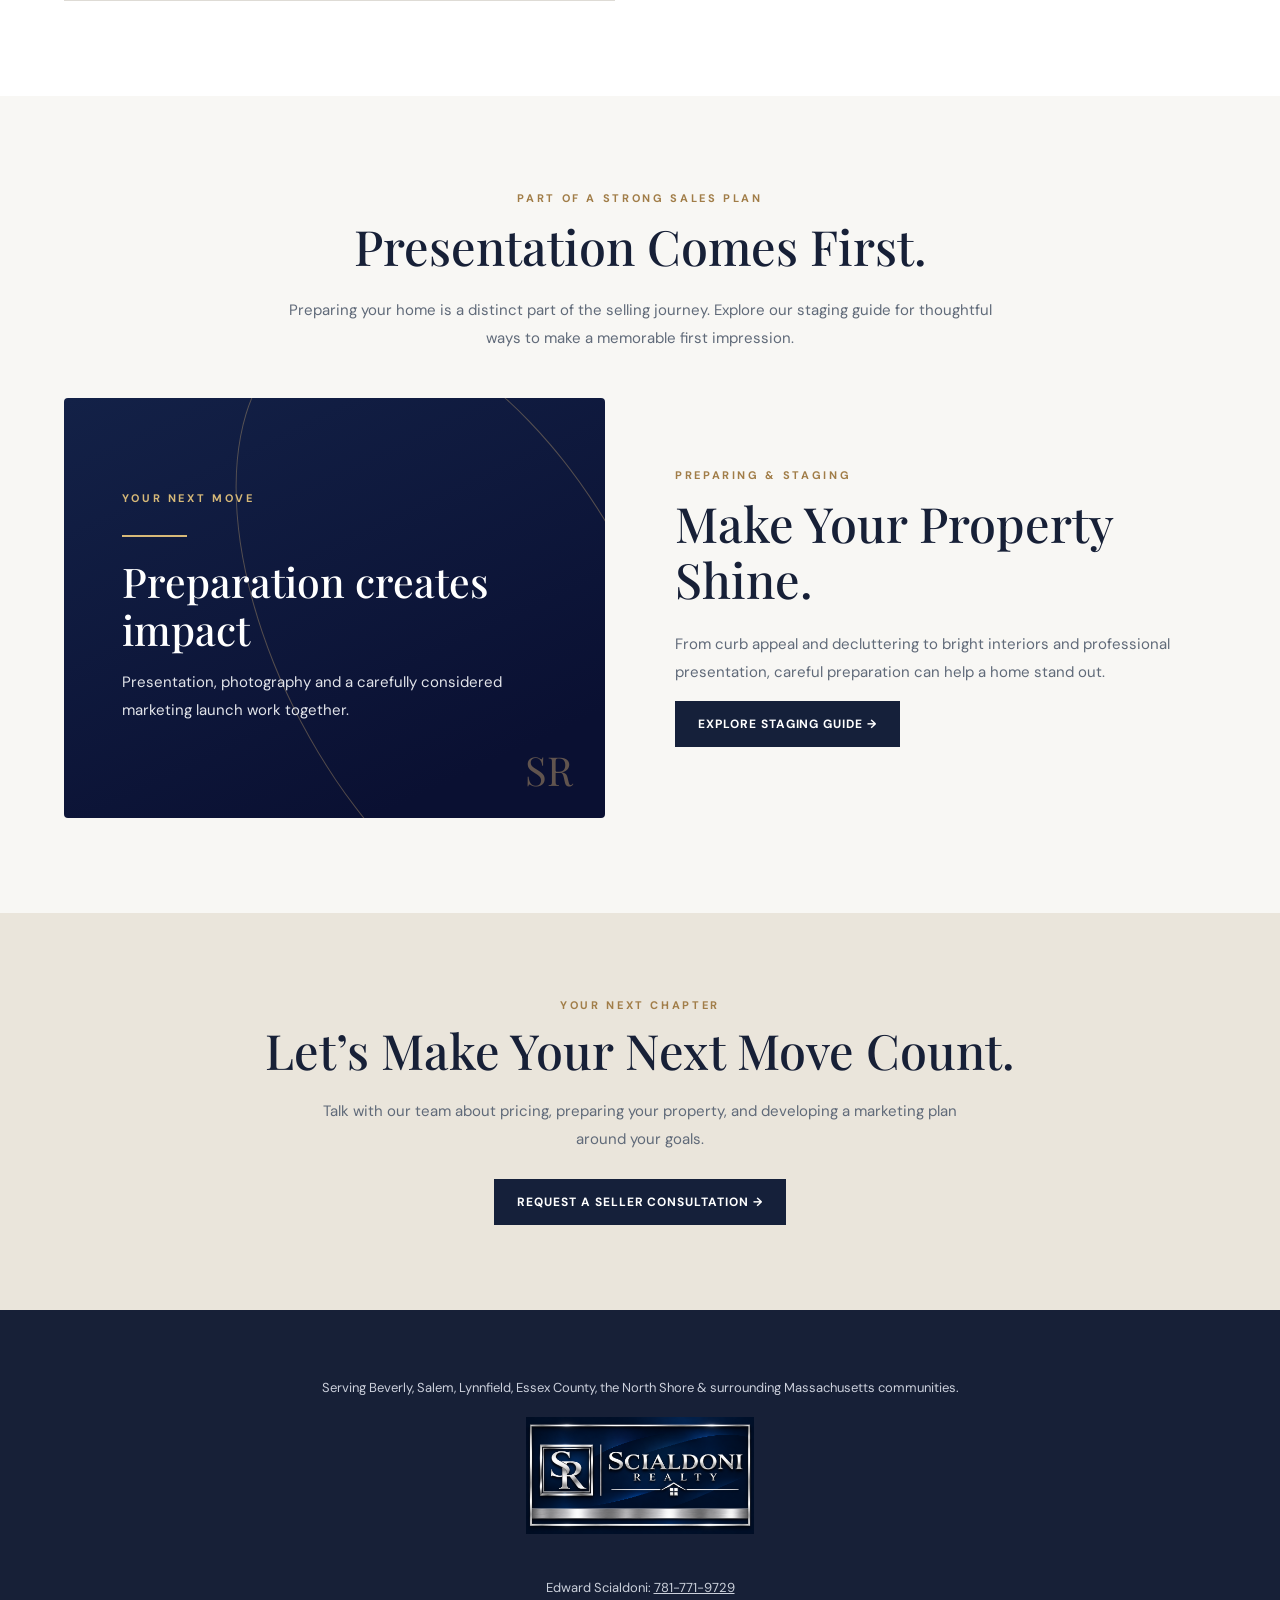
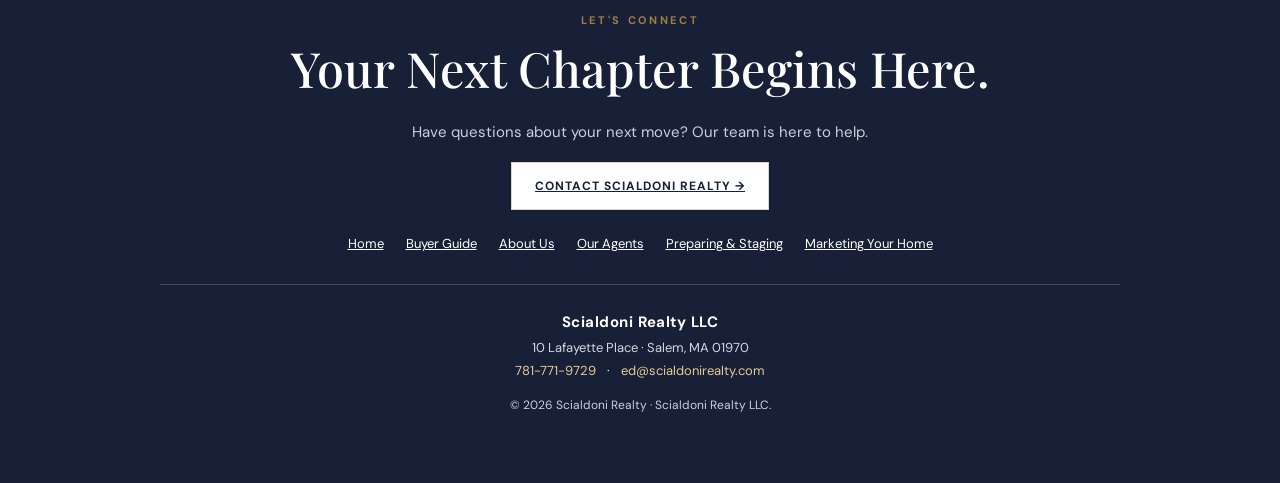
<file: sell.html>
<!DOCTYPE html>

<html lang="en"><head>
<meta charset="utf-8"/>
<!-- Scialdoni Realty V16: page-specific social preview. Update absolute URLs when the official domain is connected. -->
<link rel="canonical" href="https://thaha3000.github.io/scialdoni-realty-v19/sell.html">
<meta property="og:type" content="website">
<meta property="og:site_name" content="Scialdoni Realty">
<meta property="og:title" content="Marketing Your Home | Scialdoni Realty">
<meta property="og:description" content="Learn how Scialdoni Realty markets homes with professional presentation, online exposure, and personalized selling strategies.">
<meta property="og:url" content="https://thaha3000.github.io/scialdoni-realty-v19/sell.html">
<meta property="og:image" content="https://thaha3000.github.io/scialdoni-realty-v19/scialdoni-share.jpg">
<meta property="og:image:secure_url" content="https://thaha3000.github.io/scialdoni-realty-v19/scialdoni-share.jpg">
<meta property="og:image:type" content="image/jpeg">
<meta property="og:image:width" content="1200">
<meta property="og:image:height" content="630">
<meta property="og:image:alt" content="Scialdoni Realty silver monogram and wordmark on navy with a silver frame">
<meta name="twitter:card" content="summary_large_image">
<meta name="twitter:title" content="Marketing Your Home | Scialdoni Realty">
<meta name="twitter:description" content="Learn how Scialdoni Realty markets homes with professional presentation, online exposure, and personalized selling strategies.">
<meta name="twitter:image" content="https://thaha3000.github.io/scialdoni-realty-v19/scialdoni-share.jpg">
<meta name="twitter:image:alt" content="Scialdoni Realty — Your Next Chapter Begins Here">
<!-- End V16 social metadata -->
<meta content="width=device-width,initial-scale=1" name="viewport"/><link href="https://fonts.googleapis.com" rel="preconnect"/><link crossorigin="" href="https://fonts.gstatic.com" rel="preconnect"/><link href="https://fonts.googleapis.com/css2?family=DM+Sans:wght@400;500;600;700&amp;family=Playfair+Display:wght@400;500;600&amp;display=swap" rel="stylesheet"/><link href="pages.css" rel="stylesheet"/><title>Marketing Your Home | Scialdoni Realty</title><meta content="Learn how Scialdoni Realty markets homes with professional presentation, online exposure, and personalized selling strategies." name="description"/><style>.seller-steps{display:grid;grid-template-columns:1fr 1fr;gap:20px 50px;margin-top:45px}.seller-step{display:flex;gap:22px;border-bottom:1px solid #dedbd5;padding:20px 0}.seller-step em{font:28px Georgia,serif;color:#b58b48}.seller-step h3{font-size:20px;margin:0 0 10px}.seller-step p{margin:0}.staging-grid{display:grid;grid-template-columns:repeat(2,1fr);gap:28px;margin-top:30px}.staging-grid img{width:100%;height:240px;object-fit:contain;background:#eeece8}.staging-grid h3{margin:15px 0 5px}.staging-grid p{margin-top:0}@media(max-width:700px){.seller-steps,.staging-grid{grid-template-columns:1fr}}</style><style>.seller-pathways{display:flex;gap:16px;flex-wrap:wrap;justify-content:center;padding:32px 20px;background:#f6f3ed}.seller-pathways .cta{min-width:250px;text-align:center}</style><link href="site-v10.css" rel="stylesheet"/><link href="site-v11.css" rel="stylesheet"/><link href="site-v12.css" rel="stylesheet"/><meta content="Scialdoni Realty LLC" name="author"/><link rel="stylesheet" href="site-v17.css"/><link rel="icon" type="image/png" href="favicon.png">
</head><body><div class="topline">SCIALDONI REALTY · PERSONAL SERVICE. LOCAL EXPERTISE.</div><header class="nav"><div class="navinner"><a class="logo v17-brand-logo" href="index.html" aria-label="Scialdoni Realty homepage"><img src="scialdoni-logo.png" alt="Scialdoni Realty" width="1754" height="897"/></a><nav aria-label="Main navigation" class="navlinks"><a href="index.html">HOME</a><a href="search.html">SEARCH</a><a href="buyer.html">BUY</a><a href="about.html">ABOUT US</a><div class="sell-nav"><a class="sell-main-link" href="sell.html">SELL</a><button aria-expanded="false" aria-label="Open Sell pages" class="sell-toggle" type="button">▾</button><div class="sell-menu"><a href="staging.html">Preparing &amp; Staging Your Home</a><a href="sell.html">Marketing Your Home</a></div></div><a href="index.html#work">OUR WORK</a><a href="index.html#agents">OUR AGENTS</a><a href="index.html#contact">CONTACT</a></nav></div></header><main><section class="intro"><div class="wrap intro-grid"><div><div class="eyebrow">SELLER REPRESENTATION · MARKETING YOUR HOME</div><h1>More Exposure. More Attention. More Opportunities.</h1><p class="lead">Selling your home is about more than putting a sign in the yard and placing a listing on the MLS.</p><p>At <strong>Scialdoni Realty</strong>, we believe your property deserves a comprehensive marketing strategy designed to maximize exposure and generate buyer interest.</p><p>Today’s buyers search for homes across multiple websites, mobile devices, social media platforms and online real estate marketplaces. Our goal is to put your property where buyers are looking—and give them a reason to take notice.</p><a class="cta" href="index.html#contact">GET STARTED TODAY →</a></div><img alt="Impressive white New England residence with a sweeping lawn" loading="lazy" src="north-shore-grand-home.jpg"/></div></section><section class="section alt" id="marketing"><div class="wrap section-grid"><div><div class="eyebrow">A MULTI-PLATFORM APPROACH</div><h2>A Multi-Platform Marketing Strategy</h2><p>Your property can be promoted through a combination of traditional real estate channels, major online marketplaces, social media and digital marketing.</p><p>We tailor the marketing plan to the property and its likely buyers, with the goal of making each opportunity for exposure count.</p><a class="cta" href="index.html#contact">GET STARTED TODAY →</a></div><img alt="Traditional white New England home behind a picket fence" loading="lazy" src="new-england-picket-fence.jpg"/></div></section><div class="seller-pathways"><a class="cta" href="staging.html">01 · Preparing &amp; Staging →</a> <a class="cta" href="sell.html#marketing">02 · Marketing Your Home →</a></div><section class="section"><div class="wrap section-grid"><img alt="Well-maintained traditional New England home with an American flag and landscaped lawn" loading="lazy" src="new-england-flagstone-home.jpg"/><div><div class="eyebrow">ONLINE VISIBILITY</div><h2>MLS &amp; Online Real Estate Exposure</h2><p>Your property can be professionally presented through MLS PIN and distributed to participating real estate websites and search platforms. From there, a listing can reach buyers searching on major real estate portals, including Zillow and other leading home-search websites.</p><p>Clear descriptions, strong photography and accurate listing information help buyers understand what makes your home special. Distribution and placement depend on participating services.</p><a class="cta" href="index.html#contact">GET STARTED TODAY →</a></div></div></section><section class="section alt"><div class="wrap section-grid"><div><div class="eyebrow">REACHING TODAY’S BUYERS</div><h2>Social Media Marketing</h2><p>We use relevant social media channels to expand the reach of your property beyond traditional real estate websites. Depending on the property and target buyer, marketing may include:</p><p>Facebook — property posts, photos and targeted audience exposure; Instagram — high-quality photography, Reels, Stories and property highlights; YouTube — property videos and virtual tours; LinkedIn — professional and business-network exposure; X — additional digital exposure where appropriate; Email marketing — direct communication with prospective buyers, past clients and our professional network.</p><p>The objective is not simply to post your home once. It is to create multiple opportunities for buyers to see, revisit and share your property.</p><a class="cta" href="index.html#contact">GET STARTED TODAY →</a></div><img alt="Rustic luxury house with natural stone terraces and lawn" loading="lazy" src="new-england-stone-estate.jpg"/></div></section><section class="section"><div class="wrap section-grid"><img alt="Grand New England coastal residence illuminated in the evening" loading="lazy" src="new-england-evening-estate.jpg"/><div><div class="eyebrow">FIRST IMPRESSIONS START ONLINE</div><h2>Professional Presentation Matters</h2><p>Before a buyer ever walks through your front door, they have often already seen your property online. Presentation can shape that first impression.</p><p>Professional photography — images designed to showcase your home’s best features. Compelling property description — a marketing description that communicates what makes the home special. Video marketing — when appropriate, a way for prospective buyers to experience the property. Virtual &amp; 3D tours — when appropriate, interactive tours and floor plans that help buyers explore before scheduling a showing. Digital sharing — distributing listing content across multiple platforms.</p><p>Today’s listing campaigns increasingly rely on multiple distribution channels rather than a single website or marketing method.</p><a class="cta" href="index.html#contact">GET STARTED TODAY →</a></div></div></section><section class="section alt"><div class="wrap section-grid"><div><div class="eyebrow">FROM EXPOSURE TO ACTION</div><h2>Creating Momentum Around Your Listing</h2><p>The goal isn’t just exposure. It’s buyer engagement. Getting your home seen is only the beginning.</p><p>We work to create interest, communicate with prospective buyers, monitor feedback and adjust the marketing strategy when needed.</p><p>Where appropriate, enhanced listing opportunities, interactive floor plans, photography and 3D tours may help make your listing more compelling.</p><a class="cta" href="index.html#contact">GET STARTED TODAY →</a></div><div aria-label="Decorative editorial panel about Engage the right audience" class="v11-editorial-photo" role="img"><div class="v11-editorial-kicker">MARKETING STRATEGY</div><div class="v11-editorial-rule"></div><h3>Engage the right audience</h3><p>Consistent follow-up and purposeful exposure turn online interest into meaningful buyer conversations.</p><span class="v11-editorial-mark">SR</span></div></div></section><section class="section"><div class="wrap section-grid"><div aria-label="Decorative editorial panel about A marketing plan for your property" class="v11-editorial-photo" role="img"><div class="v11-editorial-kicker">MADE FOR YOUR HOME</div><div class="v11-editorial-rule"></div><h3>A marketing plan for your property</h3><p>We tailor the story, channels and launch schedule to the character and strengths of your home.</p><span class="v11-editorial-mark">SR</span></div><div><div class="eyebrow">TAILORED TO YOUR PROPERTY</div><h2>Your Property. Your Story. Maximum Exposure.</h2><p>At <strong>Scialdoni Realty</strong>, we understand that every property is different. A waterfront home, a first-time buyer property, a luxury residence, an investment property and a family home may each require a different marketing strategy.</p><p>We don’t believe in a one-size-fits-all approach. We identify the features that make your property special, consider who is most likely to buy it, and build a marketing strategy designed to put your home in front of them.</p><p>Putting your needs first every step of the way.</p><a class="cta" href="index.html#contact">GET STARTED TODAY →</a></div></div></section><section aria-label="Scialdoni Realty selling philosophy" class="v11-principle"><div class="wrap"><div class="eyebrow">OUR PROMISE TO SELLERS</div><h2>Putting Your Needs First Every Step of the Way.</h2><p>Your goals come first. We help you prepare for the market, position your property, present it professionally and actively promote it—while keeping your priorities and timing in view.</p><a class="cta light" href="staging.html#pre-market">EXPLORE THE PRE-MARKET PROCESS →</a></div></section><section class="section" id="seller-process"><div class="wrap"><div class="eyebrow" style="text-align:center">A THOUGHTFUL SELLING EXPERIENCE</div><h2 style="text-align:center">Your Selling Journey, Step by Step</h2><div class="seller-steps"><div class="seller-step"><em>01</em><div><h3>Understand Your Goals</h3><p>We begin by discussing your priorities, timeline, and what matters most to you.</p></div></div><div class="seller-step"><em>02</em><div><h3>Prepare &amp; Stage Your Home</h3><p>Identify thoughtful improvements, simplify spaces, and present your home at its best.</p></div></div><div class="seller-step"><em>03</em><div><h3>Develop the Right Pricing Strategy</h3><p>Review relevant market information and establish a thoughtful pricing approach.</p></div></div><div class="seller-step"><em>04</em><div><h3>Professional Photography &amp; Presentation</h3><p>Showcase your property through compelling photography and clear listing details.</p></div></div><div class="seller-step"><em>05</em><div><h3>Market Your Property</h3><p>Use MLS exposure, digital platforms, and tailored outreach to reach prospective buyers.</p></div></div><div class="seller-step"><em>06</em><div><h3>Review Offers &amp; Negotiate</h3><p>Evaluate terms, contingencies, and timing to help you make an informed decision.</p></div></div><div class="seller-step"><em>07</em><div><h3>Manage the Details Through Closing</h3><p>Coordinate next steps and keep you informed as your sale moves toward closing.</p></div></div></div></div></section><section class="section alt" id="staging-preview"><div class="wrap"><div class="subhead"><div class="eyebrow">PART OF A STRONG SALES PLAN</div><h2>Presentation Comes First.</h2><p>Preparing your home is a distinct part of the selling journey. Explore our staging guide for thoughtful ways to make a memorable first impression.</p></div><div class="section-grid"><div aria-label="Decorative editorial panel about Preparation creates impact" class="v11-editorial-photo" role="img"><div class="v11-editorial-kicker">YOUR NEXT MOVE</div><div class="v11-editorial-rule"></div><h3>Preparation creates impact</h3><p>Presentation, photography and a carefully considered marketing launch work together.</p><span class="v11-editorial-mark">SR</span></div><div><div class="eyebrow">PREPARING &amp; STAGING</div><h2>Make Your Property Shine.</h2><p>From curb appeal and decluttering to bright interiors and professional presentation, careful preparation can help a home stand out.</p><a class="cta" href="staging.html">EXPLORE STAGING GUIDE →</a></div></div></div></section><section class="statement"><div class="wrap"><div class="eyebrow">YOUR NEXT CHAPTER</div><h2>Let’s Make Your Next Move Count.</h2><p>Talk with our team about pricing, preparing your property, and developing a marketing plan around your goals.</p><a class="cta" href="https://calendly.com/escialdoni/30min" rel="noopener noreferrer" target="_blank">REQUEST A SELLER CONSULTATION →</a></div></section></main><footer class="footer"><p class="v9-footer-service">Serving Beverly, Salem, Lynnfield, Essex County, the North Shore &amp; surrounding Massachusetts communities.</p><div class="v9-footer-brand v17-footer-logo"><img src="scialdoni-logo.png" alt="Scialdoni Realty" width="1754" height="897" loading="lazy"/></div><p style="font-size:13px">Edward Scialdoni: <a href="tel:+17817719729">781-771-9729</a></p><div class="eyebrow">LET'S CONNECT</div><h2>Your Next Chapter Begins Here.</h2><p>Have questions about your next move? Our team is here to help.</p><a class="cta light" href="index.html#contact">CONTACT SCIALDONI REALTY →</a><div class="footer-links"><a href="index.html">Home</a><a href="buyer.html">Buyer Guide</a><a href="about.html">About Us</a><a href="index.html#agents">Our Agents</a><a href="staging.html">Preparing &amp; Staging</a><a href="sell.html">Marketing Your Home</a></div><div aria-label="Brokerage information" class="v12-brokerage-info"><strong>Scialdoni Realty LLC</strong><address>10 Lafayette Place · Salem, MA 01970</address><div class="v12-brokerage-links"><a href="tel:+17817719729">781-771-9729</a><span aria-hidden="true">·</span><a href="mailto:ed@scialdonirealty.com">ed@scialdonirealty.com</a></div></div><p style="font-size:12px">© 2026 Scialdoni Realty · Scialdoni Realty LLC.</p></footer><script defer="" src="site-v11.js"></script></body></html>
</file>
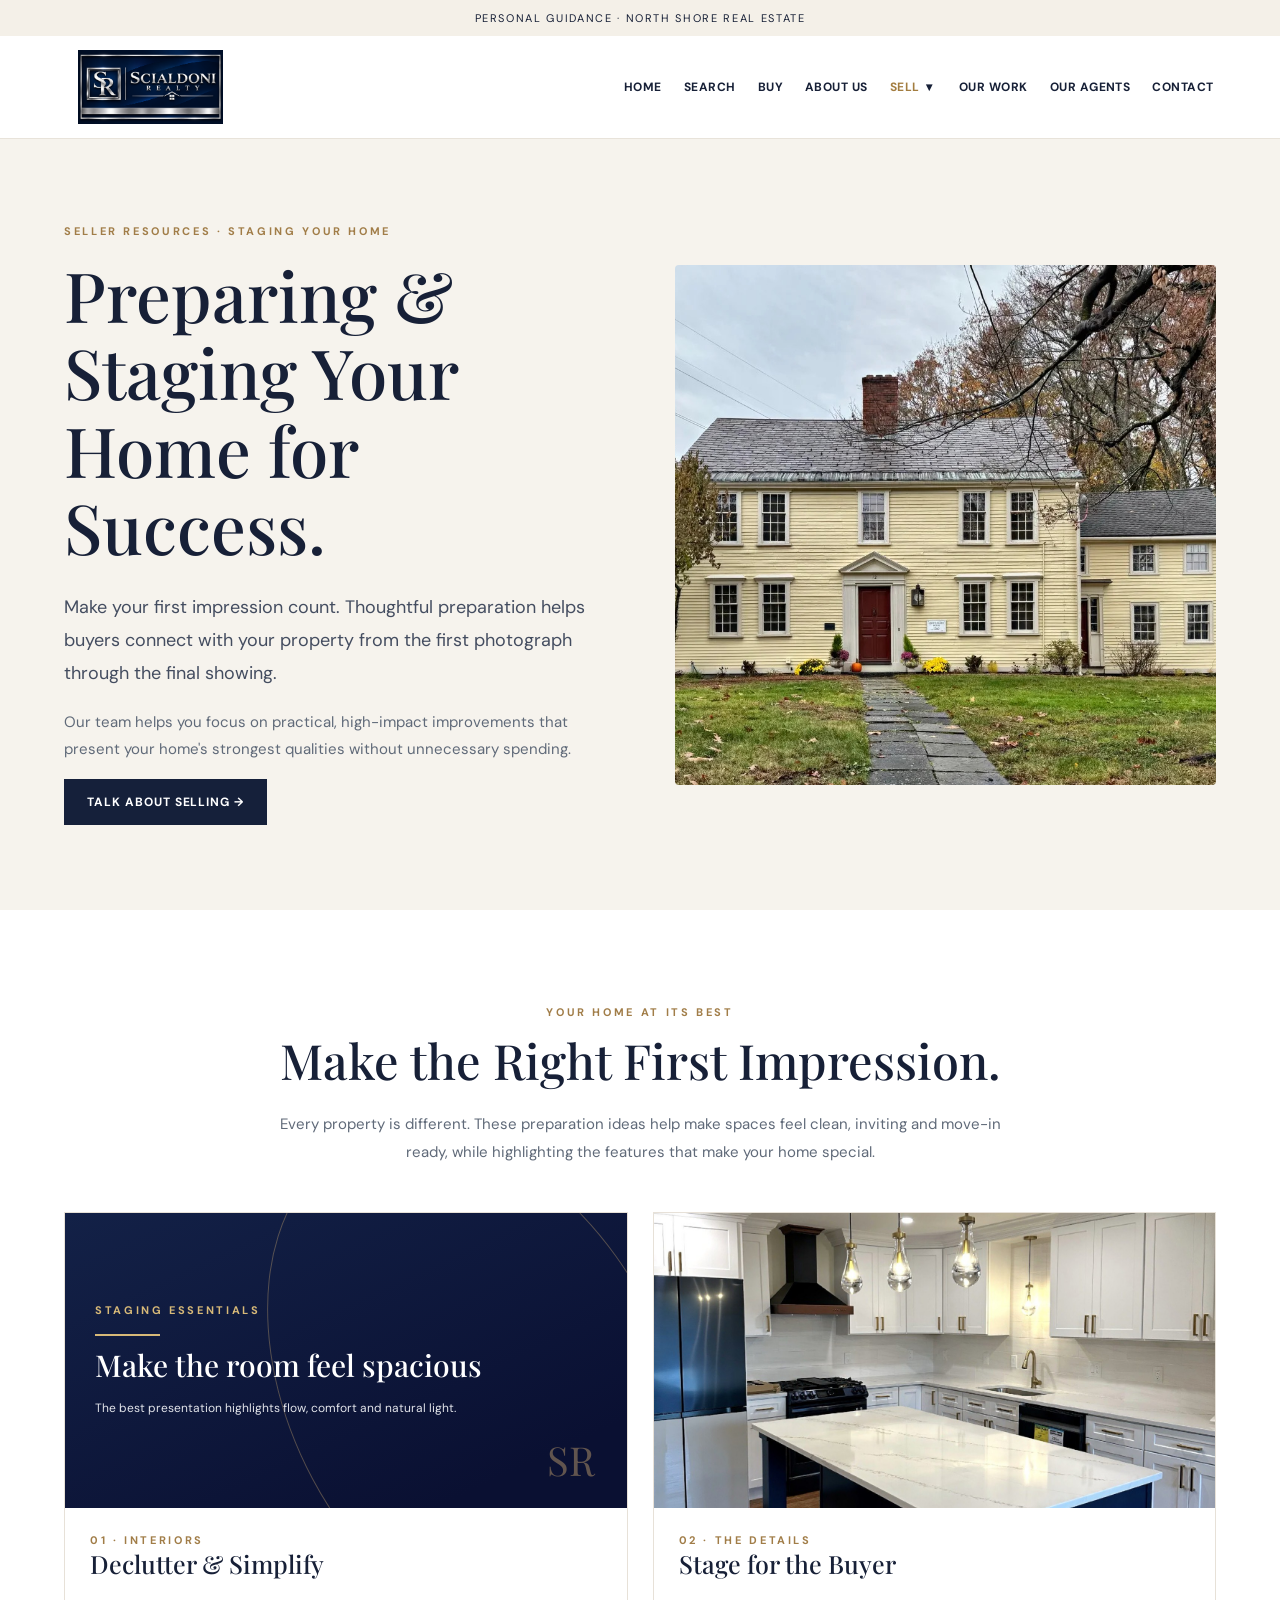
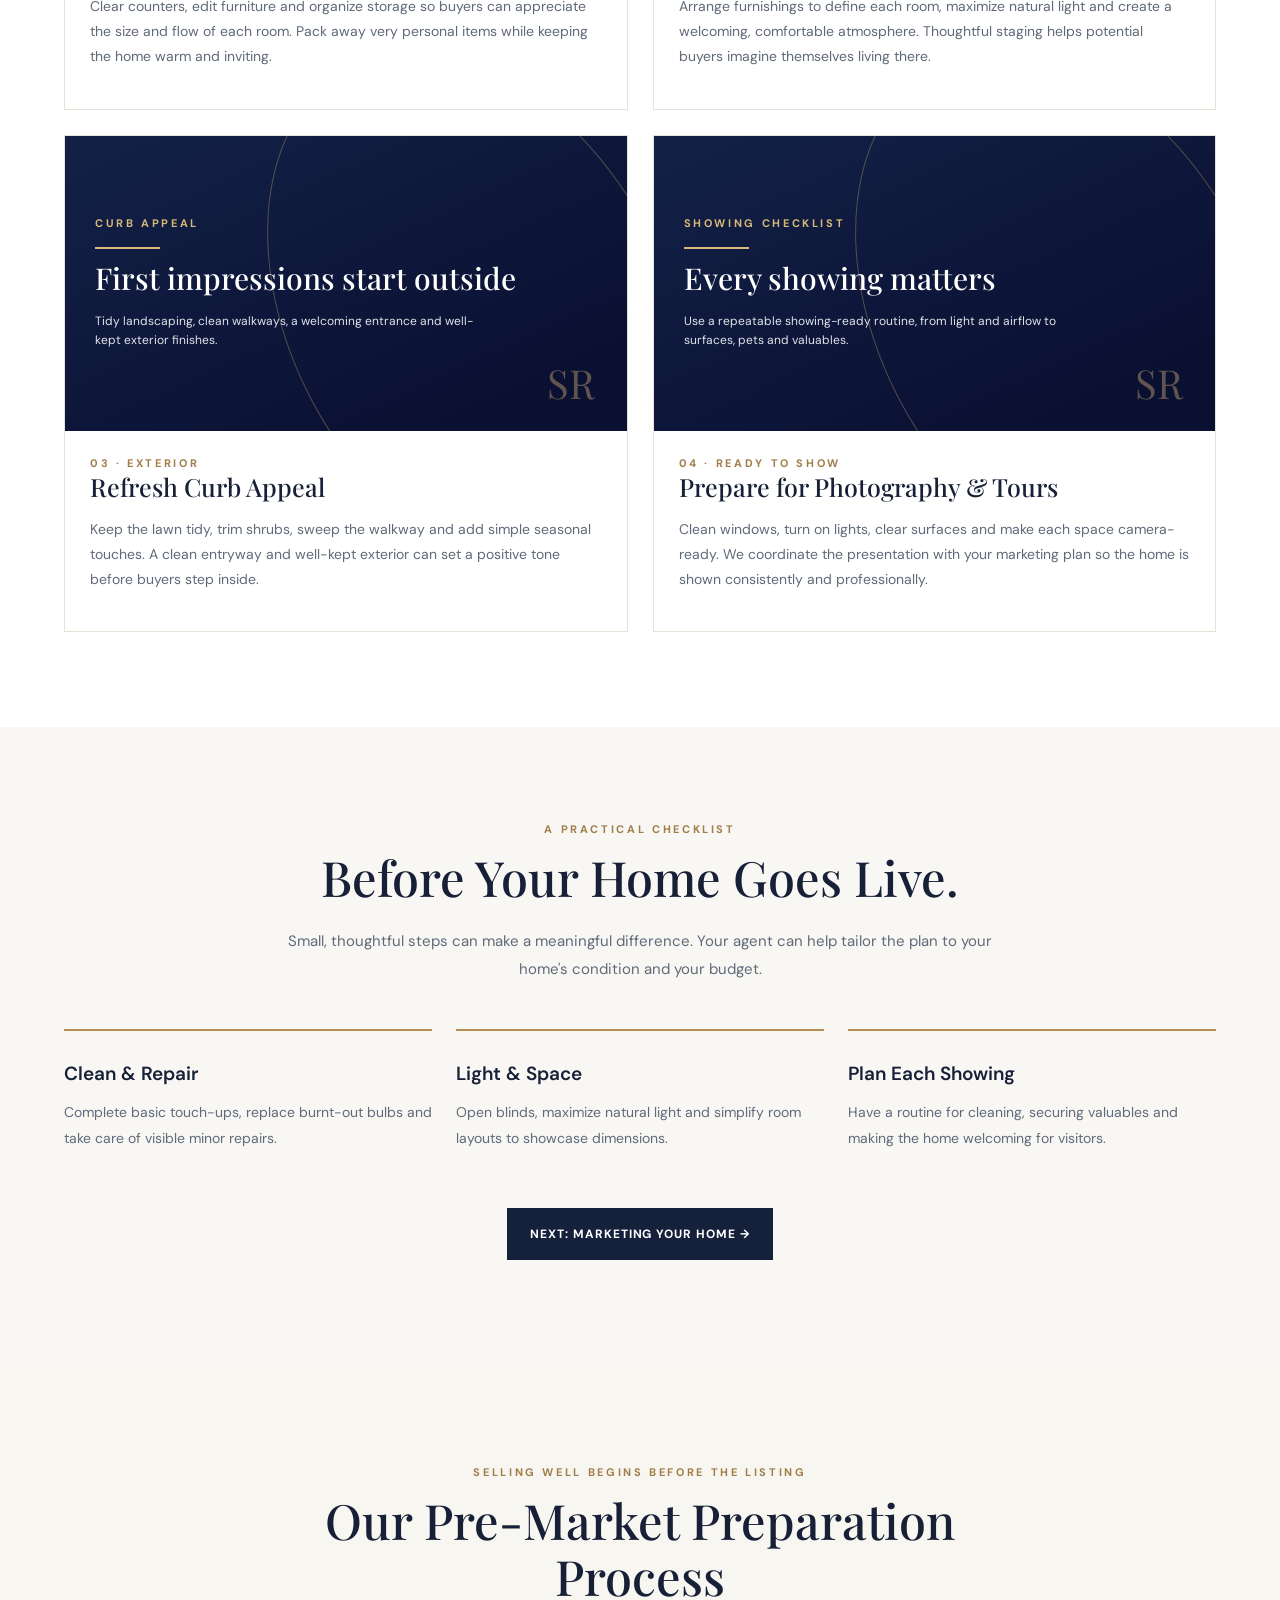
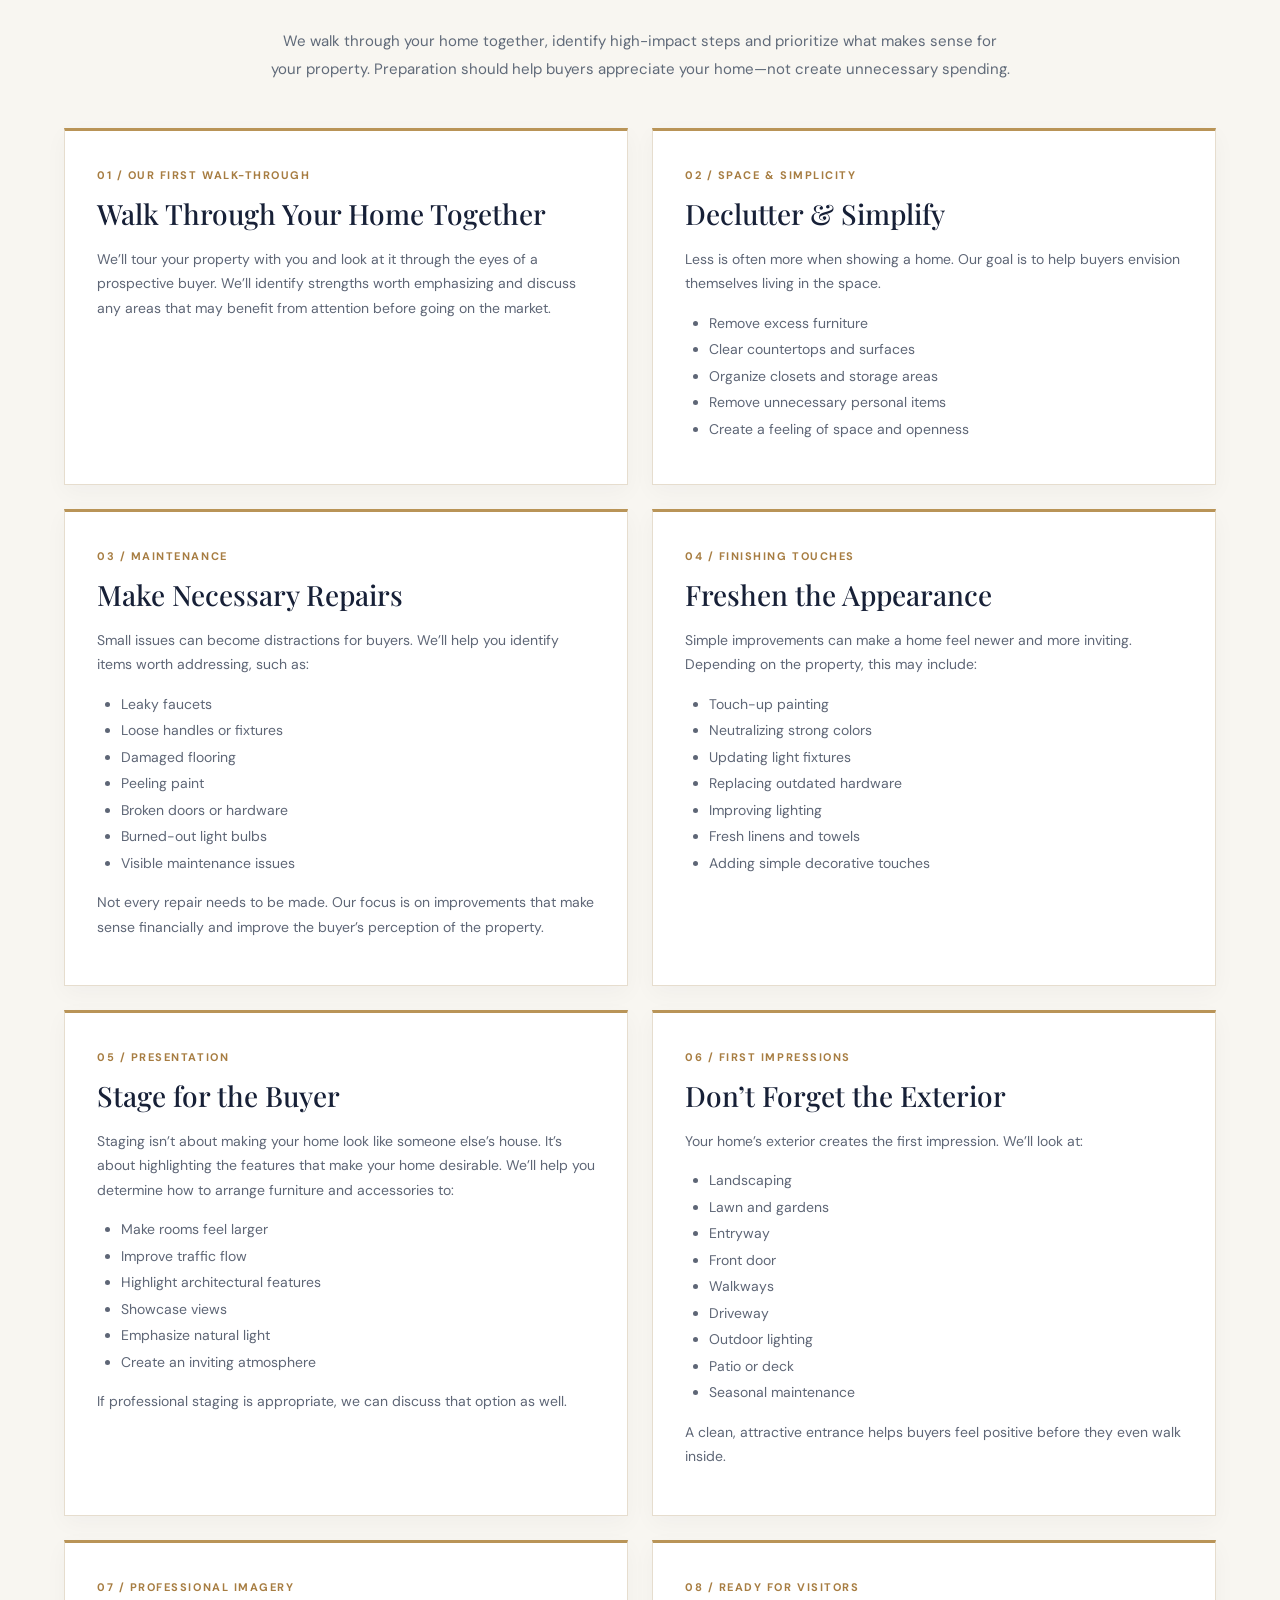
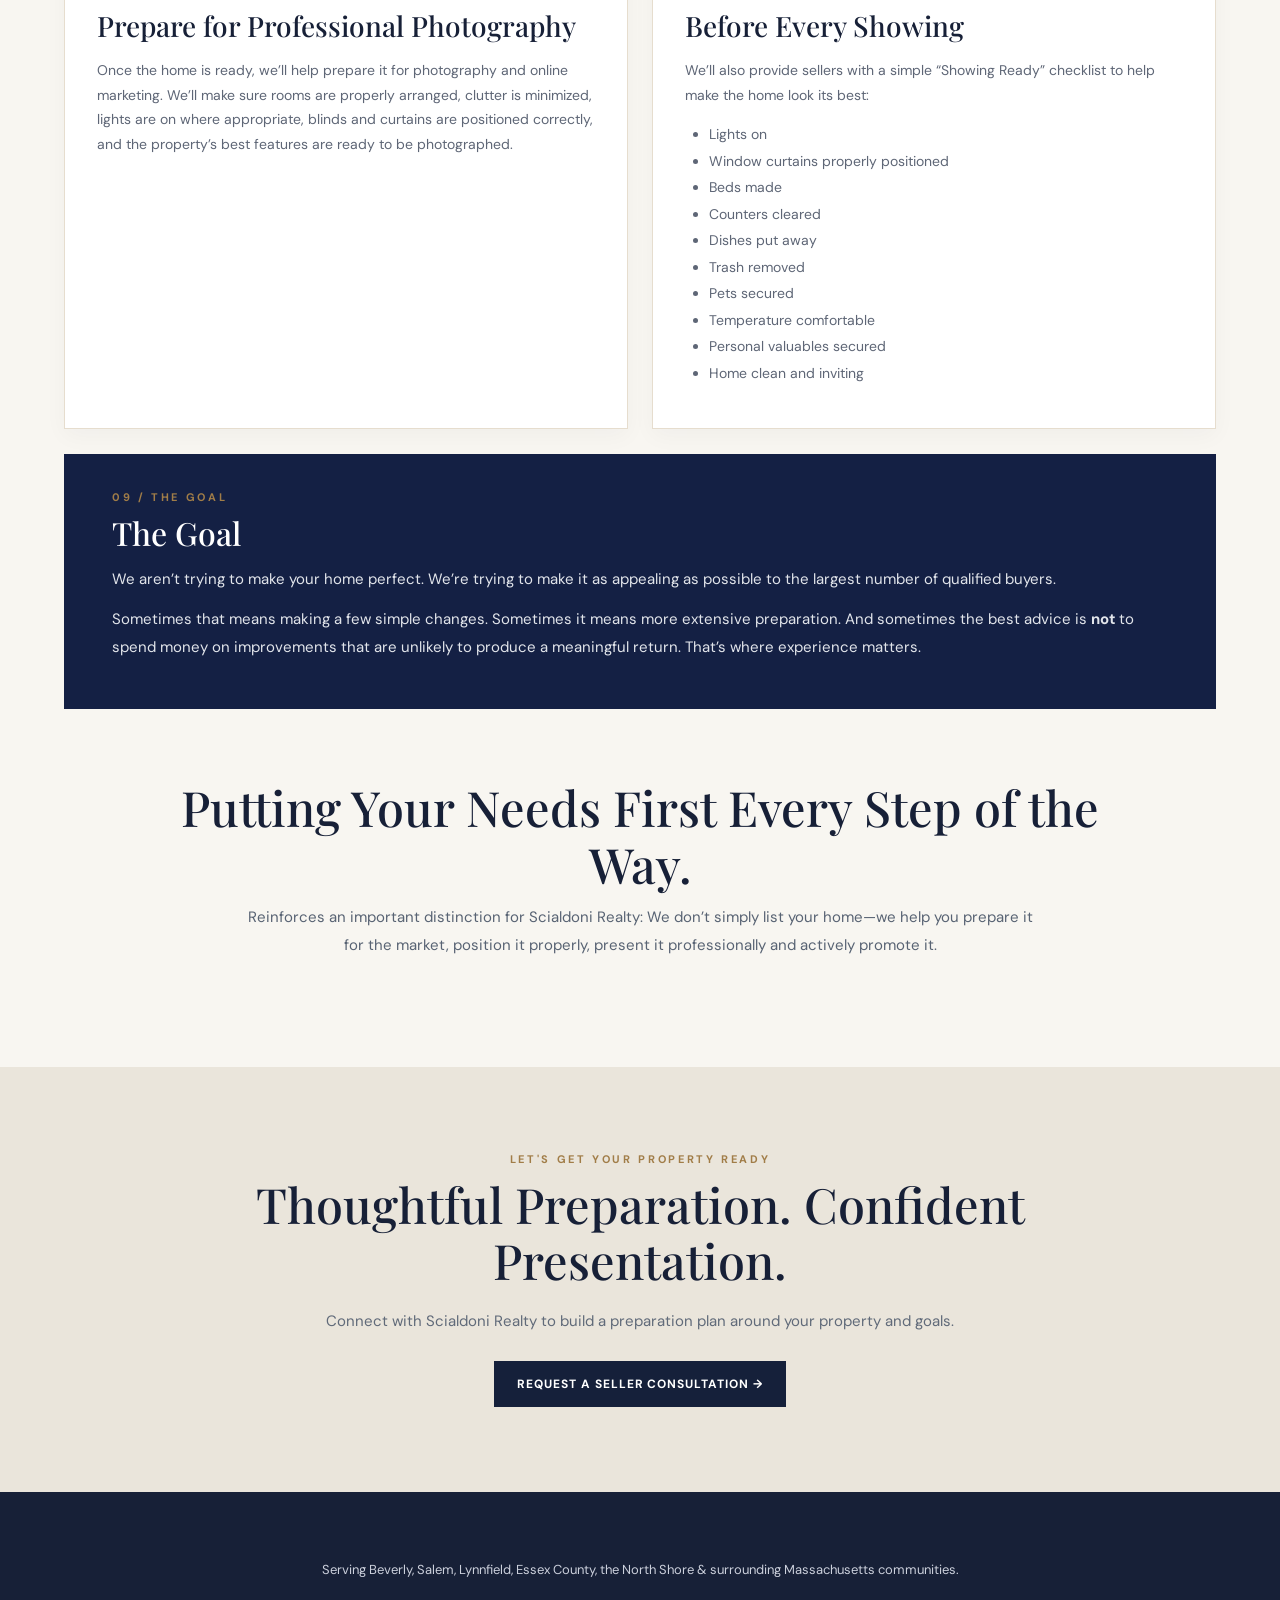
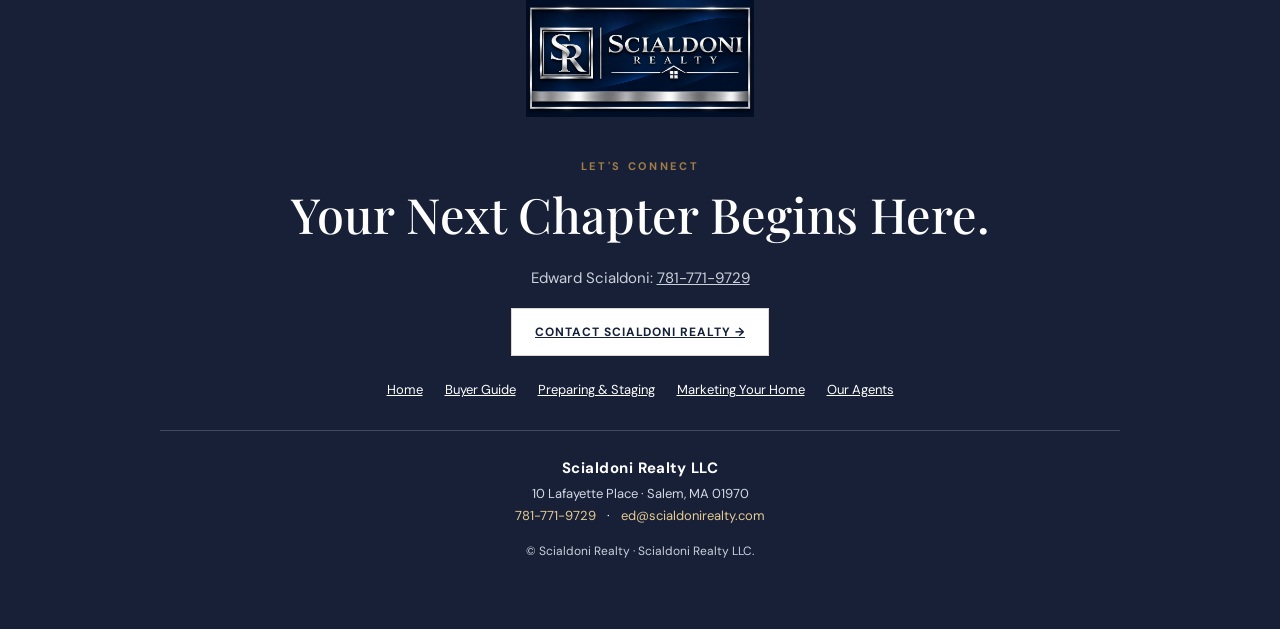
<file: staging.html>
<!DOCTYPE html>

<html lang="en"><head>
<meta charset="utf-8"/>
<!-- Scialdoni Realty V16: page-specific social preview. Update absolute URLs when the official domain is connected. -->
<link rel="canonical" href="https://thaha3000.github.io/scialdoni-realty-v19/staging.html">
<meta property="og:type" content="website">
<meta property="og:site_name" content="Scialdoni Realty">
<meta property="og:title" content="Preparing &amp; Staging Your Home | Scialdoni Realty">
<meta property="og:description" content="Practical steps for preparing and staging your home for sale with Scialdoni Realty.">
<meta property="og:url" content="https://thaha3000.github.io/scialdoni-realty-v19/staging.html">
<meta property="og:image" content="https://thaha3000.github.io/scialdoni-realty-v19/scialdoni-share.jpg">
<meta property="og:image:secure_url" content="https://thaha3000.github.io/scialdoni-realty-v19/scialdoni-share.jpg">
<meta property="og:image:type" content="image/jpeg">
<meta property="og:image:width" content="1200">
<meta property="og:image:height" content="630">
<meta property="og:image:alt" content="Scialdoni Realty silver monogram and wordmark on navy with a silver frame">
<meta name="twitter:card" content="summary_large_image">
<meta name="twitter:title" content="Preparing &amp; Staging Your Home | Scialdoni Realty">
<meta name="twitter:description" content="Practical steps for preparing and staging your home for sale with Scialdoni Realty.">
<meta name="twitter:image" content="https://thaha3000.github.io/scialdoni-realty-v19/scialdoni-share.jpg">
<meta name="twitter:image:alt" content="Scialdoni Realty — Your Next Chapter Begins Here">
<!-- End V16 social metadata -->
<meta content="width=device-width,initial-scale=1" name="viewport"/><meta content="Practical steps for preparing and staging your home for sale with Scialdoni Realty." name="description"/><title>Preparing &amp; Staging Your Home | Scialdoni Realty</title><link href="https://fonts.googleapis.com" rel="preconnect"/><link href="https://fonts.googleapis.com/css2?family=DM+Sans:wght@400;600;700&amp;family=Playfair+Display:wght@400;500&amp;display=swap" rel="stylesheet"/><link href="pages.css" rel="stylesheet"/><link href="site-v10.css" rel="stylesheet"/><link href="site-v11.css" rel="stylesheet"/><link href="site-v12.css" rel="stylesheet"/><meta content="Scialdoni Realty LLC" name="author"/><link rel="stylesheet" href="site-v17.css"/><link rel="icon" type="image/png" href="favicon.png">
</head>
<body><div class="topline">PERSONAL GUIDANCE · NORTH SHORE REAL ESTATE</div><header class="nav"><div class="navinner"><a class="logo v17-brand-logo" href="index.html" aria-label="Scialdoni Realty homepage"><img src="scialdoni-logo.png" alt="Scialdoni Realty" width="1754" height="897"/></a><nav aria-label="Main navigation" class="navlinks"><a href="index.html">HOME</a><a href="search.html">SEARCH</a><a href="buyer.html">BUY</a><a href="about.html">ABOUT US</a><div class="sell-nav"><a aria-current="page" class="sell-main-link" href="sell.html">SELL</a><button aria-expanded="false" aria-label="Open Sell pages" class="sell-toggle" type="button">▾</button><div class="sell-menu"><a href="staging.html">Preparing &amp; Staging Your Home</a><a href="sell.html">Marketing Your Home</a></div></div><a href="index.html#work">OUR WORK</a><a href="index.html#agents">OUR AGENTS</a><a href="index.html#contact">CONTACT</a></nav></div></header>
<main><section class="intro"><div class="wrap intro-grid"><div><div class="eyebrow">SELLER RESOURCES · STAGING YOUR HOME</div><h1>Preparing &amp; Staging Your Home for Success.</h1><p class="lead">Make your first impression count. Thoughtful preparation helps buyers connect with your property from the first photograph through the final showing.</p><p>Our team helps you focus on practical, high-impact improvements that present your home's strongest qualities without unnecessary spending.</p><a class="cta" href="index.html#contact">TALK ABOUT SELLING →</a></div><img alt="Classic New England colonial with a red front door and mature trees" src="colonial-staging-home.jpg"/></div></section>
<section class="section"><div class="wrap"><div class="subhead"><div class="eyebrow">YOUR HOME AT ITS BEST</div><h2>Make the Right First Impression.</h2><p>Every property is different. These preparation ideas help make spaces feel clean, inviting and move-in ready, while highlighting the features that make your home special.</p></div><div class="staging-gallery"><article><div aria-label="Decorative editorial panel about Make the room feel spacious" class="v11-editorial-photo" role="img"><div class="v11-editorial-kicker">STAGING ESSENTIALS</div><div class="v11-editorial-rule"></div><h3>Make the room feel spacious</h3><p>The best presentation highlights flow, comfort and natural light.</p><span class="v11-editorial-mark">SR</span></div><div><div class="eyebrow">01 · INTERIORS</div><h3>Declutter &amp; Simplify</h3><p>Clear counters, edit furniture and organize storage so buyers can appreciate the size and flow of each room. Pack away very personal items while keeping the home warm and inviting.</p></div></article><article><img alt="Thoughtfully arranged home interior" src="new-england-interior-2.jpg"/><div><div class="eyebrow">02 · THE DETAILS</div><h3>Stage for the Buyer</h3><p>Arrange furnishings to define each room, maximize natural light and create a welcoming, comfortable atmosphere. Thoughtful staging helps potential buyers imagine themselves living there.</p></div></article><article><div aria-label="Decorative editorial panel about First impressions start outside" class="v11-editorial-photo" role="img"><div class="v11-editorial-kicker">CURB APPEAL</div><div class="v11-editorial-rule"></div><h3>First impressions start outside</h3><p>Tidy landscaping, clean walkways, a welcoming entrance and well-kept exterior finishes.</p><span class="v11-editorial-mark">SR</span></div><div><div class="eyebrow">03 · EXTERIOR</div><h3>Refresh Curb Appeal</h3><p>Keep the lawn tidy, trim shrubs, sweep the walkway and add simple seasonal touches. A clean entryway and well-kept exterior can set a positive tone before buyers step inside.</p></div></article><article><div aria-label="Decorative editorial panel about Every showing matters" class="v11-editorial-photo" role="img"><div class="v11-editorial-kicker">SHOWING CHECKLIST</div><div class="v11-editorial-rule"></div><h3>Every showing matters</h3><p>Use a repeatable showing-ready routine, from light and airflow to surfaces, pets and valuables.</p><span class="v11-editorial-mark">SR</span></div><div><div class="eyebrow">04 · READY TO SHOW</div><h3>Prepare for Photography &amp; Tours</h3><p>Clean windows, turn on lights, clear surfaces and make each space camera-ready. We coordinate the presentation with your marketing plan so the home is shown consistently and professionally.</p></div></article></div></div></section>
<section class="section alt"><div class="wrap"><div class="subhead"><div class="eyebrow">A PRACTICAL CHECKLIST</div><h2>Before Your Home Goes Live.</h2><p>Small, thoughtful steps can make a meaningful difference. Your agent can help tailor the plan to your home's condition and your budget.</p></div><div class="mini-list"><article><h3>Clean &amp; Repair</h3><p>Complete basic touch-ups, replace burnt-out bulbs and take care of visible minor repairs.</p></article><article><h3>Light &amp; Space</h3><p>Open blinds, maximize natural light and simplify room layouts to showcase dimensions.</p></article><article><h3>Plan Each Showing</h3><p>Have a routine for cleaning, securing valuables and making the home welcoming for visitors.</p></article></div><p style="text-align:center;margin-top:42px"><a class="cta" href="sell.html">NEXT: MARKETING YOUR HOME →</a></p></div></section>
<section class="section v11-pre-market" id="pre-market"><div class="wrap"><div class="subhead"><div class="eyebrow">SELLING WELL BEGINS BEFORE THE LISTING</div><h2>Our Pre-Market Preparation Process</h2><p>We walk through your home together, identify high-impact steps and prioritize what makes sense for your property. Preparation should help buyers appreciate your home—not create unnecessary spending.</p></div>
<div class="v11-process-grid">
<article class="v11-process-card"><span>01 / OUR FIRST WALK-THROUGH</span><h3>Walk Through Your Home Together</h3><p>We’ll tour your property with you and look at it through the eyes of a prospective buyer. We’ll identify strengths worth emphasizing and discuss any areas that may benefit from attention before going on the market.</p></article>
<article class="v11-process-card"><span>02 / SPACE &amp; SIMPLICITY</span><h3>Declutter &amp; Simplify</h3><p>Less is often more when showing a home. Our goal is to help buyers envision themselves living in the space.</p><ul><li>Remove excess furniture</li><li>Clear countertops and surfaces</li><li>Organize closets and storage areas</li><li>Remove unnecessary personal items</li><li>Create a feeling of space and openness</li></ul></article>
<article class="v11-process-card"><span>03 / MAINTENANCE</span><h3>Make Necessary Repairs</h3><p>Small issues can become distractions for buyers. We’ll help you identify items worth addressing, such as:</p><ul><li>Leaky faucets</li><li>Loose handles or fixtures</li><li>Damaged flooring</li><li>Peeling paint</li><li>Broken doors or hardware</li><li>Burned-out light bulbs</li><li>Visible maintenance issues</li></ul><p>Not every repair needs to be made. Our focus is on improvements that make sense financially and improve the buyer’s perception of the property.</p></article>
<article class="v11-process-card"><span>04 / FINISHING TOUCHES</span><h3>Freshen the Appearance</h3><p>Simple improvements can make a home feel newer and more inviting. Depending on the property, this may include:</p><ul><li>Touch-up painting</li><li>Neutralizing strong colors</li><li>Updating light fixtures</li><li>Replacing outdated hardware</li><li>Improving lighting</li><li>Fresh linens and towels</li><li>Adding simple decorative touches</li></ul></article>
<article class="v11-process-card"><span>05 / PRESENTATION</span><h3>Stage for the Buyer</h3><p>Staging isn’t about making your home look like someone else’s house. It’s about highlighting the features that make your home desirable. We’ll help you determine how to arrange furniture and accessories to:</p><ul><li>Make rooms feel larger</li><li>Improve traffic flow</li><li>Highlight architectural features</li><li>Showcase views</li><li>Emphasize natural light</li><li>Create an inviting atmosphere</li></ul><p>If professional staging is appropriate, we can discuss that option as well.</p></article>
<article class="v11-process-card"><span>06 / FIRST IMPRESSIONS</span><h3>Don’t Forget the Exterior</h3><p>Your home’s exterior creates the first impression. We’ll look at:</p><ul><li>Landscaping</li><li>Lawn and gardens</li><li>Entryway</li><li>Front door</li><li>Walkways</li><li>Driveway</li><li>Outdoor lighting</li><li>Patio or deck</li><li>Seasonal maintenance</li></ul><p>A clean, attractive entrance helps buyers feel positive before they even walk inside.</p></article>
<article class="v11-process-card"><span>07 / PROFESSIONAL IMAGERY</span><h3>Prepare for Professional Photography</h3><p>Once the home is ready, we’ll help prepare it for photography and online marketing. We’ll make sure rooms are properly arranged, clutter is minimized, lights are on where appropriate, blinds and curtains are positioned correctly, and the property’s best features are ready to be photographed.</p></article>
<article class="v11-process-card"><span>08 / READY FOR VISITORS</span><h3>Before Every Showing</h3><p>We’ll also provide sellers with a simple “Showing Ready” checklist to help make the home look its best:</p><ul><li>Lights on</li><li>Window curtains properly positioned</li><li>Beds made</li><li>Counters cleared</li><li>Dishes put away</li><li>Trash removed</li><li>Pets secured</li><li>Temperature comfortable</li><li>Personal valuables secured</li><li>Home clean and inviting</li></ul></article>
</div>
<div class="v11-process-goal"><div class="eyebrow">09 / THE GOAL</div><h3>The Goal</h3><p>We aren’t trying to make your home perfect. We’re trying to make it as appealing as possible to the largest number of qualified buyers.</p><p>Sometimes that means making a few simple changes. Sometimes it means more extensive preparation. And sometimes the best advice is <strong>not</strong> to spend money on improvements that are unlikely to produce a meaningful return. That’s where experience matters.</p></div>
<div class="v11-process-tagline"><h2>Putting Your Needs First Every Step of the Way.</h2><p>Reinforces an important distinction for Scialdoni Realty: We don’t simply list your home—we help you prepare it for the market, position it properly, present it professionally and actively promote it.</p></div>
</div></section><section class="statement"><div class="wrap"><div class="eyebrow">LET'S GET YOUR PROPERTY READY</div><h2>Thoughtful Preparation. Confident Presentation.</h2><p>Connect with Scialdoni Realty to build a preparation plan around your property and goals.</p><a class="cta" href="https://calendly.com/escialdoni/30min" rel="noopener noreferrer" target="_blank">REQUEST A SELLER CONSULTATION →</a></div></section></main>
<footer class="footer"><p class="v9-footer-service">Serving Beverly, Salem, Lynnfield, Essex County, the North Shore &amp; surrounding Massachusetts communities.</p><div class="v9-footer-brand v17-footer-logo"><img src="scialdoni-logo.png" alt="Scialdoni Realty" width="1754" height="897" loading="lazy"/></div><div class="eyebrow">LET'S CONNECT</div><h2>Your Next Chapter Begins Here.</h2><p>Edward Scialdoni: <a href="tel:+17817719729">781-771-9729</a></p><a class="cta light" href="index.html#contact">CONTACT SCIALDONI REALTY →</a><div class="footer-links"><a href="index.html">Home</a><a href="buyer.html">Buyer Guide</a><a href="staging.html">Preparing &amp; Staging</a><a href="sell.html">Marketing Your Home</a><a href="index.html#agents">Our Agents</a></div><div aria-label="Brokerage information" class="v12-brokerage-info"><strong>Scialdoni Realty LLC</strong><address>10 Lafayette Place · Salem, MA 01970</address><div class="v12-brokerage-links"><a href="tel:+17817719729">781-771-9729</a><span aria-hidden="true">·</span><a href="mailto:ed@scialdonirealty.com">ed@scialdonirealty.com</a></div></div><p style="font-size:12px">© Scialdoni Realty · Scialdoni Realty LLC.</p></footer><script defer="" src="site-v11.js"></script></body></html>
</file>
<file: site-v10.css>
/* Scialdoni Realty v9: responsive navigation, original-size photography, editorial panels */
:root{--v9-navy:#10183e;--v9-gold:#b99457;--v9-line:#e6e0d6}
html{scroll-padding-top:105px}
.location-collections{background:#f8f6f2}
.location-layout{display:grid;grid-template-columns:minmax(0,1.12fr) minmax(0,1fr);gap:38px;align-items:stretch}
.multifamily-feature{position:relative;min-height:445px;display:block;overflow:hidden;background:#e9e5dd;box-shadow:0 16px 42px #10183019}
.multifamily-feature img{width:100%;height:100%;min-height:445px;position:absolute;inset:0;object-fit:cover;object-position:center 45%;transition:transform .45s ease}
.multifamily-feature:hover img{transform:scale(1.025)}
.multifamily-feature::after{content:'';position:absolute;inset:0;background:linear-gradient(transparent 40%,rgba(5,13,43,.85))}
.multifamily-copy{position:absolute;bottom:0;left:0;right:0;padding:34px 38px;color:white;z-index:1}
.multifamily-copy .mini-eyebrow{font-size:11px;letter-spacing:.19em;color:#ead6ab;font-weight:700}
.multifamily-copy h3{font:500 clamp(28px,3vw,39px)/1.12 'Playfair Display',Georgia,serif;color:white;margin:12px 0}
.multifamily-copy p{font-size:14px;line-height:1.6;max-width:390px;color:#f3f1ea;margin-bottom:0}
.communities-panel{background:#fff;border:1px solid var(--v9-line);padding:39px 37px;display:flex;flex-direction:column;justify-content:center}
.communities-panel h3{font:500 33px/1.2 'Playfair Display',Georgia,serif;color:#10183e;margin:8px 0 14px}
.communities-panel>p{color:#626978;line-height:1.8;font-size:14px;margin:0 0 22px}
.city-links{display:flex;flex-wrap:wrap;gap:9px}
.city-links a{display:inline-flex;border:1px solid #e2d9c7;padding:10px 14px;font-weight:700;font-size:12px;letter-spacing:.015em;background:#fbfaf8;color:#263050;transition:background .2s,border-color .2s}
.city-links a:hover,.city-links a:focus-visible{background:#f0e6d4;border-color:#c2a36c}
.community-subnote{border-top:1px solid #eee8df;margin-top:26px;padding-top:17px;font-size:12px!important;color:#747987}
/* External photos fill their frames; avoid contain/letterboxing from earlier builds */
.listing .photo{background-size:cover!important;background-position:center!important;background-color:#e9e5dc}
.category{background-size:cover!important;background-repeat:no-repeat;background-position:center!important}
.split img,.section-grid img,.intro img{object-fit:cover}
#buyers .split img{height:475px;object-fit:cover;object-position:center 53%}
.coastal-category{background-position:center 54%!important}
.house-vertical{object-position:50% 56%!important}
.area-region{border-top:3px solid #b99457}
.area-region h3{line-height:1.2}
.area-region p{overflow-wrap:break-word}
.sell-nav{position:relative;display:flex;align-items:center;gap:1px}
.sell-main-link{white-space:nowrap}
.sell-toggle{font:700 12px/1 inherit;color:inherit;background:none;border:0;cursor:pointer;padding:9px 5px;line-height:1}
.sell-menu{display:none;position:absolute;top:calc(100% + 20px);left:-24px;width:290px;background:white;box-shadow:0 14px 34px #0b153226;border:1px solid #e9e2d6;padding:9px;z-index:35}
.sell-nav:hover .sell-menu,.sell-nav:focus-within .sell-menu,.sell-nav.open .sell-menu{display:block}
.sell-menu a{display:block!important;padding:14px 15px!important;color:#162142!important;font-size:12px!important;font-weight:700!important;letter-spacing:0!important;line-height:1.5}
.sell-menu a:hover,.sell-menu a:focus-visible{background:#f5f0e7;color:#81622f!important}
.navlinks .sell-nav{font-size:12px;font-weight:700}
.navlinks .sell-menu{top:100%}
.navlinks .sell-menu a{line-height:1.5}
.sell-link-card{display:block;padding:30px;border:1px solid #e6dfd4;background:#fff}
.sell-link-card strong{font-family:'Playfair Display',Georgia,serif;font-size:25px;font-weight:500;color:#172037;display:block;margin:12px 0}
.sell-link-card p{font-size:14px;line-height:1.7}
.sell-link-card:hover{box-shadow:0 14px 32px #111b3420;transform:translateY(-2px)}
.sell-link-grid{display:grid;grid-template-columns:repeat(2,minmax(0,1fr));gap:25px;margin-top:25px}
.sell-link-card img{width:100%;height:250px;object-fit:cover;display:block}
.sell-link-card .link-arrow{font-size:12px;font-weight:700;letter-spacing:.08em;color:#80612c}
.staging-gallery{display:grid;grid-template-columns:repeat(2,minmax(0,1fr));gap:25px}
.staging-gallery article{background:white;border:1px solid #e7e1d8;overflow:hidden}
.staging-gallery img{width:100%;height:295px;display:block;object-fit:cover;object-position:center}
.staging-gallery article>div{padding:25px}
.staging-gallery h3{font:500 25px 'Playfair Display',Georgia,serif;margin:0 0 10px}
.staging-gallery p{font-size:14px;line-height:1.8;color:#606a79}
.staging-gallery .photo-vertical{object-position:center 65%}
.review-stage{position:relative}
.review-slide{animation:reviewFade .2s ease}
@keyframes reviewFade{from{opacity:.65}to{opacity:1}}
.review-slide small{display:block;margin-top:22px;letter-spacing:.03em}
.review-controls{margin-top:22px}
.review-controls>button:hover{background:#10183e;color:white;border-color:#10183e}
.review-dots button{cursor:pointer}
.profile-link{display:inline-flex;align-items:center;gap:8px;margin-top:12px;font-size:12px;font-weight:700;color:#10183e;letter-spacing:.06em}
.agent .detail a.profile-link:hover{text-decoration:underline;color:#a17a31}
.contact-phone strong{color:#172037}
.search-landing .search-control{background:white;border:1px solid #e6e0d6;padding:25px}
.search-landing .search-control select{width:100%;padding:13px 14px;margin-top:8px;border:1px solid #e1ded7;background:white}
.search-landing .search-grid{display:grid;grid-template-columns:repeat(3,1fr);gap:18px}
.search-landing .search-control label{font-size:12px;font-weight:700;color:#172037}
.search-landing .status-panel{margin-top:29px;padding:32px;background:#f4f1e9;border-left:4px solid #b99457}
.search-landing .status-panel h2{font-size:30px;margin-top:0}
.search-landing .status-panel p{color:#626978;line-height:1.8}
.search-landing .search-list{margin-top:24px;padding:25px;background:white;border:1px solid #eee8df}
.search-landing .search-list h3{font-size:25px;margin-top:0}
.search-landing .city-pills{display:flex;gap:8px;flex-wrap:wrap}
.search-landing .city-pills span{background:#f6f3ed;border:1px solid #e8dfcd;padding:8px 12px;font-size:12px;color:#35405d}
.search-landing .search-title{padding:75px 0 40px}
/* small screen navigation */
@media(max-width:1080px){.links{gap:16px}.navlinks{gap:14px}}
@media(max-width:850px){.location-layout{grid-template-columns:1fr}.multifamily-feature,.multifamily-feature img{min-height:370px}.navlinks .sell-nav{align-self:stretch}.navlinks .sell-menu{position:static;box-shadow:none;width:100%;border:0;border-left:2px solid #b99457}.sell-menu{top:100%}}
@media(max-width:850px){.links .sell-nav{width:100%;justify-content:center}.links .sell-menu{position:static;top:auto;left:auto;width:100%;box-shadow:none;border:0;border-top:1px solid #eee;margin-top:7px}.links .sell-nav.open{flex-wrap:wrap}.navlinks{gap:12px}}
@media(max-width:700px){.staging-gallery,.sell-link-grid,.search-landing .search-grid{grid-template-columns:1fr}.staging-gallery img{height:250px}}
@media(max-width:550px){.communities-panel{padding:26px}.multifamily-copy{padding:27px}.location-collections .section-head{margin-bottom:28px}#buyers .split img{height:340px}}

/* Agent profile full-site navigation */
.profile a[href^="tel:"]{font-weight:700;color:#81622f}
@media(max-width:850px){.navlinks .sell-nav{display:flex;flex-wrap:wrap;align-items:center}.navlinks .sell-menu{width:100%}}
@media(max-width:900px){.area-list{grid-template-columns:1fr!important}}

.v9-footer-brand{display:flex;justify-content:center;align-items:center;gap:12px;color:#fff;margin:0 auto 22px}.v9-footer-mark{width:46px;height:46px;border:1px solid #c2a476;display:grid;place-items:center;font:24px 'Playfair Display',Georgia,serif}.v9-footer-brand b{display:block;font:25px 'Playfair Display',Georgia,serif;line-height:1.1}.v9-footer-brand small{display:block;letter-spacing:.34em;font-size:9px}.footer .v9-footer-service{max-width:680px;margin:12px auto 18px;color:#ccd0dc;font-size:13px;line-height:1.75}

.review-slide small a{color:#84652e;text-decoration:underline;text-underline-offset:3px}
.sell-toggle{font-family:inherit;font-size:12px;font-weight:700}

/* Version 10: approved source photography and usable consultation call-to-actions. */
#explore .tab:focus-visible,#explore .btn:focus-visible{outline:3px solid #d6b56c;outline-offset:2px}
#explore .search-body #search-action-btn{min-width:190px}
.v10-call{display:inline-flex;margin:12px 0 8px;line-height:1.5;text-decoration:none!important}
.v10-contact-link{display:block;text-decoration:underline;margin-top:15px;color:#203663;font-weight:700;font-size:14px}
.v10-property{background:#f8f5ef;padding:14px;font-size:14px;overflow-wrap:anywhere}
/* Keep the house left and ocean to the right in the original user photo visible on the buyer page. */
.intro-grid img.coastal-ocean-photo{object-fit:cover;object-position:center center}
@media(max-width:550px){#explore .search-body #search-action-btn{width:100%}}
</file>
<file: site-v11.css>
/* Scialdoni Realty V11 — Ed's portfolio and preparation updates, editorial replacement panels. */
html{scroll-padding-top:110px}
.v11-editorial-photo{background:linear-gradient(155deg,#132147,#0a1032 84%);color:#fff;min-height:410px;height:420px;border-radius:4px;display:flex;flex-direction:column;justify-content:center;align-items:flex-start;padding:clamp(27px,4.5vw,58px);position:relative;overflow:hidden;isolation:isolate}
.intro-grid>.v11-editorial-photo{height:520px}
.v11-editorial-photo:before{content:"";position:absolute;z-index:-1;inset:-100px -40px -160px 40%;transform:rotate(-28deg);border:1px solid #e2bb7655;border-radius:50%}
.v11-editorial-kicker{font-size:11px;letter-spacing:.24em;font-weight:700;color:#d7b978;text-transform:uppercase}
.v11-editorial-rule{width:65px;height:2px;background:#d7b978;margin:30px 0 20px}
.v11-editorial-photo h3{font:500 clamp(28px,3.2vw,44px)/1.18 'Playfair Display',Georgia,serif;color:#fff;margin:0 0 16px;max-width:440px}
.v11-editorial-photo p{color:#e2e4ea;font-size:15px;line-height:1.85;max-width:380px;margin:0}
.v11-editorial-mark{position:absolute;right:32px;bottom:22px;font:40px 'Playfair Display',Georgia,serif;color:#e4bc7766}
.staging-gallery .v11-editorial-photo{height:295px;min-height:295px;border-radius:0;padding:30px}
.staging-gallery .v11-editorial-photo h3{font-size:30px}
.staging-gallery .v11-editorial-photo p{font-size:12px;line-height:1.6}
.staging-gallery .v11-editorial-rule{margin:17px 0 12px}
.v11-principle{background:#0d1637;color:#fff;text-align:center;padding:75px 0}
.v11-principle h2{max-width:930px;margin:15px auto 15px;color:white}
.v11-principle p{max-width:790px;color:#e0e3ea;margin:0 auto 25px}
.v11-principle .cta.light{border:1px solid #d4ae69;background:#d4ae69;color:#101838}
.v11-balanced{text-transform:uppercase;letter-spacing:.2em;color:#9b763b!important;font-weight:700;font-size:13px!important;margin-bottom:4px!important}
.v11-pre-market{background:#f8f6f1}
.v11-process-grid{display:grid;grid-template-columns:repeat(2,minmax(0,1fr));gap:24px;margin-top:30px}
.v11-process-card{padding:32px;background:white;border:1px solid #e6ddce;box-shadow:0 7px 22px #10183009;border-top:3px solid #b99457}
.v11-process-card>span{font-size:11px;letter-spacing:.14em;color:#a77d42;font-weight:700}
.v11-process-card h3{font:500 28px/1.23 'Playfair Display',Georgia,serif;margin:13px 0 15px;color:#172037}
.v11-process-card p,.v11-process-card li{font-size:14px;line-height:1.75;color:#5e6676}
.v11-process-card ul{padding-left:24px;margin:10px 0}
.v11-process-card li{padding:1px 0}
.v11-process-goal{margin-top:25px;padding:36px 48px;background:#142044;color:white}
.v11-process-goal h3{color:#fff;font:500 32px 'Playfair Display',Georgia,serif;margin:7px 0}
.v11-process-goal p{color:#e2e5eb;font-size:15px;margin:12px 0}
.v11-process-tagline{text-align:center;padding:70px 22px 12px}
.v11-process-tagline h2{margin:0 auto 12px;max-width:960px}
.v11-process-tagline p{max-width:790px;margin:0 auto;color:#586373}
.v11-brookview-banner{background:#0a1030;border-radius:5px;color:#fff;max-width:1180px;margin:0 auto 36px;padding:35px 42px 24px;box-shadow:0 16px 37px #161c3540}
.v11-brookview-kicker{font-size:11px;font-weight:700;letter-spacing:.23em;color:#d9b575}
.v11-brookview-head{display:flex;align-items:center;justify-content:space-between;gap:20px;flex-wrap:wrap;margin:8px 0 27px}
.v11-brookview-head h3{font:500 34px 'Playfair Display',Georgia,serif;color:#fff;margin:0}
.v11-brookview-action{border:1px solid #d8ba7d;background:#d8ba7d;color:#101735!important;font-weight:700;letter-spacing:.03em;font-size:12px;padding:14px 18px}
.v11-brookview-action:hover{background:white;border-color:white}
.v11-brookview-specs{display:grid;grid-template-columns:repeat(6,minmax(0,1fr));border-top:1px solid #ffffff36;border-bottom:1px solid #ffffff36}
.v11-brookview-specs>div{padding:19px 12px;border-right:1px solid #ffffff30}
.v11-brookview-specs>div:first-child{padding-left:0}
.v11-brookview-specs>div:last-child{border-right:0}
.v11-brookview-specs b{display:block;color:#fff;font-size:clamp(19px,2vw,25px);font-weight:600;margin-bottom:8px}
.v11-brookview-specs span{font-size:10px;color:#d6c39e;letter-spacing:.11em;font-weight:600}
.v11-brookview-disclaimer{margin:18px 0 0!important;font-size:11px!important;line-height:1.8;color:#bcc3d8!important}
.v11-work-intro{max-width:760px!important;margin:13px auto 0!important;font-size:14px!important}
.v11-render-link{display:grid;place-items:center;background:#0c1539;color:#ecd29e;min-height:112px;padding:12px;text-align:center;font-size:12px;font-weight:700;letter-spacing:.04em}
.v11-concept-display{min-height:295px;background:linear-gradient(145deg,#121f44,#26395b);display:flex;justify-content:center;align-items:center;flex-direction:column;text-align:center;padding:30px;color:white}
.v11-concept-display strong{font:500 53px 'Playfair Display',Georgia,serif;color:white;margin:12px 0}
.v11-concept-display span{font-size:12px;letter-spacing:.04em;color:#e4e4ea}
.review-feedback-label{font-size:11px;letter-spacing:.16em;color:#aa8548;font-weight:700;padding:16px 0 7px}
.review-slide .review-feedback-label+h3{margin-top:15px}
.v11-bio-copy{min-width:0;max-width:790px}
.profile .v11-bio-copy h1{font:clamp(42px,4vw,60px)/1.12 'Playfair Display',Georgia,serif;color:#121936;margin:14px 0}
.profile .v11-bio-copy h2{font:500 clamp(25px,2.6vw,36px)/1.25 'Playfair Display',Georgia,serif;color:#283454;margin:14px 0 22px}
.profile .v11-bio-copy h3{font:500 29px/1.25 'Playfair Display',Georgia,serif;color:#162140;margin:37px 0 12px;border-top:1px solid #dedbd4;padding-top:20px}
.profile .v11-bio-copy p{font-size:15px;line-height:1.85;color:#596374;margin:12px 0}
.v11-bio-copy blockquote{background:#f4f1e9;border-left:4px solid #ba985c;padding:25px 30px;margin:25px 0;color:#17213e;font:500 24px/1.5 'Playfair Display',Georgia,serif}
.v11-bio-columns{display:grid;grid-template-columns:1fr 1fr;gap:18px}
.v11-bio-columns>div{border:1px solid #e6e0d3;background:#fbfaf7;padding:20px}
.v11-bio-columns h4{color:#192542;margin:0;font-size:17px}
.v11-bio-contact{border-top:2px solid #b99457;padding-top:20px;margin-top:30px}
.v11-bio-copy .v11-bio-contact a.cta{color:white!important}
.v11-bio-copy .v11-bio-contact p a{font-weight:700;color:#85662c}
@media(max-width:1050px){.v11-brookview-specs{grid-template-columns:repeat(3,minmax(0,1fr))}.v11-brookview-specs>div:nth-child(3){border-right:0}.v11-brookview-specs>div:nth-child(n+4){border-top:1px solid #ffffff30}}
@media(max-width:750px){.v11-process-grid,.v11-bio-columns{grid-template-columns:1fr}.v11-process-card{padding:25px}.v11-process-goal{padding:28px}.v11-brookview-banner{padding:28px 21px}.v11-brookview-specs{grid-template-columns:repeat(2,minmax(0,1fr))}.v11-brookview-specs>div:nth-child(3){border-right:1px solid #ffffff30}.v11-brookview-specs>div:nth-child(even){border-right:0}.v11-brookview-specs>div:nth-child(n+3){border-top:1px solid #ffffff30}.v11-brookview-head h3{font-size:29px}.v11-editorial-photo,.intro-grid>.v11-editorial-photo{height:340px;min-height:340px}}
.v11-brookview-description{font-size:14px!important;line-height:1.85;color:#e5e8f0!important;max-width:1020px;margin:0 0 23px!important}
</file>
<file: site-v12.css>
/* V12: preserve approved design; repair actual property imagery and add brokerage disclosure. */
/* The portrait farmhouse photograph now uses a real image element instead of a CSS-only background. */
.listing .photo.v12-photo{position:relative;overflow:hidden;background:#e9e5dc}
.listing .photo.v12-photo>img{display:block;width:100%;height:100%;object-fit:cover;object-position:50% 56%}
.listing .photo.v12-photo>.tag{z-index:1}
/* Consistent full-size renderings for designs 01–05, plus clickable true photo thumbnails. */
#work .work-home>img{display:block;width:100%;aspect-ratio:16/9;object-fit:cover;object-position:center;background:#eae8e0}
#work .work-trio img{display:block;width:100%;height:112px;object-fit:contain;background:#f3f1eb;margin-bottom:7px}
#work .work-trio a:first-child img{object-fit:cover;background:#e9e5db}
#work .work-trio a:hover img{outline:2px solid #b99457;outline-offset:-2px}
/* Ed's preference: fully intact project information beneath the site plan. */
#work .v11-brookview-banner.v12-after-plan{margin:26px auto 20px;max-width:none}
/* Contact details on each individual page with quiet, legible footer formatting. */
.v12-brokerage-info{border-top:1px solid #ffffff30;max-width:960px;margin:32px auto 8px;padding:23px 12px 0;text-align:center;color:#fff;font-family:'DM Sans',Arial,sans-serif;line-height:1.75}
.v12-brokerage-info strong{font-size:15px;color:#fff;letter-spacing:.03em}
.v12-brokerage-info address{font-size:13px;color:#d3d8e3;font-style:normal;line-height:1.8}
.v12-brokerage-links{display:flex;align-items:center;justify-content:center;gap:11px;flex-wrap:wrap;font-size:13px}
.v12-brokerage-links a{color:#e6cb93;text-decoration:none}
.v12-brokerage-links a:hover{text-decoration:underline}
.v12-office-contact{border-left:3px solid #d6b56c;background:#f7f5f0;padding:17px 22px;margin:24px 0 0}
.v12-office-contact strong{font-size:17px;color:#172037}
.v12-office-contact address{font-style:normal;color:#5c6678;font-size:14px;line-height:1.7;margin:8px 0}
.v12-office-contact p{font-size:14px;margin:8px 0 0;line-height:1.8}
.v12-office-contact a{color:#213964;text-decoration:underline}
.v12-booking-note{font-size:13px;color:#6a7381;line-height:1.6}
@media(max-width:750px){#work .work-home>img{aspect-ratio:16/10}#work .work-trio img{height:90px}.v12-brokerage-links{gap:7px}}
</file>
<file: site-v14.css>
/* Scialdoni Realty V14: property search only. All existing website styles are preserved. */
:root{--v14-navy:#182648;--v14-gold:#d4b16e;--v14-cream:#f8f6f1}
.v14-discovery-label{display:flex;align-items:center;gap:9px;font:700 11px/1.4 'DM Sans',Arial,sans-serif;letter-spacing:.20em;color:#97733d}
.v14-live-dot{display:inline-block;width:8px;height:8px;flex:none;background:#6b9469;border-radius:50%;box-shadow:0 0 0 4px #6b94691a}
/* A clear pathway to the real, editable MLS search replaces V13's read-only faux input. */
#explore.v14-search-discovery{width:min(1220px,92%);margin:-18px auto 0;position:relative;z-index:2;border:1px solid #e9e1d4;background:#fff;box-shadow:0 20px 55px #17203716;display:flex;gap:32px;align-items:center;justify-content:space-between;padding:36px 44px}
#explore.v14-search-discovery .v14-discovery-copy{min-width:0}
#explore.v14-search-discovery h2{font:500 clamp(29px,3.3vw,42px)/1.18 'Playfair Display',Georgia,serif;color:var(--v14-navy);margin:11px 0 7px}
#explore.v14-search-discovery p{font-size:14px;line-height:1.7;color:#697183;margin:0;max-width:590px}
#explore.v14-search-discovery .v14-discovery-actions{display:flex;flex-direction:column;align-items:stretch;gap:13px;flex-shrink:0}
#explore.v14-search-discovery .v14-discovery-actions .btn{white-space:nowrap;min-width:238px;justify-content:center;text-align:center;display:inline-flex;align-items:center;gap:12px;text-decoration:none}
#explore.v14-search-discovery .v14-valuation-link{color:#263557;font-size:12px;line-height:1.4;text-align:center;letter-spacing:.025em;font-weight:700;text-decoration:underline;text-underline-offset:4px}
#explore.v14-search-discovery a:focus-visible{outline:3px solid #a58349;outline-offset:4px}
/* Embedded IDX search page */
.search-landing .v14-search-title{background:var(--v14-cream);padding:66px 0 56px}
.search-landing .v14-search-title h1{margin:17px 0 17px;color:var(--v14-navy)}
.search-landing .v14-search-title .lead{margin:0;max-width:760px;color:#636d7d;line-height:1.65}
.search-landing .v14-search-content{background:#fff;padding:58px 0 80px}
.search-landing .v14-idx-container{width:min(1400px,94%);margin:0 auto}
.search-landing .v14-search-intro{display:flex;justify-content:space-between;align-items:flex-end;gap:28px;margin-bottom:28px}
.search-landing .v14-search-intro h2{font:500 clamp(27px,3.2vw,40px)/1.17 'Playfair Display',Georgia,serif;color:var(--v14-navy);margin:11px 0 7px}
.search-landing .v14-search-intro p{margin:0;color:#697183;font-size:14px;line-height:1.6}
.search-landing .v14-open-external{border:1px solid #c7ae7f;background:#fff;color:var(--v14-navy);display:inline-flex;justify-content:center;align-items:center;padding:15px 19px;text-align:center;white-space:nowrap;font:700 11px/1.4 'DM Sans',Arial,sans-serif;letter-spacing:.08em;transition:background .2s,color .2s}
.search-landing .v14-open-external:hover{background:var(--v14-navy);color:#fff}
.search-landing .v14-idx-frame-wrap{border:1px solid #dcd7cc;box-shadow:0 16px 38px #17203710;background:#f4f3f0;min-height:1370px;overflow:hidden}
.search-landing .v14-idx-frame{display:block;width:100%;height:1550px;border:0;background:#f4f3f0}
.search-landing .v14-idx-bottom{display:flex;align-items:center;justify-content:space-between;flex-wrap:wrap;gap:8px 32px;padding:17px 4px;border-bottom:1px solid #e6e0d6}
.search-landing .v14-idx-bottom p{margin:0;color:#687080;font-size:12px}
.search-landing .v14-idx-bottom a{font-weight:700;color:var(--v14-navy);text-decoration:underline;text-underline-offset:3px}
.search-landing .v14-search-content a:focus-visible{outline:3px solid #bd995a;outline-offset:3px}
@media(max-width:900px){#explore.v14-search-discovery{margin:0 auto;flex-direction:column;align-items:stretch;padding:28px 25px;gap:22px}#explore.v14-search-discovery .v14-discovery-actions{align-items:flex-start}#explore.v14-search-discovery .v14-valuation-link{text-align:left}.search-landing .v14-search-intro{align-items:flex-start;flex-direction:column;gap:22px}}
@media(max-width:600px){#explore.v14-search-discovery{width:100%;padding:26px 6%;border-left:0;border-right:0}#explore.v14-search-discovery .v14-discovery-actions,#explore.v14-search-discovery .v14-discovery-actions .btn{width:100%}#explore.v14-search-discovery .v14-valuation-link{text-align:center}.search-landing .v14-search-title{padding:49px 0 43px}.search-landing .v14-search-content{padding:37px 0 60px}.search-landing .v14-idx-container{width:96%}.search-landing .v14-search-intro{padding:0 6px}.search-landing .v14-open-external{white-space:normal}.search-landing .v14-idx-frame{height:1550px}}
</file>
<file: site-v15.css>
/* Version 15: only the search UI changes. All other V14 layouts remain untouched. */
:root{--v15-navy:#090f39;--v15-gold:#d6b56c;--v15-muted:#747b89}
.v15-visually-hidden{position:absolute!important;width:1px!important;height:1px!important;overflow:hidden!important;clip:rect(0,0,0,0)!important;white-space:nowrap!important}
#explore.v15-search-panel{width:min(1180px,calc(100% - 32px));max-width:1180px;margin:-75px auto 0;display:block;padding:0;box-shadow:0 20px 65px #10163020;border:0;position:relative;z-index:2}
#explore.v15-search-panel .tabs{display:grid;grid-template-columns:1fr 1fr}
#explore.v15-search-panel .tab{background:#eae7e0;color:#090f39}
#explore.v15-search-panel .tab.active{background:#090f39;color:#fff}
#explore.v15-search-panel .search-body{display:flex;align-items:stretch;padding:27px;gap:12px;margin:0}
#explore.v15-search-panel input{flex:1;min-width:0;border:1px solid #dedfdf;padding:16px 19px;background:#fff;color:#182648;font-size:15px}
#explore.v15-search-panel input::placeholder{color:#797e88;opacity:1}
#explore.v15-search-panel .search-body .btn{min-width:190px;white-space:nowrap}
#explore.v15-search-panel .v15-search-hint{padding:0 27px 23px;font:400 12px/1.55 'DM Sans',Arial,sans-serif;color:#717783;margin:0;text-align:left}
.v15-search-feedback{background:#f5f1e7;color:#1f3150;border-left:3px solid #c5a160;font:500 12px/1.65 'DM Sans',Arial,sans-serif;padding:12px 15px;margin:0 27px 23px}
.v15-search-feedback[hidden]{display:none!important}
#explore.v15-search-panel input:focus-visible,.v15-search-page-form input:focus-visible{outline:2px solid #ad8848;outline-offset:2px}
/* Replace blocked MLS PIN iframe with a usable, clearly described live-search handoff. */
.search-landing .v15-search-content{background:#fff;padding:67px 0 92px}
.search-landing .v15-search-container{width:min(1020px,92%);margin:0 auto}
.search-landing .v15-search-lead{margin-bottom:28px}
.search-landing .v15-search-lead h2{font:500 clamp(30px,3.9vw,45px)/1.19 'Playfair Display',Georgia,serif;color:#182648;margin:17px 0 12px}
.search-landing .v15-search-lead p{max-width:680px;font:400 15px/1.78 'DM Sans',Arial,sans-serif;color:#6d7582;margin:0}
.search-landing .v15-search-page-form{padding:28px;background:#fbfaf7;border:1px solid #e5dfd3;box-shadow:0 12px 34px #19254b0d}
.search-landing .v15-search-page-form label{display:block;font:700 12px/1.6 'DM Sans',Arial,sans-serif;color:#182648;letter-spacing:.04em;margin-bottom:12px}
.search-landing .v15-search-field-row{display:flex;gap:12px;align-items:stretch}
.search-landing .v15-search-field-row input{flex:1;min-width:0;border:1px solid #d3d6dc;padding:16px 19px;background:#fff;color:#182648;font:400 15px/1.5 'DM Sans',Arial,sans-serif}
.search-landing .v15-search-submit{flex:none;border:1px solid var(--v15-gold);background:var(--v15-gold);color:#090f39;padding:16px 25px;font:700 12px/1.5 'DM Sans',Arial,sans-serif;letter-spacing:.06em;cursor:pointer}
.search-landing .v15-search-submit:hover{background:#c9a761}
.search-landing .v15-help-text{font:400 12px/1.75 'DM Sans',Arial,sans-serif;color:#656e7b;margin:15px 0 0}
.search-landing .v15-search-page-form .v15-search-feedback{margin:16px 0 0}
.search-landing .v15-search-shortcuts{margin:33px 0 19px;padding:26px 2px;display:flex;justify-content:space-between;align-items:center;gap:26px;border-top:1px solid #e5dfd3;border-bottom:1px solid #e5dfd3}
.search-landing .v15-search-shortcuts h3{font:500 26px/1.3 'Playfair Display',Georgia,serif;color:#182648;margin:0 0 5px}
.search-landing .v15-search-shortcuts p{font:400 13px/1.65 'DM Sans',Arial,sans-serif;color:#667081;margin:0}
.search-landing .v15-search-shortcuts a{font:700 11px/1.6 'DM Sans',Arial,sans-serif;letter-spacing:.05em;color:#182648;border:1px solid #c7ae7f;padding:13px 19px;white-space:nowrap;text-decoration:none}
.search-landing .v15-search-shortcuts a:hover{background:#182648;color:#fff}
.search-landing .v15-search-assistance{font:400 12px/1.65 'DM Sans',Arial,sans-serif;color:#6d7684}
.search-landing .v15-search-assistance a{font-weight:700;color:#182648;text-decoration:underline}
@media(max-width:720px){#explore.v15-search-panel{margin:-60px auto 0}#explore.v15-search-panel .search-body{flex-direction:column;padding:22px;gap:10px}#explore.v15-search-panel .search-body .btn{width:100%}#explore.v15-search-panel .v15-search-hint{padding:0 22px 20px}#explore.v15-search-panel .tabs .tab{font-size:11px;letter-spacing:.035em;padding:17px 12px}.search-landing .v15-search-content{padding:45px 0 60px}.search-landing .v15-search-field-row{flex-direction:column}.search-landing .v15-search-submit{width:100%}.search-landing .v15-search-shortcuts{flex-direction:column;align-items:flex-start}.search-landing .v15-search-shortcuts a{width:100%;text-align:center}.v15-search-feedback{margin:0 22px 20px}}
</file>
<file: site-v17.css>
/* V17 brand update: provided Scialdoni Realty artwork; existing page layout is unchanged. */
.nav .v17-brand-logo,.nav a.v17-brand-logo{display:inline-flex;align-items:center;flex:0 0 auto;line-height:0;text-decoration:none}
.v17-brand-logo img{display:block;width:168px;height:auto;max-height:74px;object-fit:contain}
.v17-footer-logo img{display:block;width:228px;height:auto;margin:0 auto 20px;max-width:100%}
@media(max-width:950px){.v17-brand-logo img{width:146px}.navinner{gap:12px}}
@media(max-width:550px){.v17-brand-logo img{width:133px}}
/* Only for the restored contact submission UI */
.v17-contact-info{font-size:12px!important;color:#717783!important;line-height:1.7!important;margin:0 0 3px!important}
.v17-contact-info a{text-decoration:underline}
.v17-contact-status{font-size:13px;line-height:1.65;color:#334967}
.v17-contact-status[hidden]{display:none!important}
.v17-contact-status.error{color:#8a2c2c}
.v17-contact-consent{display:flex;align-items:flex-start;gap:8px;font-size:11px;line-height:1.6;color:#687081}
.v17-contact-consent input{width:auto;min-width:16px;margin-top:3px}
.v17-honeypot{position:absolute!important;left:-9999px!important;top:auto!important;width:1px!important;height:1px!important;overflow:hidden!important}
</file>
<file: pages.css>
:root{--ink:#172037;--muted:#687080;--sand:#f6f3ed;--line:#e8e3da;--gold:#b68d51}*{box-sizing:border-box}html{scroll-behavior:smooth}body{margin:0;color:var(--ink);font-family:'DM Sans',Arial,sans-serif;background:#fff}a{color:inherit;text-decoration:none}a:focus-visible{outline:3px solid var(--gold);outline-offset:4px}.wrap{width:min(1160px,90%);margin:auto}.topline{background:#f4f0e8;padding:11px 5%;font-size:11px;letter-spacing:.15em;text-align:center}.nav{background:#fff;position:sticky;top:0;z-index:10;border-bottom:1px solid var(--line)}.navinner{max-width:1250px;margin:auto;min-height:82px;display:flex;align-items:center;justify-content:space-between;gap:22px;padding:14px 4%}.logo{display:flex;align-items:center;gap:12px;color:#111936}.logo-mark{display:grid;place-items:center;width:42px;height:42px;border:1px solid #b68d51;font:22px 'Playfair Display',serif}.logo b{font:24px 'Playfair Display',serif;display:block}.logo small{display:block;font-size:9px;letter-spacing:.3em}.navlinks{display:flex;gap:22px;align-items:center;flex-wrap:wrap}.navlinks a{font-size:12px;font-weight:700;letter-spacing:.04em}.navlinks a:hover,.navlinks a[aria-current=page]{color:#a37d40}.cta{display:inline-block;padding:15px 23px;background:#15203a;color:white;font-size:12px;font-weight:700;letter-spacing:.08em;text-transform:uppercase}.cta:hover{background:#38435b}.cta.light{background:#fff;color:#15203a;border:1px solid #ddd7cc}.eyebrow{font-size:11px;letter-spacing:.24em;text-transform:uppercase;font-weight:700;color:#a17d48}h1,h2,h3{font-family:'Playfair Display',Georgia,serif;font-weight:500}h1{font-size:clamp(42px,5.4vw,72px);line-height:1.12;margin:18px 0 25px}h2{font-size:clamp(32px,3.8vw,49px);line-height:1.16;margin:13px 0 23px}h3{font-size:25px;margin:12px 0}p,li{line-height:1.85;color:#606a79;font-size:15px}.intro{padding:85px 0;background:var(--sand)}.intro-grid,.section-grid{display:grid;grid-template-columns:1fr 1fr;align-items:center;gap:70px}.intro img,.section-grid img{width:100%;height:520px;object-fit:cover;border-radius:4px}.intro p{max-width:560px}.section{padding:95px 0}.section.alt{background:#f8f7f4}.section-grid.reverse img{order:2}.section-grid.reverse>div{order:1}.section-grid img{height:420px}.lead{font-size:18px;color:#444d60}.statement{padding:85px 0;text-align:center;background:#eae5db}.statement h2{max-width:850px;margin:10px auto 20px}.statement p{max-width:650px;margin:0 auto 25px}.steps{display:grid;grid-template-columns:repeat(2,1fr);gap:0 45px}.step{padding:27px 0;border-bottom:1px solid var(--line);display:flex;gap:20px}.step .number{font:25px 'Playfair Display',serif;color:#b68d51;min-width:38px}.step h3{font:600 20px 'DM Sans',sans-serif;margin:0 0 8px}.step p{margin:0}.narrow{max-width:900px;margin:auto}.requirements{padding-left:23px}.requirements li{padding:7px 0}.footer{background:#172037;color:#fff;padding:55px 5%;text-align:center}.footer p{color:#cbd0db}.footer a{text-decoration:underline}.footer-links{display:flex;gap:22px;justify-content:center;flex-wrap:wrap;font-size:13px;margin:25px}.subhead{text-align:center;max-width:740px;margin:0 auto 45px}.subhead p{margin:auto}.mini-list{display:grid;grid-template-columns:repeat(3,1fr);gap:24px}.mini-list article{border-top:2px solid #b68d51;padding-top:18px}.mini-list h3{font:600 19px 'DM Sans',sans-serif}.mini-list p{font-size:14px}@media(max-width:850px){.navinner{align-items:flex-start;flex-direction:column}.navlinks{gap:13px}.intro-grid,.section-grid{grid-template-columns:1fr;gap:35px}.section-grid.reverse img,.section-grid.reverse>div{order:initial}.intro img,.section-grid img{height:340px}.intro,.section{padding:60px 0}.steps,.mini-list{grid-template-columns:1fr}}
</file>
